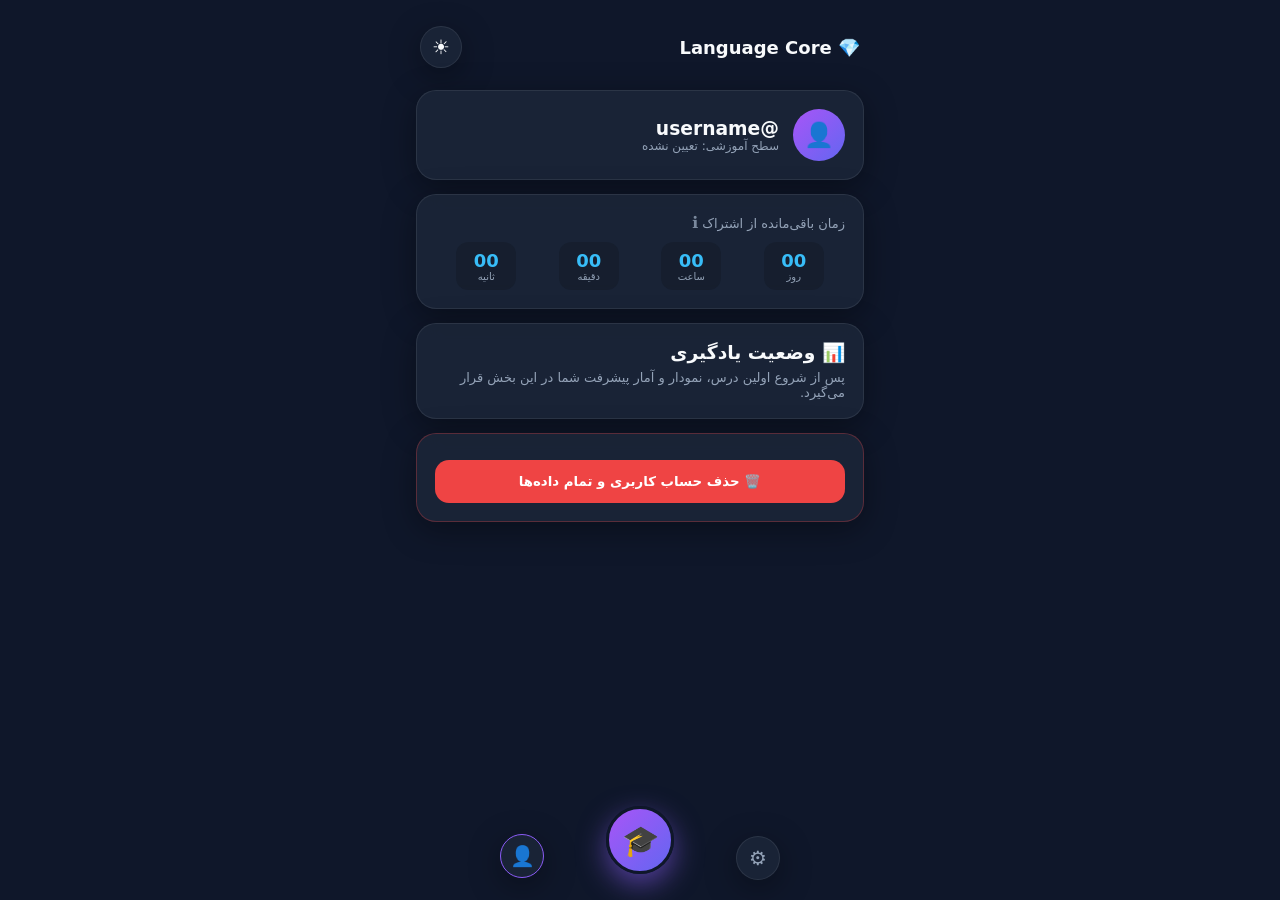
<file: index backup 3.html>
<!DOCTYPE html>
<html lang="fa" dir="rtl">
<head>
  <meta charset="UTF-8">
  <meta name="viewport" content="width=device-width, initial-scale=1.0, user-scalable=no">
  <title>Language Learning MiniApp</title>
  <script src="https://telegram.org/js/telegram-web-app.js"></script>

  <style>
    /* ========================================================= */
    /* ۱. تعریف متغیرهای تم و رنگ‌بندی (تاریک / روشن)           */
    /* ========================================================= */
    :root {
      --bg-main: #0f172a;
      --card-bg: rgba(30, 41, 59, 0.75);
      --card-border: rgba(255, 255, 255, 0.08);
      --text-main: #f8fafc;
      --text-sub: #94a3b8;
      --primary: #8b5cf6;
      --primary-gradient: linear-gradient(135deg, #a855f7 0%, #6366f1 100%);
      --accent: #38bdf8;
      --danger: #ef4444;
      --shadow: 0 8px 32px 0 rgba(0, 0, 0, 0.36);
    }

    [data-theme="light"] {
      --bg-main: #f1f5f9;
      --card-bg: rgba(255, 255, 255, 0.9);
      --card-border: rgba(0, 0, 0, 0.06);
      --text-main: #0f172a;
      --text-sub: #64748b;
      --primary: #7c3aed;
      --primary-gradient: linear-gradient(135deg, #7c3aed 0%, #4f46e5 100%);
      --accent: #0284c7;
      --danger: #dc2626;
      --shadow: 0 8px 24px 0 rgba(149, 157, 165, 0.15);
    }

    /* ========================================================= */
    /* ۲. استایل‌های عمومی بدنه و ساختار کلی                     */
    /* ========================================================= */
    * { box-sizing: border-box; margin: 0; padding: 0; font-family: system-ui, -apple-system, sans-serif; transition: all 0.2s ease; }
    body { background: var(--bg-main); color: var(--text-main); padding-bottom: 110px; user-select: none; }
    .container { padding: 16px; max-width: 480px; margin: 0 auto; }

    /* هدر بالای برنامه */
    .top-header { display: flex; justify-content: space-between; align-items: center; padding: 10px 4px; margin-bottom: 12px; }
    .theme-toggle-btn { background: var(--card-bg); border: 1px solid var(--card-border); border-radius: 50%; width: 42px; height: 42px; display: flex; align-items: center; justify-content: center; font-size: 20px; cursor: pointer; box-shadow: var(--shadow); color: var(--text-main); }

    /* کارت‌های شیشه‌ای (Glassmorphism) */
    .card { background: var(--card-bg); backdrop-filter: blur(12px); border: 1px solid var(--card-border); border-radius: 20px; padding: 18px; margin-bottom: 14px; box-shadow: var(--shadow); }

    /* باکس معکوس‌شمار زمان اشتراک */
    .timer-header { display: flex; align-items: center; justify-content: space-between; margin-bottom: 8px; }
    .info-btn { cursor: pointer; font-size: 16px; opacity: 0.8; }
    .info-btn:hover { opacity: 1; }
    .timer-box { display: flex; justify-content: space-around; direction: ltr; margin-top: 10px; text-align: center; }
    .timer-unit { background: rgba(0,0,0,0.15); padding: 8px 12px; border-radius: 12px; min-width: 60px; }
    .timer-val { font-size: 18px; font-weight: bold; color: var(--accent); }
    .timer-lbl { font-size: 10px; color: var(--text-sub); }

    /* تب‌ها */
    .tab-content { display: none; }
    .tab-content.active { display: block; animation: fadeIn 0.25s ease-in-out; }
    @keyframes fadeIn { from { opacity: 0; transform: translateY(6px); } to { opacity: 1; transform: translateY(0); } }

    /* ========================================================= */
    /* ۳. منوی شناور پایینی (اصلاح اندازه و تراز دکمه‌ها)          */
    /* ========================================================= */
    .nav-bar { 
      position: fixed; 
      bottom: 16px; 
      left: 0; 
      right: 0; 
      max-width: 280px; 
      margin: 0 auto; 
      background: transparent; /* حذف کادر و پس‌زمینه منو */
      border: none;
      display: flex; 
      justify-content: space-between; 
      align-items: flex-end; /* تراز دکمه‌ها از پایین */
      height: 70px; 
      z-index: 100; 
      pointer-events: none; 
    }

    .nav-item { 
      pointer-events: auto; 
      border: 1px solid var(--card-border); 
      background: var(--card-bg); 
      color: var(--text-sub); 
      border-radius: 50%; 
      display: flex; 
      align-items: center; 
      justify-content: center; 
      cursor: pointer; 
      box-shadow: var(--shadow);
      backdrop-filter: blur(12px);
    }

    /* دکمه‌های کناری (تنظیمات و پروفایل) - کوچکتر و پایین‌تر */
    .nav-item.side-btn {
      width: 44px;
      height: 44px;
      font-size: 20px;
      margin-bottom: 4px;
    }

    .nav-item.side-btn.active { 
      color: var(--primary); 
      border-color: var(--primary);
      transform: translateY(-2px);
    }

    /* دکمه مرکزی (آموزش) - بزرگتر و بالاتر از تراز */
    .nav-item.learn-center { 
      width: 68px; 
      height: 68px; 
      background: var(--primary-gradient); 
      color: #fff; 
      font-size: 30px; 
      box-shadow: 0 10px 28px rgba(139, 92, 246, 0.55); 
      border: 3px solid var(--bg-main); 
      transform: translateY(-10px);
    }
    
    .nav-item.learn-center.active {
      transform: translateY(-14px) scale(1.06);
    }

    /* ========================================================= */
    /* ۴. لیست آیتم‌های تنظیمات (سبک تلگرام)                     */
    /* ========================================================= */
    .settings-list { display: flex; flex-direction: column; gap: 10px; }
    .setting-item-btn {
      display: flex;
      align-items: center;
      justify-content: space-between;
      padding: 14px 16px;
      background: var(--card-bg);
      border: 1px solid var(--card-border);
      border-radius: 16px;
      color: var(--text-main);
      cursor: pointer;
      backdrop-filter: blur(8px);
    }
    .setting-item-btn:active { transform: scale(0.98); }
    .setting-item-left { display: flex; align-items: center; gap: 12px; font-weight: 500; font-size: 14px; }
    .chevron { color: var(--text-sub); font-size: 14px; }

    /* دکمه‌ها و ورودی‌ها */
    .btn { width: 100%; padding: 14px; background: var(--primary-gradient); color: #fff; border: none; border-radius: 14px; font-weight: bold; cursor: pointer; margin-top: 8px; }
    .btn-secondary { background: var(--card-bg); border: 1px solid var(--card-border); color: var(--text-main); }
    .btn-danger { background: var(--danger); }
    .input-field { width: 100%; padding: 12px; border-radius: 12px; border: 1px solid var(--card-border); background: rgba(0,0,0,0.15); color: var(--text-main); margin-bottom: 10px; font-size: 13px; }
    textarea.input-field { min-height: 80px; resize: vertical; }

    /* ========================================================= */
    /* ۵. پاپ‌آپ‌ها (Modal Popups)                                */
    /* ========================================================= */
    .modal { display: none; position: fixed; top: 0; left: 0; right: 0; bottom: 0; background: rgba(0,0,0,0.75); backdrop-filter: blur(6px); z-index: 200; align-items: center; justify-content: center; padding: 16px; }
    .modal.active { display: flex; animation: fadeIn 0.2s ease-out; }
    .modal-content { background: var(--bg-main); border: 1px solid var(--card-border); border-radius: 24px; padding: 22px; max-width: 420px; width: 100%; max-height: 85vh; overflow-y: auto; box-shadow: var(--shadow); }
    .modal-header { display: flex; justify-content: space-between; align-items: center; margin-bottom: 16px; border-bottom: 1px solid var(--card-border); padding-bottom: 10px; }
    .modal-close { background: none; border: none; font-size: 20px; color: var(--text-sub); cursor: pointer; }
  </style>
</head>
<body data-theme="dark">

  <div class="container">
    <!-- هدر بالای برنامه -->
    <div class="top-header">
      <div style="font-size: 18px; font-weight: bold;">💎 Language Core</div>
      <button class="theme-toggle-btn" id="theme-btn" onclick="toggleTheme()" title="تغییر تم">☀️</button>
    </div>

    <!-- ========================================================= -->
    <!-- صفحه ۱: داشبورد و پروفایل کاربر                          -->
    <!-- ========================================================= -->
    <div id="tab-dashboard" class="tab-content active">
      <div class="card" style="display: flex; align-items: center; gap: 14px;">
        <div style="width: 52px; height: 52px; border-radius: 50%; background: var(--primary-gradient); display: flex; align-items: center; justify-content: center; font-size: 24px; color: white;">👤</div>
        <div>
          <!-- نمایش یوزرنیم تلگرامی کاربر -->
          <h3 id="user-name">@username</h3>
          <p id="user-level" style="font-size: 12px; color: var(--text-sub);">سطح آموزشی: تعیین نشده</p>
        </div>
      </div>

      <!-- کارت زمان باقی‌مانده از اشتراک -->
      <div class="card">
        <div class="timer-header">
          <span style="font-size: 13px; color: var(--text-sub);">
            زمان باقی‌مانده از اشتراک 
            <span class="info-btn" onclick="openModal('modal-sub-info')" title="راهنما">ℹ️</span>
          </span>
        </div>
        <div class="timer-box">
          <div class="timer-unit"><div class="timer-val" id="t-sec">00</div><div class="timer-lbl">ثانیه</div></div>
          <div class="timer-unit"><div class="timer-val" id="t-min">00</div><div class="timer-lbl">دقیقه</div></div>
          <div class="timer-unit"><div class="timer-val" id="t-hrs">00</div><div class="timer-lbl">ساعت</div></div>
          <div class="timer-unit"><div class="timer-val" id="t-day">00</div><div class="timer-lbl">روز</div></div>
        </div>
      </div>

      <!-- کارت وضعیت یادگیری -->
      <div class="card">
        <h3>📊 وضعیت یادگیری</h3>
        <p style="font-size: 13px; color: var(--text-sub); margin-top: 6px;">پس از شروع اولین درس، نمودار و آمار پیشرفت شما در این بخش قرار می‌گیرد.</p>
      </div>

      <!-- دکمه حذف حساب کاربری -->
      <div class="card" style="border-color: rgba(239, 68, 68, 0.3);">
        <button class="btn btn-danger" onclick="openModal('modal-delete-acc')">🗑️ حذف حساب کاربری و تمام داده‌ها</button>
      </div>
    </div>

    <!-- ========================================================= -->
    <!-- صفحه ۲: مرکز آموزش (دکمه وسط)                            -->
    <!-- ========================================================= -->
    <div id="tab-learn" class="tab-content">
      <div class="card" style="text-align: center; padding: 32px 16px;">
        <h2>🎓 مسیر اختصاصی آموزش</h2>
        <p style="color: var(--text-sub); margin: 12px 0; font-size: 13px;">آماده شروع تعیین سطح و دریافت برنامه هوش مصنوعی هستید؟</p>
        <button class="btn" onclick="alert('اتصال به موتور هوش مصنوعی در گام بعدی انجام خواهد شد.')">شروع مسیر آموزش</button>
      </div>
    </div>

    <!-- ========================================================= -->
    <!-- صفحه ۳: تنظیمات (لیست دکمه‌های پاپ‌آپ‌دار)                   -->
    <!-- ========================================================= -->
    <div id="tab-settings" class="tab-content">
      <div class="card">
        <h3 style="margin-bottom: 16px;">⚙️ تنظیمات برنامه</h3>
        
        <div class="settings-list">
          <!-- آیتم ۱: نمایش -->
          <div class="setting-item-btn" onclick="openModal('modal-setting-display')">
            <div class="setting-item-left"><span>🎨</span> <span>تنظیمات نمایش</span></div>
            <span class="chevron">❮</span>
          </div>

          <!-- آیتم ۲: صوت -->
          <div class="setting-item-btn" onclick="openModal('modal-setting-audio')">
            <div class="setting-item-left"><span>🔊</span> <span>تنظیمات صوت</span></div>
            <span class="chevron">❮</span>
          </div>

          <!-- آیتم ۳: یادآوری -->
          <div class="setting-item-btn" onclick="openModal('modal-setting-reminder')">
            <div class="setting-item-left"><span>🔔</span> <span>یادآوری روزانه</span></div>
            <span class="chevron">❮</span>
          </div>

          <!-- آیتم ۴: حریم خصوصی -->
          <div class="setting-item-btn" onclick="openModal('modal-setting-privacy')">
            <div class="setting-item-left"><span>🛡️</span> <span>حریم خصوصی</span></div>
            <span class="chevron">❮</span>
          </div>

          <!-- آیتم ۵: درباره ما و پشتیبانی -->
          <div class="setting-item-btn" onclick="openModal('modal-setting-about')">
            <div class="setting-item-left"><span>ℹ️</span> <span>درباره ما و تماس با پشتیبانی</span></div>
            <span class="chevron">❮</span>
          </div>
        </div>
      </div>
    </div>
  </div>

  <!-- ========================================================= -->
  <!-- منوی شناور پایینی (بدون کادر، دکمه وسط بزرگتر و بالاتر)     -->
  <!-- ========================================================= -->
  <nav class="nav-bar">
    <!-- دکمه تنظیمات (سمت چپ - کوچک) -->
    <button class="nav-item side-btn" onclick="switchTab('settings', this)" title="تنظیمات">⚙️</button>

    <!-- دکمه مرکزی آموزش (برجسته و بزرگ) -->
    <button class="nav-item learn-center" onclick="switchTab('learn', this)" title="آموزش">🎓</button>

    <!-- دکمه داشبورد/پروفایل با آیکون کاربر (سمت راست - کوچک) -->
    <button class="nav-item side-btn active" onclick="switchTab('dashboard', this)" title="داشبورد و پروفایل">👤</button>
  </nav>

  <!-- ========================================================= -->
  <!-- همه پاپ‌آپ‌ها (MODALS)                                       -->
  <!-- ========================================================= -->

  <!-- ۱. پاپ‌آپ راهنمای اشتراک -->
  <div class="modal" id="modal-sub-info">
    <div class="modal-content">
      <div class="modal-header">
        <h4>ℹ️ زمان باقی‌مانده از اشتراک</h4>
        <button class="modal-close" onclick="closeModal('modal-sub-info')">✕</button>
      </div>
      <p style="font-size: 13px; color: var(--text-sub); line-height: 1.6;">
        دوره تست رایگان به مدت <b>۷ روز کامل</b> از لحظه شروع اولین جلسه آموزش برای شما فعال می‌شود. در این مدت به تمامی امکانات هوش مصنوعی، فلش‌کارت‌ها و گوینده‌های صوتی دسترسی نامحدود خواهید داشت.
      </p>
      <button class="btn btn-secondary" onclick="closeModal('modal-sub-info')" style="margin-top: 16px;">متوجه شدم</button>
    </div>
  </div>

  <!-- ۲. پاپ‌آپ حذف حساب کاربری -->
  <div class="modal" id="modal-delete-acc">
    <div class="modal-content" style="text-align: center;">
      <h3 style="color: var(--danger); margin-bottom: 10px;">⚠️ حذف حساب کاربری</h3>
      <p style="font-size: 12px; color: var(--text-sub); margin-bottom: 16px; line-height: 1.5;">
        تمام داده‌ها، پیشرفت لایتنر و تاریخچه فعالیت شما به‌صورت دائمی از دیتابیس پاک خواهد شد و غیرقابل بازیابی است. آیا اطمینان دارید؟
      </p>
      <div style="display: flex; gap: 8px;">
        <button class="btn btn-danger" onclick="executeAccountDeletion()">تأیید حذف کامل</button>
        <button class="btn btn-secondary" onclick="closeModal('modal-delete-acc')">انصراف</button>
      </div>
    </div>
  </div>

  <!-- ۳. پاپ‌آپ تنظیمات نمایش -->
  <div class="modal" id="modal-setting-display">
    <div class="modal-content">
      <div class="modal-header">
        <h4>🎨 تنظیمات نمایش</h4>
        <button class="modal-close" onclick="closeModal('modal-setting-display')">✕</button>
      </div>
      <label style="font-size: 12px; color: var(--text-sub);">انتخاب فونت برنامه:</label>
      <select class="input-field"><option>وزیر متن (پیش‌فرض)</option><option>یکان پلاس</option></select>
      <label style="font-size: 12px; color: var(--text-sub);">اندازه قلم:</label>
      <select class="input-field"><option>متوسط (استاندارد)</option><option>بزرگ</option></select>
      <button class="btn" onclick="closeModal('modal-setting-display')">ذخیره تغییرات</button>
    </div>
  </div>

  <!-- ۴. پاپ‌آپ تنظیمات صوت -->
  <div class="modal" id="modal-setting-audio">
    <div class="modal-content">
      <div class="modal-header">
        <h4>🔊 تنظیمات صوت و گوینده</h4>
        <button class="modal-close" onclick="closeModal('modal-setting-audio')">✕</button>
      </div>
      <label style="font-size: 12px; color: var(--text-sub);">انتخاب شخصیت گوینده (۱۰ مدل AI):</label>
      <select class="input-field">
        <option>1. الکس (مرد - انگلیسی رسمی)</option>
        <option>2. سارا (زن - انگلیسی لهجه آمریکایی)</option>
        <option>3. دیوید (مرد - لهجه بریتانیایی)</option>
        <option>4. معلم صبور (آرام و کُند)</option>
      </select>
      <p style="font-size: 11px; color: var(--text-sub); margin-bottom: 10px;">امکان پخش نمونه صدای گوینده در فاز بعدی فعال خواهد شد.</p>
      <button class="btn" onclick="closeModal('modal-setting-audio')">تأیید</button>
    </div>
  </div>

  <!-- ۵. پاپ‌آپ تنظیمات یادآوری -->
  <div class="modal" id="modal-setting-reminder">
    <div class="modal-content">
      <div class="modal-header">
        <h4>🔔 یادآوری روزانه مطالعه</h4>
        <button class="modal-close" onclick="closeModal('modal-setting-reminder')">✕</button>
      </div>
      <label style="font-size: 12px; color: var(--text-sub);">زمان یادآوری روزانه:</label>
      <input type="time" class="input-field" value="20:00">
      <button class="btn" onclick="closeModal('modal-setting-reminder')">ثبت زمان یادآوری</button>
    </div>
  </div>

  <!-- ۶. پاپ‌آپ حریم خصوصی (متن کامل و حرفه‌ای) -->
  <div class="modal" id="modal-setting-privacy">
    <div class="modal-content">
      <div class="modal-header">
        <h4>🛡️ سیاست حریم خصوصی و امنیت داده‌ها</h4>
        <button class="modal-close" onclick="closeModal('modal-setting-privacy')">✕</button>
      </div>
      <div style="font-size: 12px; color: var(--text-sub); line-height: 1.7; display: flex; flex-direction: column; gap: 10px;">
        <p><b>۱. شفافیت کامل در ذخیره‌سازی:</b> ما فقط داده‌هایی را ذخیره می‌کنیم که مستقیماً برای الگوریتم لایتنر و شخصی‌سازی مسیر یادگیری شما ضروری است.</p>
        <p><b>۲. امنیت و رمزنگاری:</b> تمامی ارتباطات تحت گواهی TLS 1.3 و رمزنگاری چندلایه قرار دارند. شماره تلفن شما هرگز دریافت یا ذخیره نمی‌شود.</p>
        <p><b>۳. عدم واگذاری به ثالث:</b> داده‌های تمرینی شما کاملاً محرمانه بوده و به هیچ سازمان یا مجموعه ثالثی فروخته یا واگذار نخواهد شد.</p>
        <p><b>۴. حق حذف کامل (Right to be Forgotten):</b> شما در هر لحظه می‌توانید با یک کلیک در بخش داشبورد، تمامی اطلاعات و سوابق خود را به‌طور کامل و دائمی از دیتابیس پاک کنید.</p>
      </div>
      <button class="btn btn-secondary" onclick="closeModal('modal-setting-privacy')" style="margin-top: 14px;">بستن</button>
    </div>
  </div>

  <!-- ۷. پاپ‌آپ درباره ما + منطق هوش مصنوعی + فرم تماس با ما -->
  <div class="modal" id="modal-setting-about">
    <div class="modal-content">
      <div class="modal-header">
        <h4>ℹ️ درباره ما و نحوه عملکرد برنامه</h4>
        <button class="modal-close" onclick="closeModal('modal-setting-about')">✕</button>
      </div>
      
      <!-- توضیحات درباره منطق برنامه -->
      <div style="font-size: 12px; color: var(--text-sub); line-height: 1.6; margin-bottom: 16px;">
        <p style="margin-bottom: 8px;"><b>🤖 منطق آموزشی هوشمند (AI Core):</b></p>
        <p>این سیستم بر خلاف متدهای سنتی، با استفاده از مدل هوش مصنوعی تعاملی، وضعیت دقیق علمی و سرعت یادگیری شما را تحلیل کرده و یک <b>مسیر ۱۰۰٪ اختصاصی</b> طراحی می‌کند.</p>
        <p style="margin-top: 6px;">ترکیب تکنیک <b>جعبه لایتنر هوشمند</b>، تمرینات <b>شبکه‌سازی واژگان</b> و گوینده صوتی به شما کمک می‌کند تا زبان را به‌صورت طبیعی فرا بگیرید.</p>
      </div>

      <hr style="border: 0; border-top: 1px solid var(--card-border); margin: 14px 0;">

      <!-- بخش تماس با ما -->
      <h4 style="margin-bottom: 10px; font-size: 13px;">📞 تماس با پشتیبانی</h4>
      
      <div style="display: flex; flex-direction: column; gap: 8px; margin-bottom: 14px;">
        <a href="https://t.me/Support_Handle" target="_blank" style="text-decoration: none;">
          <div class="btn btn-secondary" style="font-size: 12px; text-align: center;">💬 ارتباط مستقیم در تلگرام (@Support_Handle)</div>
        </a>
        <div style="font-size: 11px; color: var(--text-sub); text-align: center;">✉️ ایمیل پشتیبانی: support@languageapp.com</div>
      </div>

      <!-- فرم ثبت پیام (UI) -->
      <div style="background: rgba(0,0,0,0.1); padding: 12px; border-radius: 14px; border: 1px solid var(--card-border);">
        <p style="font-size: 11px; color: var(--text-sub); margin-bottom: 8px;">ارسال پیام مستقیم به پشتیبانی:</p>
        <input type="text" id="ticket-subject" class="input-field" placeholder="موضوع پیام...">
        <textarea id="ticket-body" class="input-field" placeholder="متن پیام شما..."></textarea>
        <button class="btn" onclick="submitContactForm()">ارسال پیام</button>
      </div>
    </div>
  </div>

  <!-- ========================================================= -->
  <!-- کدهای JavaScript با خطوط راهنما جهت دیباگ سریع             -->
  <!-- ========================================================= -->
  <script>
    // اتصال اولیه به وب‌اپ تلگرام
    const tg = window.Telegram.WebApp;
    tg.expand();

    // آدرس‌های وب‌فوک n8n (در صورت فعال‌سازی بک‌اند متصل می‌شود)
    const N8N_AUTH_URL = "https://sahand212.app.n8n.cloud/webhook/auth"; 
    const N8N_DELETE_URL = "https://sahand212.app.n8n.cloud/webhook/delete-account";

    let currentUserTelegramId = null;

    // =========================================================
    // ۱. مدیریت پاپ‌آپ‌ها (Modals Engine)
    // =========================================================
    function openModal(modalId) {
      try {
        const m = document.getElementById(modalId);
        if (m) m.classList.add('active');
      } catch (err) {
        console.error("خطا در باز کردن پاپ‌آپ:", err);
      }
    }

    function closeModal(modalId) {
      try {
        const m = document.getElementById(modalId);
        if (m) m.classList.remove('active');
      } catch (err) {
        console.error("خطا در بستن پاپ‌آپ:", err);
      }
    }

    // =========================================================
    // ۲. سیستم تعویض تب‌ها (Navigation Engine)
    // =========================================================
    function switchTab(tabId, el) {
      try {
        document.querySelectorAll('.tab-content').forEach(tab => tab.classList.remove('active'));
        document.querySelectorAll('.nav-item').forEach(item => item.classList.remove('active'));

        const targetTab = document.getElementById('tab-' + tabId);
        if (targetTab) targetTab.classList.add('active');
        if (el) el.classList.add('active');
      } catch (err) {
        console.error("خطا در تعویض تب:", err);
      }
    }

    // =========================================================
    // ۳. تغییر تم (روز / شب)
    // =========================================================
    function toggleTheme() {
      try {
        const body = document.body;
        const themeBtn = document.getElementById('theme-btn');
        const isDark = body.getAttribute('data-theme') === 'dark';
        
        body.setAttribute('data-theme', isDark ? 'light' : 'dark');
        if (themeBtn) themeBtn.innerText = isDark ? '🌙' : '☀️';
      } catch (err) {
        console.error("خطا در تغییر تم:", err);
      }
    }

    // =========================================================
    // ۴. موتور تایمر معکوس اشتراک (با فال‌بک ۷ روزه برای فرانت‌اند)
    // =========================================================
    function startCountdown(targetDateMs) {
      setInterval(() => {
        const now = new Date().getTime();
        const diff = targetDateMs - now;

        if (diff <= 0) {
          document.getElementById('t-day').innerText = "00";
          document.getElementById('t-hrs').innerText = "00";
          document.getElementById('t-min').innerText = "00";
          document.getElementById('t-sec').innerText = "00";
          return;
        }

        const days = Math.floor(diff / (1000 * 60 * 60 * 24));
        const hours = Math.floor((diff % (1000 * 60 * 60 * 24)) / (1000 * 60 * 60));
        const minutes = Math.floor((diff % (1000 * 60 * 60)) / (1000 * 60));
        const seconds = Math.floor((diff % (1000 * 60)) / 1000);

        document.getElementById('t-day').innerText = String(days).padStart(2, '0');
        document.getElementById('t-hrs').innerText = String(hours).padStart(2, '0');
        document.getElementById('t-min').innerText = String(minutes).padStart(2, '0');
        document.getElementById('t-sec').innerText = String(seconds).padStart(2, '0');
      }, 1000);
    }

    // =========================================================
    // ۵. اجرای عملیات حذف حساب کاربری (تست محلی + اتصال n8n)
    // =========================================================
    async function executeAccountDeletion() {
      closeModal('modal-delete-acc');
      try {
        // تلاش برای فراخوانی API حذف در n8n
        await fetch(N8N_DELETE_URL, {
          method: "POST",
          headers: { "Content-Type": "application/json" },
          body: JSON.stringify({ telegram_id: currentUserTelegramId })
        });
      } catch (e) {
        console.warn("حالت آفلاین/تست: ارتباط با n8n برقرار نشد، اما فرانت‌اند پاک‌سازی گردید.");
      }
      
      alert('حساب کاربری و تمامی داده‌های شما با موفقیت پاک شد.');
      if (tg && tg.close) tg.close();
    }

    // =========================================================
    // ۶. فرم تماس با پشتیبانی (ثبت تیکت UI)
    // =========================================================
    function submitContactForm() {
      const subj = document.getElementById('ticket-subject').value;
      const body = document.getElementById('ticket-body').value;

      if (!subj || !body) {
        alert('لطفاً عنوان و متن پیام را وارد کنید.');
        return;
      }

      // در فاز بعدی این اطلاعات به API ثبت تیکت ارسال خواهد شد
      alert('پیام شما با موفقیت ثبت شد. به‌زودی از طریق تلگرام با شما تماس خواهیم گرفت.');
      document.getElementById('ticket-subject').value = '';
      document.getElementById('ticket-body').value = '';
      closeModal('modal-setting-about');
    }

    // =========================================================
    // ۷. راه اندازی اولیه برنامه و دریافت یوزرنیم تلگرام
    // =========================================================
    async function initApp() {
      const user = tg.initDataUnsafe?.user || { id: 123456789, username: "demo_user", first_name: "کاربر تست" };
      currentUserTelegramId = user.id;

      // نمایش یوزرنیم تلگرام کاربر
      const nameEl = document.getElementById('user-name');
      if (nameEl) {
        nameEl.innerText = user.username ? `@${user.username}` : (user.first_name || "کاربر ناشناس");
      }

      // تایمر فال‌بک ۷ روزه در صورت عدم دریافت از بک‌اند
      let defaultTrialEnd = new Date().getTime() + (7 * 24 * 60 * 60 * 1000);

      try {
        const response = await fetch(N8N_AUTH_URL, {
          method: "POST",
          headers: { "Content-Type": "application/json" },
          body: JSON.stringify({ telegram_id: user.id, username: user.username, first_name: user.first_name })
        });
        
        const data = await response.json();
        const userData = Array.isArray(data) ? data[0] : data;

        if (userData && userData.trial_ends_at) {
          defaultTrialEnd = new Date(userData.trial_ends_at).getTime();
        }
      } catch (err) {
        console.warn("استفاده از تایمر پیش‌فرض ۷ روزه آزمایشی.");
      }

      startCountdown(defaultTrialEnd);
    }

    // اجرای برنامه
    initApp();
  </script>
</body>
</html>
</file>
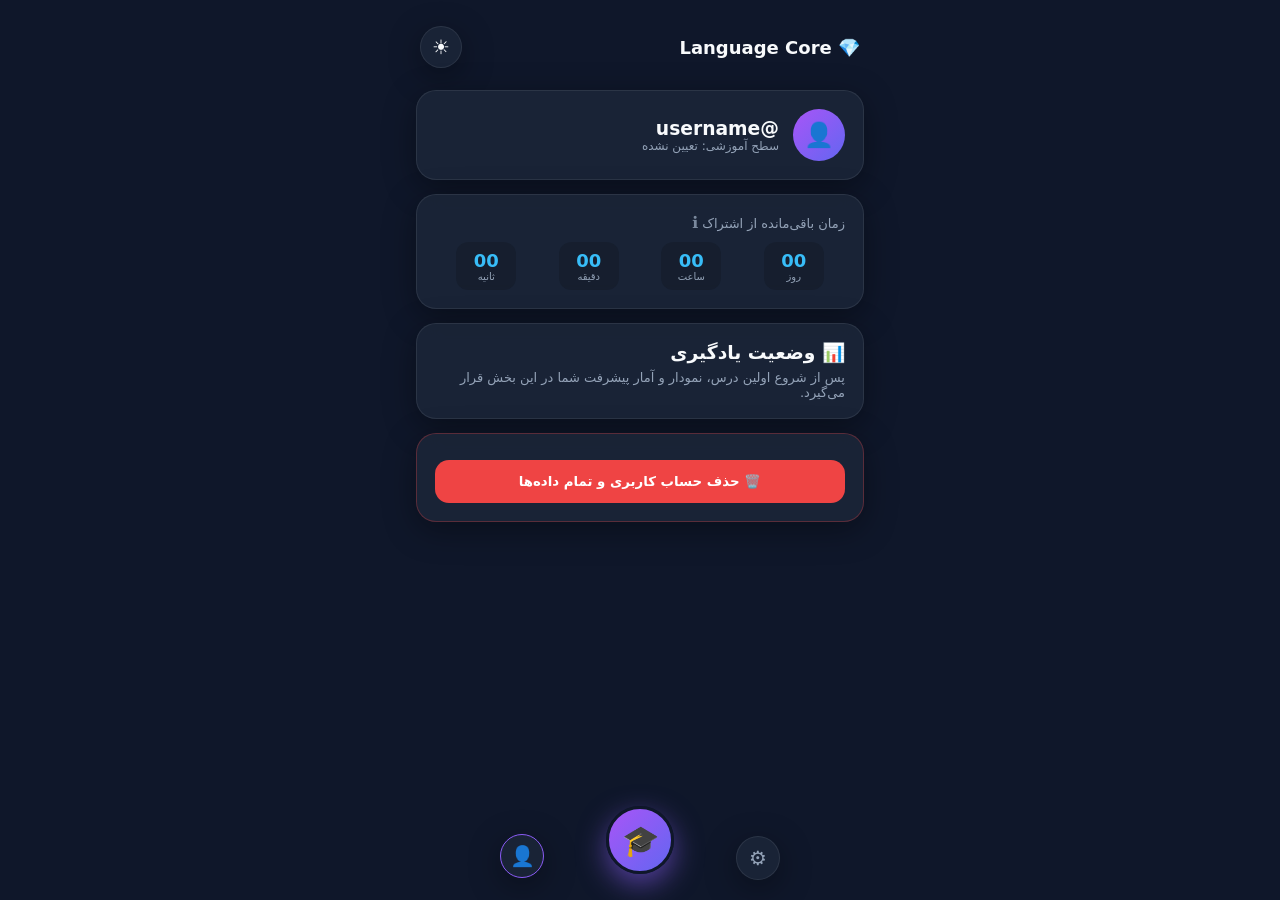
<file: index backup 4.html>
<!DOCTYPE html>
<html lang="fa" dir="rtl">
<head>
  <meta charset="UTF-8">
  <meta name="viewport" content="width=device-width, initial-scale=1.0, user-scalable=no">
  <title>Language Learning MiniApp</title>
  <script src="https://telegram.org/js/telegram-web-app.js"></script>

  <style>
    /* ========================================================= */
    /* ۱. تعریف متغیرهای تم و رنگ‌بندی (تاریک / روشن)           */
    /* ========================================================= */
    :root {
      --bg-main: #0f172a;
      --card-bg: rgba(30, 41, 59, 0.75);
      --card-border: rgba(255, 255, 255, 0.08);
      --text-main: #f8fafc;
      --text-sub: #94a3b8;
      --primary: #8b5cf6;
      --primary-gradient: linear-gradient(135deg, #a855f7 0%, #6366f1 100%);
      --accent: #38bdf8;
      --danger: #ef4444;
      --shadow: 0 8px 32px 0 rgba(0, 0, 0, 0.36);
    }

    [data-theme="light"] {
      --bg-main: #f1f5f9;
      --card-bg: rgba(255, 255, 255, 0.9);
      --card-border: rgba(0, 0, 0, 0.06);
      --text-main: #0f172a;
      --text-sub: #64748b;
      --primary: #7c3aed;
      --primary-gradient: linear-gradient(135deg, #7c3aed 0%, #4f46e5 100%);
      --accent: #0284c7;
      --danger: #dc2626;
      --shadow: 0 8px 24px 0 rgba(149, 157, 165, 0.15);
    }

    /* ========================================================= */
    /* ۲. استایل‌های عمومی بدنه و ساختار کلی                     */
    /* ========================================================= */
    * { box-sizing: border-box; margin: 0; padding: 0; font-family: system-ui, -apple-system, sans-serif; transition: all 0.2s ease; }
    body { background: var(--bg-main); color: var(--text-main); padding-bottom: 110px; user-select: none; }
    .container { padding: 16px; max-width: 480px; margin: 0 auto; }

    /* هدر بالای برنامه */
    .top-header { display: flex; justify-content: space-between; align-items: center; padding: 10px 4px; margin-bottom: 12px; }
    .theme-toggle-btn { background: var(--card-bg); border: 1px solid var(--card-border); border-radius: 50%; width: 42px; height: 42px; display: flex; align-items: center; justify-content: center; font-size: 20px; cursor: pointer; box-shadow: var(--shadow); color: var(--text-main); }

    /* کارت‌های شیشه‌ای (Glassmorphism) */
    .card { background: var(--card-bg); backdrop-filter: blur(12px); border: 1px solid var(--card-border); border-radius: 20px; padding: 18px; margin-bottom: 14px; box-shadow: var(--shadow); }

    /* باکس معکوس‌شمار زمان اشتراک */
    .timer-header { display: flex; align-items: center; justify-content: space-between; margin-bottom: 8px; }
    .info-btn { cursor: pointer; font-size: 16px; opacity: 0.8; }
    .info-btn:hover { opacity: 1; }
    .timer-box { display: flex; justify-content: space-around; direction: ltr; margin-top: 10px; text-align: center; }
    .timer-unit { background: rgba(0,0,0,0.15); padding: 8px 12px; border-radius: 12px; min-width: 60px; }
    .timer-val { font-size: 18px; font-weight: bold; color: var(--accent); }
    .timer-lbl { font-size: 10px; color: var(--text-sub); }

    /* تب‌ها */
    .tab-content { display: none; }
    .tab-content.active { display: block; animation: fadeIn 0.25s ease-in-out; }
    @keyframes fadeIn { from { opacity: 0; transform: translateY(6px); } to { opacity: 1; transform: translateY(0); } }

    /* ========================================================= */
    /* ۳. منوی شناور پایینی (اصلاح اندازه و تراز دکمه‌ها)          */
    /* ========================================================= */
    .nav-bar { 
      position: fixed; 
      bottom: 16px; 
      left: 0; 
      right: 0; 
      max-width: 280px; 
      margin: 0 auto; 
      background: transparent; 
      border: none;
      display: flex; 
      justify-content: space-between; 
      align-items: flex-end; 
      height: 70px; 
      z-index: 100; 
      pointer-events: none; 
    }

    .nav-item { 
      pointer-events: auto; 
      border: 1px solid var(--card-border); 
      background: var(--card-bg); 
      color: var(--text-sub); 
      border-radius: 50%; 
      display: flex; 
      align-items: center; 
      justify-content: center; 
      cursor: pointer; 
      box-shadow: var(--shadow);
      backdrop-filter: blur(12px);
    }

    .nav-item.side-btn {
      width: 44px;
      height: 44px;
      font-size: 20px;
      margin-bottom: 4px;
    }

    .nav-item.side-btn.active { 
      color: var(--primary); 
      border-color: var(--primary);
      transform: translateY(-2px);
    }

    .nav-item.learn-center { 
      width: 68px; 
      height: 68px; 
      background: var(--primary-gradient); 
      color: #fff; 
      font-size: 30px; 
      box-shadow: 0 10px 28px rgba(139, 92, 246, 0.55); 
      border: 3px solid var(--bg-main); 
      transform: translateY(-10px);
    }
    
    .nav-item.learn-center.active {
      transform: translateY(-14px) scale(1.06);
    }

    /* ========================================================= */
    /* ۴. لیست آیتم‌های تنظیمات (سبک تلگرام)                     */
    /* ========================================================= */
    .settings-list { display: flex; flex-direction: column; gap: 10px; }
    .setting-item-btn {
      display: flex;
      align-items: center;
      justify-content: space-between;
      padding: 14px 16px;
      background: var(--card-bg);
      border: 1px solid var(--card-border);
      border-radius: 16px;
      color: var(--text-main);
      cursor: pointer;
      backdrop-filter: blur(8px);
    }
    .setting-item-btn:active { transform: scale(0.98); }
    .setting-item-left { display: flex; align-items: center; gap: 12px; font-weight: 500; font-size: 14px; }
    .chevron { color: var(--text-sub); font-size: 14px; }

    /* دکمه‌ها و ورودی‌ها */
    .btn { width: 100%; padding: 14px; background: var(--primary-gradient); color: #fff; border: none; border-radius: 14px; font-weight: bold; cursor: pointer; margin-top: 8px; }
    .btn-secondary { background: var(--card-bg); border: 1px solid var(--card-border); color: var(--text-main); }
    .btn-danger { background: var(--danger); }
    .input-field { width: 100%; padding: 12px; border-radius: 12px; border: 1px solid var(--card-border); background: rgba(0,0,0,0.15); color: var(--text-main); margin-bottom: 10px; font-size: 13px; }
    textarea.input-field { min-height: 80px; resize: vertical; }

    /* ========================================================= */
    /* ۵. پاپ‌آپ‌ها (Modal Popups)                                */
    /* ========================================================= */
    .modal { display: none; position: fixed; top: 0; left: 0; right: 0; bottom: 0; background: rgba(0,0,0,0.75); backdrop-filter: blur(6px); z-index: 200; align-items: center; justify-content: center; padding: 16px; }
    .modal.active { display: flex; animation: fadeIn 0.2s ease-out; }
    .modal-content { background: var(--bg-main); border: 1px solid var(--card-border); border-radius: 24px; padding: 22px; max-width: 420px; width: 100%; max-height: 85vh; overflow-y: auto; box-shadow: var(--shadow); }
    .modal-header { display: flex; justify-content: space-between; align-items: center; margin-bottom: 16px; border-bottom: 1px solid var(--card-border); padding-bottom: 10px; }
    .modal-close { background: none; border: none; font-size: 20px; color: var(--text-sub); cursor: pointer; }
  </style>
</head>
<body data-theme="dark">

  <div class="container">
    <!-- هدر بالای برنامه -->
    <div class="top-header">
      <div style="font-size: 18px; font-weight: bold;">💎 Language Core</div>
      <button class="theme-toggle-btn" id="theme-btn" onclick="toggleTheme()" title="تغییر تم">☀️</button>
    </div>

    <!-- ========================================================= -->
    <!-- صفحه ۱: داشبورد و پروفایل کاربر                          -->
    <!-- ========================================================= -->
    <div id="tab-dashboard" class="tab-content active">
      <div class="card" style="display: flex; align-items: center; gap: 14px;">
        <div style="width: 52px; height: 52px; border-radius: 50%; background: var(--primary-gradient); display: flex; align-items: center; justify-content: center; font-size: 24px; color: white;">👤</div>
        <div>
          <h3 id="user-name">@username</h3>
          <p id="user-level" style="font-size: 12px; color: var(--text-sub);">سطح آموزشی: تعیین نشده</p>
        </div>
      </div>

      <!-- کارت زمان باقی‌مانده از اشتراک -->
      <div class="card">
        <div class="timer-header">
          <span style="font-size: 13px; color: var(--text-sub);">
            زمان باقی‌مانده از اشتراک 
            <span class="info-btn" onclick="openModal('modal-sub-info')" title="راهنما">ℹ️</span>
          </span>
        </div>
        <div class="timer-box">
          <div class="timer-unit"><div class="timer-val" id="t-sec">00</div><div class="timer-lbl">ثانیه</div></div>
          <div class="timer-unit"><div class="timer-val" id="t-min">00</div><div class="timer-lbl">دقیقه</div></div>
          <div class="timer-unit"><div class="timer-val" id="t-hrs">00</div><div class="timer-lbl">ساعت</div></div>
          <div class="timer-unit"><div class="timer-val" id="t-day">00</div><div class="timer-lbl">روز</div></div>
        </div>
      </div>

      <!-- کارت وضعیت یادگیری -->
      <div class="card">
        <h3>📊 وضعیت یادگیری</h3>
        <p style="font-size: 13px; color: var(--text-sub); margin-top: 6px;">پس از شروع اولین درس، نمودار و آمار پیشرفت شما در این بخش قرار می‌گیرد.</p>
      </div>

      <!-- دکمه حذف حساب کاربری -->
      <div class="card" style="border-color: rgba(239, 68, 68, 0.3);">
        <button class="btn btn-danger" onclick="openModal('modal-delete-acc')">🗑️ حذف حساب کاربری و تمام داده‌ها</button>
      </div>
    </div>

    <!-- ========================================================= -->
    <!-- صفحه ۲: مرکز آموزش (دکمه وسط)                            -->
    <!-- ========================================================= -->
    <div id="tab-learn" class="tab-content">
      <div class="card" style="text-align: center; padding: 32px 16px;">
        <h2>🎓 مسیر اختصاصی آموزش</h2>
        <p style="color: var(--text-sub); margin: 12px 0; font-size: 13px;">آماده شروع تعیین سطح و دریافت برنامه هوش مصنوعی هستید؟</p>
        <button class="btn" onclick="alert('اتصال به موتور هوش مصنوعی در گام بعدی انجام خواهد شد.')">شروع مسیر آموزش</button>
      </div>
    </div>

    <!-- ========================================================= -->
    <!-- صفحه ۳: تنظیمات (لیست دکمه‌های پاپ‌آپ‌دار)                   -->
    <!-- ========================================================= -->
    <div id="tab-settings" class="tab-content">
      <div class="card">
        <h3 style="margin-bottom: 16px;">⚙️ تنظیمات برنامه</h3>
        
        <div class="settings-list">
          <div class="setting-item-btn" onclick="openModal('modal-setting-display')">
            <div class="setting-item-left"><span>🎨</span> <span>تنظیمات نمایش</span></div>
            <span class="chevron">❮</span>
          </div>

          <div class="setting-item-btn" onclick="openModal('modal-setting-audio')">
            <div class="setting-item-left"><span>🔊</span> <span>تنظیمات صوت</span></div>
            <span class="chevron">❮</span>
          </div>

          <div class="setting-item-btn" onclick="openModal('modal-setting-reminder')">
            <div class="setting-item-left"><span>🔔</span> <span>یادآوری روزانه</span></div>
            <span class="chevron">❮</span>
          </div>

          <div class="setting-item-btn" onclick="openModal('modal-setting-privacy')">
            <div class="setting-item-left"><span>🛡️</span> <span>حریم خصوصی</span></div>
            <span class="chevron">❮</span>
          </div>

          <div class="setting-item-btn" onclick="openModal('modal-setting-about')">
            <div class="setting-item-left"><span>ℹ️</span> <span>درباره ما و تماس با پشتیبانی</span></div>
            <span class="chevron">❮</span>
          </div>
        </div>
      </div>
    </div>
  </div>

  <!-- ========================================================= -->
  <!-- منوی شناور پایینی                                         -->
  <!-- ========================================================= -->
  <nav class="nav-bar">
    <button class="nav-item side-btn" onclick="switchTab('settings', this)" title="تنظیمات">⚙️</button>
    <button class="nav-item learn-center" onclick="switchTab('learn', this)" title="آموزش">🎓</button>
    <button class="nav-item side-btn active" onclick="switchTab('dashboard', this)" title="داشبورد و پروفایل">👤</button>
  </nav>

  <!-- ========================================================= -->
  <!-- پاپ‌آپ‌ها (MODALS)                                       -->
  <!-- ========================================================= -->

  <div class="modal" id="modal-sub-info">
    <div class="modal-content">
      <div class="modal-header">
        <h4>ℹ️ زمان باقی‌مانده از اشتراک</h4>
        <button class="modal-close" onclick="closeModal('modal-sub-info')">✕</button>
      </div>
      <p style="font-size: 13px; color: var(--text-sub); line-height: 1.6;">
        دوره تست رایگان به مدت <b>۷ روز کامل</b> از لحظه شروع اولین جلسه آموزش برای شما فعال می‌شود. در این مدت به تمامی امکانات هوش مصنوعی، فلش‌کارت‌ها و گوینده‌های صوتی دسترسی نامحدود خواهید داشت.
      </p>
      <button class="btn btn-secondary" onclick="closeModal('modal-sub-info')" style="margin-top: 16px;">متوجه شدم</button>
    </div>
  </div>

  <div class="modal" id="modal-delete-acc">
    <div class="modal-content" style="text-align: center;">
      <h3 style="color: var(--danger); margin-bottom: 10px;">⚠️ حذف حساب کاربری</h3>
      <p style="font-size: 12px; color: var(--text-sub); margin-bottom: 16px; line-height: 1.5;">
        تمام داده‌ها، پیشرفت لایتنر و تاریخچه فعالیت شما به‌صورت دائمی از دیتابیس پاک خواهد شد و غیرقابل بازیابی است. آیا اطمینان دارید؟
      </p>
      <div style="display: flex; gap: 8px;">
        <button class="btn btn-danger" onclick="executeAccountDeletion()">تأیید حذف کامل</button>
        <button class="btn btn-secondary" onclick="closeModal('modal-delete-acc')">انصراف</button>
      </div>
    </div>
  </div>

  <div class="modal" id="modal-setting-display">
    <div class="modal-content">
      <div class="modal-header">
        <h4>🎨 تنظیمات نمایش</h4>
        <button class="modal-close" onclick="closeModal('modal-setting-display')">✕</button>
      </div>
      <label style="font-size: 12px; color: var(--text-sub);">انتخاب فونت برنامه:</label>
      <select class="input-field"><option>وزیر متن (پیش‌فرض)</option><option>یکان پلاس</option></select>
      <label style="font-size: 12px; color: var(--text-sub);">اندازه قلم:</label>
      <select class="input-field"><option>متوسط (استاندارد)</option><option>بزرگ</option></select>
      <button class="btn" onclick="closeModal('modal-setting-display')">ذخیره تغییرات</button>
    </div>
  </div>

  <div class="modal" id="modal-setting-audio">
    <div class="modal-content">
      <div class="modal-header">
        <h4>🔊 تنظیمات صوت و گوینده</h4>
        <button class="modal-close" onclick="closeModal('modal-setting-audio')">✕</button>
      </div>
      <label style="font-size: 12px; color: var(--text-sub);">انتخاب شخصیت گوینده (۱۰ مدل AI):</label>
      <select class="input-field">
        <option>1. الکس (مرد - انگلیسی رسمی)</option>
        <option>2. سارا (زن - انگلیسی لهجه آمریکایی)</option>
        <option>3. دیوید (مرد - لهجه بریتانیایی)</option>
        <option>4. معلم صبور (آرام و کُند)</option>
      </select>
      <p style="font-size: 11px; color: var(--text-sub); margin-bottom: 10px;">امکان پخش نمونه صدای گوینده در فاز بعدی فعال خواهد شد.</p>
      <button class="btn" onclick="closeModal('modal-setting-audio')">تأیید</button>
    </div>
  </div>

  <div class="modal" id="modal-setting-reminder">
    <div class="modal-content">
      <div class="modal-header">
        <h4>🔔 یادآوری روزانه مطالعه</h4>
        <button class="modal-close" onclick="closeModal('modal-setting-reminder')">✕</button>
      </div>
      <label style="font-size: 12px; color: var(--text-sub);">زمان یادآوری روزانه:</label>
      <input type="time" class="input-field" value="20:00">
      <button class="btn" onclick="closeModal('modal-setting-reminder')">ثبت زمان یادآوری</button>
    </div>
  </div>

  <div class="modal" id="modal-setting-privacy">
    <div class="modal-content">
      <div class="modal-header">
        <h4>🛡️ سیاست حریم خصوصی و امنیت داده‌ها</h4>
        <button class="modal-close" onclick="closeModal('modal-setting-privacy')">✕</button>
      </div>
      <div style="font-size: 12px; color: var(--text-sub); line-height: 1.7; display: flex; flex-direction: column; gap: 10px;">
        <p><b>۱. شفافیت کامل در ذخیره‌سازی:</b> ما فقط داده‌هایی را ذخیره می‌کنیم که مستقیماً برای الگوریتم لایتنر و شخصی‌سازی مسیر یادگیری شما ضروری است.</p>
        <p><b>۲. امنیت و رمزنگاری:</b> تمامی ارتباطات تحت گواهی TLS 1.3 و رمزنگاری چندلایه قرار دارند. شماره تلفن شما هرگز دریافت یا ذخیره نمی‌شود.</p>
        <p><b>۳. عدم واگذاری به ثالث:</b> داده‌های تمرینی شما کاملاً محرمانه بوده و به هیچ سازمان یا مجموعه ثالثی فروخته یا واگذار نخواهد شد.</p>
        <p><b>۴. حق حذف کامل (Right to be Forgotten):</b> شما در هر لحظه می‌توانید با یک کلیک در بخش داشبورد، تمامی اطلاعات و سوابق خود را به‌طور کامل و دائمی از دیتابیس پاک کنید.</p>
      </div>
      <button class="btn btn-secondary" onclick="closeModal('modal-setting-privacy')" style="margin-top: 14px;">بستن</button>
    </div>
  </div>

  <div class="modal" id="modal-setting-about">
    <div class="modal-content">
      <div class="modal-header">
        <h4>ℹ️ درباره ما و نحوه عملکرد برنامه</h4>
        <button class="modal-close" onclick="closeModal('modal-setting-about')">✕</button>
      </div>
      
      <div style="font-size: 12px; color: var(--text-sub); line-height: 1.6; margin-bottom: 16px;">
        <p style="margin-bottom: 8px;"><b>🤖 منطق آموزشی هوشمند (AI Core):</b></p>
        <p>این سیستم بر خلاف متدهای سنتی، با استفاده از مدل هوش مصنوعی تعاملی، وضعیت دقیق علمی و سرعت یادگیری شما را تحلیل کرده و یک <b>مسیر ۱۰۰٪ اختصاصی</b> طراحی می‌کند.</p>
        <p style="margin-top: 6px;">ترکیب تکنیک <b>جعبه لایتنر هوشمند</b>، تمرینات <b>شبکه‌سازی واژگان</b> و گوینده صوتی به شما کمک می‌کند تا زبان را به‌صورت طبیعی فرا بگیرید.</p>
      </div>

      <hr style="border: 0; border-top: 1px solid var(--card-border); margin: 14px 0;">

      <h4 style="margin-bottom: 10px; font-size: 13px;">📞 تماس با پشتیبانی</h4>
      
      <div style="display: flex; flex-direction: column; gap: 8px; margin-bottom: 14px;">
        <a href="https://t.me/Support_Handle" target="_blank" style="text-decoration: none;">
          <div class="btn btn-secondary" style="font-size: 12px; text-align: center;">💬 ارتباط مستقیم در تلگرام (@Support_Handle)</div>
        </a>
        <div style="font-size: 11px; color: var(--text-sub); text-align: center;">✉️ ایمیل پشتیبانی: support@languageapp.com</div>
      </div>

      <div style="background: rgba(0,0,0,0.1); padding: 12px; border-radius: 14px; border: 1px solid var(--card-border);">
        <p style="font-size: 11px; color: var(--text-sub); margin-bottom: 8px;">ارسال پیام مستقیم به پشتیبانی:</p>
        <input type="text" id="ticket-subject" class="input-field" placeholder="موضوع پیام...">
        <textarea id="ticket-body" class="input-field" placeholder="متن پیام شما..."></textarea>
        <button class="btn" onclick="submitContactForm()">ارسال پیام</button>
      </div>
    </div>
  </div>

  <!-- ========================================================= -->
  <!-- کدهای JavaScript با وب‌فوک‌های واقعی n8n                    -->
  <!-- ========================================================= -->
  <script>
    const tg = window.Telegram.WebApp;
    tg.expand();

    // آدرس‌های واقعی n8n جایگزین شدند
    const N8N_AUTH_URL = "https://sahand212.app.n8n.cloud/webhook/auth"; 
    const N8N_DELETE_URL = "https://sahand212.app.n8n.cloud/webhook/delete-account";

    let currentUserTelegramId = null;

    function openModal(modalId) {
      try {
        const m = document.getElementById(modalId);
        if (m) m.classList.add('active');
      } catch (err) {
        console.error("خطا در باز کردن پاپ‌آپ:", err);
      }
    }

    function closeModal(modalId) {
      try {
        const m = document.getElementById(modalId);
        if (m) m.classList.remove('active');
      } catch (err) {
        console.error("خطا در بستن پاپ‌آپ:", err);
      }
    }

    function switchTab(tabId, el) {
      try {
        document.querySelectorAll('.tab-content').forEach(tab => tab.classList.remove('active'));
        document.querySelectorAll('.nav-item').forEach(item => item.classList.remove('active'));

        const targetTab = document.getElementById('tab-' + tabId);
        if (targetTab) targetTab.classList.add('active');
        if (el) el.classList.add('active');
      } catch (err) {
        console.error("خطا در تعویض تب:", err);
      }
    }

    function toggleTheme() {
      try {
        const body = document.body;
        const themeBtn = document.getElementById('theme-btn');
        const isDark = body.getAttribute('data-theme') === 'dark';
        
        body.setAttribute('data-theme', isDark ? 'light' : 'dark');
        if (themeBtn) themeBtn.innerText = isDark ? '🌙' : '☀️';
      } catch (err) {
        console.error("خطا در تغییر تم:", err);
      }
    }

    function startCountdown(targetDateMs) {
      setInterval(() => {
        const now = new Date().getTime();
        const diff = targetDateMs - now;

        if (diff <= 0) {
          document.getElementById('t-day').innerText = "00";
          document.getElementById('t-hrs').innerText = "00";
          document.getElementById('t-min').innerText = "00";
          document.getElementById('t-sec').innerText = "00";
          return;
        }

        const days = Math.floor(diff / (1000 * 60 * 60 * 24));
        const hours = Math.floor((diff % (1000 * 60 * 60 * 24)) / (1000 * 60 * 60));
        const minutes = Math.floor((diff % (1000 * 60 * 60)) / (1000 * 60));
        const seconds = Math.floor((diff % (1000 * 60)) / 1000);

        document.getElementById('t-day').innerText = String(days).padStart(2, '0');
        document.getElementById('t-hrs').innerText = String(hours).padStart(2, '0');
        document.getElementById('t-min').innerText = String(minutes).padStart(2, '0');
        document.getElementById('t-sec').innerText = String(seconds).padStart(2, '0');
      }, 1000);
    }

    async function executeAccountDeletion() {
      closeModal('modal-delete-acc');
      try {
        await fetch(N8N_DELETE_URL, {
          method: "POST",
          headers: { "Content-Type": "application/json" },
          body: JSON.stringify({ telegram_id: currentUserTelegramId })
        });
      } catch (e) {
        console.warn("ارتباط مستقیم با n8n برقرار نشد، عملیات محلی اجرا شد.");
      }
      
      alert('حساب کاربری و تمامی داده‌های شما با موفقیت پاک شد.');
      if (tg && tg.close) tg.close();
    }

    function submitContactForm() {
      const subj = document.getElementById('ticket-subject').value;
      const body = document.getElementById('ticket-body').value;

      if (!subj || !body) {
        alert('لطفاً عنوان و متن پیام را وارد کنید.');
        return;
      }

      alert('پیام شما با موفقیت ثبت شد. به‌زودی از طریق تلگرام با شما تماس خواهیم گرفت.');
      document.getElementById('ticket-subject').value = '';
      document.getElementById('ticket-body').value = '';
      closeModal('modal-setting-about');
    }

    async function initApp() {
      const user = tg.initDataUnsafe?.user || { id: 123456789, username: "demo_user", first_name: "کاربر تست" };
      currentUserTelegramId = user.id;

      const nameEl = document.getElementById('user-name');
      if (nameEl) {
        nameEl.innerText = user.username ? `@${user.username}` : (user.first_name || "کاربر ناشناس");
      }

      let defaultTrialEnd = new Date().getTime() + (7 * 24 * 60 * 60 * 1000);

      try {
        const response = await fetch(N8N_AUTH_URL, {
          method: "POST",
          headers: { "Content-Type": "application/json" },
          body: JSON.stringify({ telegram_id: user.id, username: user.username, first_name: user.first_name })
        });
        
        const data = await response.json();
        const userData = Array.isArray(data) ? data[0] : data;

        if (userData && userData.trial_ends_at) {
          defaultTrialEnd = new Date(userData.trial_ends_at).getTime();
        }
      } catch (err) {
        console.warn("استفاده از تایمر پیش‌فرض ۷ روزه آزمایشی.");
      }

      startCountdown(defaultTrialEnd);
    }

    initApp();
  </script>
</body>
</html>
</file>
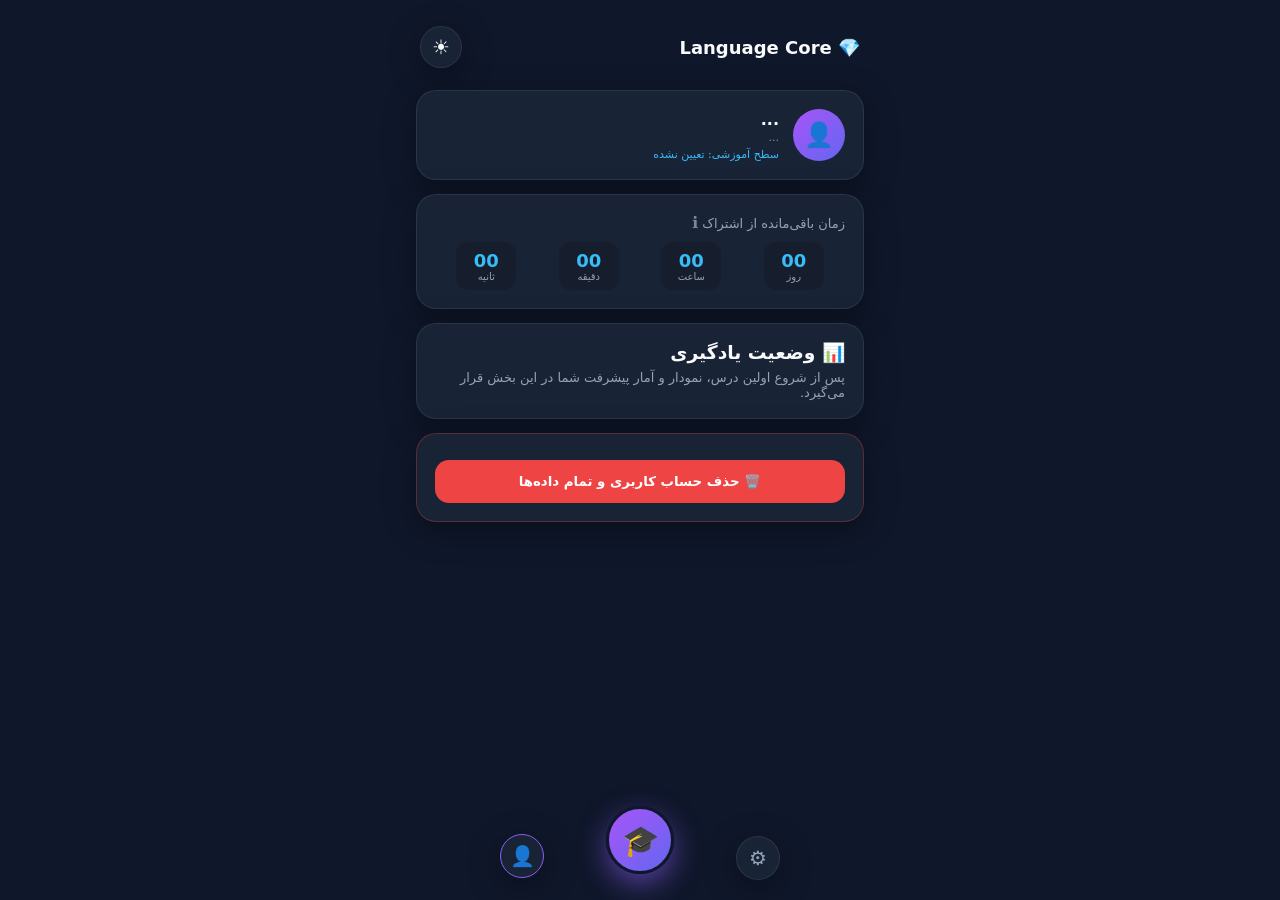
<file: index backup 5.html>
<!DOCTYPE html>
<html lang="fa" dir="rtl">
<head>
  <meta charset="UTF-8">
  <meta name="viewport" content="width=device-width, initial-scale=1.0, user-scalable=no">
  <title>Language Learning MiniApp</title>
  <script src="https://telegram.org/js/telegram-web-app.js"></script>

  <style>
    /* ========================================================= */
    /* ۱. تعریف متغیرهای تم و رنگ‌بندی (تاریک / روشن)           */
    /* ========================================================= */
    :root {
      --bg-main: #0f172a;
      --card-bg: rgba(30, 41, 59, 0.75);
      --card-border: rgba(255, 255, 255, 0.08);
      --text-main: #f8fafc;
      --text-sub: #94a3b8;
      --primary: #8b5cf6;
      --primary-gradient: linear-gradient(135deg, #a855f7 0%, #6366f1 100%);
      --accent: #38bdf8;
      --danger: #ef4444;
      --shadow: 0 8px 32px 0 rgba(0, 0, 0, 0.36);
    }

    [data-theme="light"] {
      --bg-main: #f1f5f9;
      --card-bg: rgba(255, 255, 255, 0.9);
      --card-border: rgba(0, 0, 0, 0.06);
      --text-main: #0f172a;
      --text-sub: #64748b;
      --primary: #7c3aed;
      --primary-gradient: linear-gradient(135deg, #7c3aed 0%, #4f46e5 100%);
      --accent: #0284c7;
      --danger: #dc2626;
      --shadow: 0 8px 24px 0 rgba(149, 157, 165, 0.15);
    }

    /* ========================================================= */
    /* ۲. استایل‌های عمومی بدنه و ساختار کلی                     */
    /* ========================================================= */
    * { box-sizing: border-box; margin: 0; padding: 0; font-family: system-ui, -apple-system, sans-serif; transition: all 0.2s ease; }
    body { background: var(--bg-main); color: var(--text-main); padding-bottom: 110px; user-select: none; }
    .container { padding: 16px; max-width: 480px; margin: 0 auto; }

    /* هدر بالای برنامه */
    .top-header { display: flex; justify-content: space-between; align-items: center; padding: 10px 4px; margin-bottom: 12px; }
    .theme-toggle-btn { background: var(--card-bg); border: 1px solid var(--card-border); border-radius: 50%; width: 42px; height: 42px; display: flex; align-items: center; justify-content: center; font-size: 20px; cursor: pointer; box-shadow: var(--shadow); color: var(--text-main); }

    /* کارت‌های شیشه‌ای (Glassmorphism) */
    .card { background: var(--card-bg); backdrop-filter: blur(12px); border: 1px solid var(--card-border); border-radius: 20px; padding: 18px; margin-bottom: 14px; box-shadow: var(--shadow); }

    /* استایل اختصاصی نمایش پروفایل کاربر */
    .user-profile-info { display: flex; flex-direction: column; justify-content: center; }
    .user-fullname { font-size: 16px; font-weight: 700; color: var(--text-main); margin-bottom: 2px; }
    .user-subtext { font-size: 11px; color: var(--text-sub); opacity: 0.85; margin-bottom: 4px; direction: ltr; text-align: right; }
    .user-level-badge { font-size: 11px; color: var(--accent); }

    /* باکس معکوس‌شمار زمان اشتراک */
    .timer-header { display: flex; align-items: center; justify-content: space-between; margin-bottom: 8px; }
    .info-btn { cursor: pointer; font-size: 16px; opacity: 0.8; }
    .info-btn:hover { opacity: 1; }
    .timer-box { display: flex; justify-content: space-around; direction: ltr; margin-top: 10px; text-align: center; }
    .timer-unit { background: rgba(0,0,0,0.15); padding: 8px 12px; border-radius: 12px; min-width: 60px; }
    .timer-val { font-size: 18px; font-weight: bold; color: var(--accent); }
    .timer-lbl { font-size: 10px; color: var(--text-sub); }

    /* تب‌ها */
    .tab-content { display: none; }
    .tab-content.active { display: block; animation: fadeIn 0.25s ease-in-out; }
    @keyframes fadeIn { from { opacity: 0; transform: translateY(6px); } to { opacity: 1; transform: translateY(0); } }

    /* ========================================================= */
    /* ۳. منوی شناور پایینی                                      */
    /* ========================================================= */
    .nav-bar { 
      position: fixed; 
      bottom: 16px; 
      left: 0; 
      right: 0; 
      max-width: 280px; 
      margin: 0 auto; 
      background: transparent; 
      border: none;
      display: flex; 
      justify-content: space-between; 
      align-items: flex-end; 
      height: 70px; 
      z-index: 100; 
      pointer-events: none; 
    }

    .nav-item { 
      pointer-events: auto; 
      border: 1px solid var(--card-border); 
      background: var(--card-bg); 
      color: var(--text-sub); 
      border-radius: 50%; 
      display: flex; 
      align-items: center; 
      justify-content: center; 
      cursor: pointer; 
      box-shadow: var(--shadow);
      backdrop-filter: blur(12px);
    }

    .nav-item.side-btn { width: 44px; height: 44px; font-size: 20px; margin-bottom: 4px; }
    .nav-item.side-btn.active { color: var(--primary); border-color: var(--primary); transform: translateY(-2px); }

    .nav-item.learn-center { 
      width: 68px; 
      height: 68px; 
      background: var(--primary-gradient); 
      color: #fff; 
      font-size: 30px; 
      box-shadow: 0 10px 28px rgba(139, 92, 246, 0.55); 
      border: 3px solid var(--bg-main); 
      transform: translateY(-10px);
    }
    
    .nav-item.learn-center.active { transform: translateY(-14px) scale(1.06); }

    /* ========================================================= */
    /* ۴. لیست آیتم‌های تنظیمات                                 */
    /* ========================================================= */
    .settings-list { display: flex; flex-direction: column; gap: 10px; }
    .setting-item-btn {
      display: flex;
      align-items: center;
      justify-content: space-between;
      padding: 14px 16px;
      background: var(--card-bg);
      border: 1px solid var(--card-border);
      border-radius: 16px;
      color: var(--text-main);
      cursor: pointer;
      backdrop-filter: blur(8px);
    }
    .setting-item-btn:active { transform: scale(0.98); }
    .setting-item-left { display: flex; align-items: center; gap: 12px; font-weight: 500; font-size: 14px; }
    .chevron { color: var(--text-sub); font-size: 14px; }

    /* دکمه‌ها و ورودی‌ها */
    .btn { width: 100%; padding: 14px; background: var(--primary-gradient); color: #fff; border: none; border-radius: 14px; font-weight: bold; cursor: pointer; margin-top: 8px; }
    .btn-secondary { background: var(--card-bg); border: 1px solid var(--card-border); color: var(--text-main); }
    .btn-danger { background: var(--danger); }
    .input-field { width: 100%; padding: 12px; border-radius: 12px; border: 1px solid var(--card-border); background: rgba(0,0,0,0.15); color: var(--text-main); margin-bottom: 10px; font-size: 13px; }
    textarea.input-field { min-height: 80px; resize: vertical; }

    /* ========================================================= */
    /* ۵. پاپ‌آپ‌ها (Modal Popups)                                */
    /* ========================================================= */
    .modal { display: none; position: fixed; top: 0; left: 0; right: 0; bottom: 0; background: rgba(0,0,0,0.75); backdrop-filter: blur(6px); z-index: 200; align-items: center; justify-content: center; padding: 16px; }
    .modal.active { display: flex; animation: fadeIn 0.2s ease-out; }
    .modal-content { background: var(--bg-main); border: 1px solid var(--card-border); border-radius: 24px; padding: 22px; max-width: 420px; width: 100%; max-height: 85vh; overflow-y: auto; box-shadow: var(--shadow); }
    .modal-header { display: flex; justify-content: space-between; align-items: center; margin-bottom: 16px; border-bottom: 1px solid var(--card-border); padding-bottom: 10px; }
    .modal-close { background: none; border: none; font-size: 20px; color: var(--text-sub); cursor: pointer; }
  </style>
</head>
<body data-theme="dark">

  <div class="container">
    <!-- هدر بالای برنامه -->
    <div class="top-header">
      <div style="font-size: 18px; font-weight: bold;">💎 Language Core</div>
      <button class="theme-toggle-btn" id="theme-btn" onclick="toggleTheme()" title="تغییر تم">☀️</button>
    </div>

    <!-- ========================================================= -->
    <!-- صفحه ۱: داشبورد و پروفایل کاربر                          -->
    <!-- ========================================================= -->
    <div id="tab-dashboard" class="tab-content active">
      
      <!-- کارت مشخصات کاربر (آپدیت‌شده) -->
      <div class="card" style="display: flex; align-items: center; gap: 14px;">
        <div style="width: 52px; height: 52px; border-radius: 50%; background: var(--primary-gradient); display: flex; align-items: center; justify-content: center; font-size: 24px; color: white; flex-shrink: 0;">👤</div>
        <div class="user-profile-info">
          <div class="user-fullname" id="user-fullname">...</div>
          <div class="user-subtext" id="user-subtext">...</div>
          <div class="user-level-badge" id="user-level">سطح آموزشی: تعیین نشده</div>
        </div>
      </div>

      <!-- کارت زمان باقی‌مانده از اشتراک -->
      <div class="card">
        <div class="timer-header">
          <span style="font-size: 13px; color: var(--text-sub);">
            زمان باقی‌مانده از اشتراک 
            <span class="info-btn" onclick="openModal('modal-sub-info')" title="راهنما">ℹ️</span>
          </span>
        </div>
        <div class="timer-box">
          <div class="timer-unit"><div class="timer-val" id="t-sec">00</div><div class="timer-lbl">ثانیه</div></div>
          <div class="timer-unit"><div class="timer-val" id="t-min">00</div><div class="timer-lbl">دقیقه</div></div>
          <div class="timer-unit"><div class="timer-val" id="t-hrs">00</div><div class="timer-lbl">ساعت</div></div>
          <div class="timer-unit"><div class="timer-val" id="t-day">00</div><div class="timer-lbl">روز</div></div>
        </div>
      </div>

      <!-- کارت وضعیت یادگیری -->
      <div class="card">
        <h3>📊 وضعیت یادگیری</h3>
        <p style="font-size: 13px; color: var(--text-sub); margin-top: 6px;">پس از شروع اولین درس، نمودار و آمار پیشرفت شما در این بخش قرار می‌گیرد.</p>
      </div>

      <!-- دکمه حذف حساب کاربری -->
      <div class="card" style="border-color: rgba(239, 68, 68, 0.3);">
        <button class="btn btn-danger" onclick="openModal('modal-delete-acc')">🗑️ حذف حساب کاربری و تمام داده‌ها</button>
      </div>
    </div>

    <!-- ========================================================= -->
    <!-- صفحه ۲: مرکز آموزش (دکمه وسط)                            -->
    <!-- ========================================================= -->
    <div id="tab-learn" class="tab-content">
      <div class="card" style="text-align: center; padding: 32px 16px;">
        <h2>🎓 مسیر اختصاصی آموزش</h2>
        <p style="color: var(--text-sub); margin: 12px 0; font-size: 13px;">آماده شروع تعیین سطح و دریافت برنامه هوش مصنوعی هستید؟</p>
        <button class="btn" onclick="alert('اتصال به موتور هوش مصنوعی در گام بعدی انجام خواهد شد.')">شروع مسیر آموزش</button>
      </div>
    </div>

    <!-- ========================================================= -->
    <!-- صفحه ۳: تنظیمات                                          -->
    <!-- ========================================================= -->
    <div id="tab-settings" class="tab-content">
      <div class="card">
        <h3 style="margin-bottom: 16px;">⚙️ تنظیمات برنامه</h3>
        
        <div class="settings-list">
          <div class="setting-item-btn" onclick="openModal('modal-setting-display')">
            <div class="setting-item-left"><span>🎨</span> <span>تنظیمات نمایش</span></div>
            <span class="chevron">❮</span>
          </div>

          <div class="setting-item-btn" onclick="openModal('modal-setting-audio')">
            <div class="setting-item-left"><span>🔊</span> <span>تنظیمات صوت</span></div>
            <span class="chevron">❮</span>
          </div>

          <div class="setting-item-btn" onclick="openModal('modal-setting-reminder')">
            <div class="setting-item-left"><span>🔔</span> <span>یادآوری روزانه</span></div>
            <span class="chevron">❮</span>
          </div>

          <div class="setting-item-btn" onclick="openModal('modal-setting-privacy')">
            <div class="setting-item-left"><span>🛡️</span> <span>حریم خصوصی</span></div>
            <span class="chevron">❮</span>
          </div>

          <div class="setting-item-btn" onclick="openModal('modal-setting-about')">
            <div class="setting-item-left"><span>ℹ️</span> <span>درباره ما و تماس با پشتیبانی</span></div>
            <span class="chevron">❮</span>
          </div>
        </div>
      </div>
    </div>
  </div>

  <!-- ========================================================= -->
  <!-- منوی شناور پایینی                                         -->
  <!-- ========================================================= -->
  <nav class="nav-bar">
    <button class="nav-item side-btn" onclick="switchTab('settings', this)" title="تنظیمات">⚙️</button>
    <button class="nav-item learn-center" onclick="switchTab('learn', this)" title="آموزش">🎓</button>
    <button class="nav-item side-btn active" onclick="switchTab('dashboard', this)" title="داشبورد و پروفایل">👤</button>
  </nav>

  <!-- ========================================================= -->
  <!-- پاپ‌آپ‌ها (MODALS)                                       -->
  <!-- ========================================================= -->

  <div class="modal" id="modal-sub-info">
    <div class="modal-content">
      <div class="modal-header">
        <h4>ℹ️ زمان باقی‌مانده از اشتراک</h4>
        <button class="modal-close" onclick="closeModal('modal-sub-info')">✕</button>
      </div>
      <p style="font-size: 13px; color: var(--text-sub); line-height: 1.6;">
        دوره تست رایگان به مدت <b>۷ روز کامل</b> از لحظه شروع اولین جلسه آموزش برای شما فعال می‌شود. در این مدت به تمامی امکانات هوش مصنوعی، فلش‌کارت‌ها و گوینده‌های صوتی دسترسی نامحدود خواهید داشت.
      </p>
      <button class="btn btn-secondary" onclick="closeModal('modal-sub-info')" style="margin-top: 16px;">متوجه شدم</button>
    </div>
  </div>

  <div class="modal" id="modal-delete-acc">
    <div class="modal-content" style="text-align: center;">
      <h3 style="color: var(--danger); margin-bottom: 10px;">⚠️ حذف حساب کاربری</h3>
      <p style="font-size: 12px; color: var(--text-sub); margin-bottom: 16px; line-height: 1.5;">
        تمام داده‌ها، پیشرفت لایتنر و تاریخچه فعالیت شما به‌صورت دائمی از دیتابیس پاک خواهد شد و غیرقابل بازیابی است. آیا اطمینان دارید؟
      </p>
      <div style="display: flex; gap: 8px;">
        <button class="btn btn-danger" onclick="executeAccountDeletion()">تأیید حذف کامل</button>
        <button class="btn btn-secondary" onclick="closeModal('modal-delete-acc')">انصراف</button>
      </div>
    </div>
  </div>

  <div class="modal" id="modal-setting-display">
    <div class="modal-content">
      <div class="modal-header">
        <h4>🎨 تنظیمات نمایش</h4>
        <button class="modal-close" onclick="closeModal('modal-setting-display')">✕</button>
      </div>
      <label style="font-size: 12px; color: var(--text-sub);">انتخاب فونت برنامه:</label>
      <select class="input-field"><option>وزیر متن (پیش‌فرض)</option><option>یکان پلاس</option></select>
      <label style="font-size: 12px; color: var(--text-sub);">اندازه قلم:</label>
      <select class="input-field"><option>متوسط (استاندارد)</option><option>بزرگ</option></select>
      <button class="btn" onclick="closeModal('modal-setting-display')">ذخیره تغییرات</button>
    </div>
  </div>

  <div class="modal" id="modal-setting-audio">
    <div class="modal-content">
      <div class="modal-header">
        <h4>🔊 تنظیمات صوت و گوینده</h4>
        <button class="modal-close" onclick="closeModal('modal-setting-audio')">✕</button>
      </div>
      <label style="font-size: 12px; color: var(--text-sub);">انتخاب شخصیت گوینده (۱۰ مدل AI):</label>
      <select class="input-field">
        <option>1. الکس (مرد - انگلیسی رسمی)</option>
        <option>2. سارا (زن - انگلیسی لهجه آمریکایی)</option>
        <option>3. دیوید (مرد - لهجه بریتانیایی)</option>
        <option>4. معلم صبور (آرام و کُند)</option>
      </select>
      <p style="font-size: 11px; color: var(--text-sub); margin-bottom: 10px;">امکان پخش نمونه صدای گوینده در فاز بعدی فعال خواهد شد.</p>
      <button class="btn" onclick="closeModal('modal-setting-audio')">تأیید</button>
    </div>
  </div>

  <div class="modal" id="modal-setting-reminder">
    <div class="modal-content">
      <div class="modal-header">
        <h4>🔔 یادآوری روزانه مطالعه</h4>
        <button class="modal-close" onclick="closeModal('modal-setting-reminder')">✕</button>
      </div>
      <label style="font-size: 12px; color: var(--text-sub);">زمان یادآوری روزانه:</label>
      <input type="time" class="input-field" value="20:00">
      <button class="btn" onclick="closeModal('modal-setting-reminder')">ثبت زمان یادآوری</button>
    </div>
  </div>

  <div class="modal" id="modal-setting-privacy">
    <div class="modal-content">
      <div class="modal-header">
        <h4>🛡️ سیاست حریم خصوصی و امنیت داده‌ها</h4>
        <button class="modal-close" onclick="closeModal('modal-setting-privacy')">✕</button>
      </div>
      <div style="font-size: 12px; color: var(--text-sub); line-height: 1.7; display: flex; flex-direction: column; gap: 10px;">
        <p><b>۱. شفافیت کامل در ذخیره‌سازی:</b> ما فقط داده‌هایی را ذخیره می‌کنیم که مستقیماً برای الگوریتم لایتنر و شخصی‌سازی مسیر یادگیری شما ضروری است.</p>
        <p><b>۲. امنیت و رمزنگاری:</b> تمامی ارتباطات تحت گواهی TLS 1.3 و رمزنگاری چندلایه قرار دارند. شماره تلفن شما هرگز دریافت یا ذخیره نمی‌شود.</p>
        <p><b>۳. عدم واگذاری به ثالث:</b> داده‌های تمرینی شما کاملاً محرمانه بوده و به هیچ سازمان یا مجموعه ثالثی فروخته یا واگذار نخواهد شد.</p>
        <p><b>۴. حق حذف کامل (Right to be Forgotten):</b> شما در هر لحظه می‌توانید با یک کلیک در بخش داشبورد، تمامی اطلاعات و سوابق خود را به‌طور کامل و دائمی از دیتابیس پاک کنید.</p>
      </div>
      <button class="btn btn-secondary" onclick="closeModal('modal-setting-privacy')" style="margin-top: 14px;">بستن</button>
    </div>
  </div>

  <div class="modal" id="modal-setting-about">
    <div class="modal-content">
      <div class="modal-header">
        <h4>ℹ️ درباره ما و نحوه عملکرد برنامه</h4>
        <button class="modal-close" onclick="closeModal('modal-setting-about')">✕</button>
      </div>
      
      <div style="font-size: 12px; color: var(--text-sub); line-height: 1.6; margin-bottom: 16px;">
        <p style="margin-bottom: 8px;"><b>🤖 منطق آموزشی هوشمند (AI Core):</b></p>
        <p>این سیستم بر خلاف متدهای سنتی، با استفاده از مدل هوش مصنوعی تعاملی، وضعیت دقیق علمی و سرعت یادگیری شما را تحلیل کرده و یک <b>مسیر ۱۰۰٪ اختصاصی</b> طراحی می‌کند.</p>
        <p style="margin-top: 6px;">ترکیب تکنیک <b>جعبه لایتنر هوشمند</b>، تمرینات <b>شبکه‌سازی واژگان</b> و گوینده صوتی به شما کمک می‌کند تا زبان را به‌صورت طبیعی فرا بگیرید.</p>
      </div>

      <hr style="border: 0; border-top: 1px solid var(--card-border); margin: 14px 0;">

      <h4 style="margin-bottom: 10px; font-size: 13px;">📞 تماس با پشتیبانی</h4>
      
      <div style="display: flex; flex-direction: column; gap: 8px; margin-bottom: 14px;">
        <a href="https://t.me/Support_Handle" target="_blank" style="text-decoration: none;">
          <div class="btn btn-secondary" style="font-size: 12px; text-align: center;">💬 ارتباط مستقیم در تلگرام (@Support_Handle)</div>
        </a>
        <div style="font-size: 11px; color: var(--text-sub); text-align: center;">✉️ ایمیل پشتیبانی: support@languageapp.com</div>
      </div>

      <div style="background: rgba(0,0,0,0.1); padding: 12px; border-radius: 14px; border: 1px solid var(--card-border);">
        <p style="font-size: 11px; color: var(--text-sub); margin-bottom: 8px;">ارسال پیام مستقیم به پشتیبانی:</p>
        <input type="text" id="ticket-subject" class="input-field" placeholder="موضوع پیام...">
        <textarea id="ticket-body" class="input-field" placeholder="متن پیام شما..."></textarea>
        <button class="btn" onclick="submitContactForm()">ارسال پیام</button>
      </div>
    </div>
  </div>

  <!-- ========================================================= -->
  <!-- کدهای JavaScript                                           -->
  <!-- ========================================================= -->
  <script>
    const tg = window.Telegram.WebApp;
    tg.expand();

    const N8N_AUTH_URL = "https://sahand212.app.n8n.cloud/webhook/auth"; 
    const N8N_DELETE_URL = "https://sahand212.app.n8n.cloud/webhook/delete-account";

    let currentUserTelegramId = null;

    function openModal(modalId) {
      try {
        const m = document.getElementById(modalId);
        if (m) m.classList.add('active');
      } catch (err) {
        console.error("خطا در باز کردن پاپ‌آپ:", err);
      }
    }

    function closeModal(modalId) {
      try {
        const m = document.getElementById(modalId);
        if (m) m.classList.remove('active');
      } catch (err) {
        console.error("خطا در بستن پاپ‌آپ:", err);
      }
    }

    function switchTab(tabId, el) {
      try {
        document.querySelectorAll('.tab-content').forEach(tab => tab.classList.remove('active'));
        document.querySelectorAll('.nav-item').forEach(item => item.classList.remove('active'));

        const targetTab = document.getElementById('tab-' + tabId);
        if (targetTab) targetTab.classList.add('active');
        if (el) el.classList.add('active');
      } catch (err) {
        console.error("خطا در تعویض تب:", err);
      }
    }

    function toggleTheme() {
      try {
        const body = document.body;
        const themeBtn = document.getElementById('theme-btn');
        const isDark = body.getAttribute('data-theme') === 'dark';
        
        body.setAttribute('data-theme', isDark ? 'light' : 'dark');
        if (themeBtn) themeBtn.innerText = isDark ? '🌙' : '☀️';
      } catch (err) {
        console.error("خطا در تغییر تم:", err);
      }
    }

    function startCountdown(targetDateMs) {
      setInterval(() => {
        const now = new Date().getTime();
        const diff = targetDateMs - now;

        if (diff <= 0) {
          document.getElementById('t-day').innerText = "00";
          document.getElementById('t-hrs').innerText = "00";
          document.getElementById('t-min').innerText = "00";
          document.getElementById('t-sec').innerText = "00";
          return;
        }

        const days = Math.floor(diff / (1000 * 60 * 60 * 24));
        const hours = Math.floor((diff % (1000 * 60 * 60 * 24)) / (1000 * 60 * 60));
        const minutes = Math.floor((diff % (1000 * 60 * 60)) / (1000 * 60));
        const seconds = Math.floor((diff % (1000 * 60)) / 1000);

        document.getElementById('t-day').innerText = String(days).padStart(2, '0');
        document.getElementById('t-hrs').innerText = String(hours).padStart(2, '0');
        document.getElementById('t-min').innerText = String(minutes).padStart(2, '0');
        document.getElementById('t-sec').innerText = String(seconds).padStart(2, '0');
      }, 1000);
    }

    async function executeAccountDeletion() {
      closeModal('modal-delete-acc');
      try {
        await fetch(N8N_DELETE_URL, {
          method: "POST",
          headers: { "Content-Type": "application/json" },
          body: JSON.stringify({ telegram_id: currentUserTelegramId })
        });
      } catch (e) {
        console.warn("ارتباط مستقیم با n8n برقرار نشد، عملیات محلی اجرا شد.");
      }
      
      alert('حساب کاربری و تمامی داده‌های شما با موفقیت پاک شد.');
      if (tg && tg.close) tg.close();
    }

    function submitContactForm() {
      const subj = document.getElementById('ticket-subject').value;
      const body = document.getElementById('ticket-body').value;

      if (!subj || !body) {
        alert('لطفاً عنوان و متن پیام را وارد کنید.');
        return;
      }

      alert('پیام شما با موفقیت ثبت شد. به‌زودی از طریق تلگرام با شما تماس خواهیم گرفت.');
      document.getElementById('ticket-subject').value = '';
      document.getElementById('ticket-body').value = '';
      closeModal('modal-setting-about');
    }

    /* ========================================================= */
    /* ۶. تابع اصلی مقداردهی اولیه‌ و پردازش مشخصات کاربر          */
    /* ========================================================= */
    async function initApp() {
      // دریافت اطلاعات کاربر از Telegram WebApp یا داده‌های تست
      const user = tg.initDataUnsafe?.user || { 
        id: 12345654321, 
        username: "alimohamadi", 
        first_name: "علی", 
        last_name: "محمدی" 
      };
      currentUserTelegramId = user.id;

      // پردازش نام کوچک و نام خانوادگی
      const firstName = user.first_name ? user.first_name.trim() : "";
      const lastName = user.last_name ? user.last_name.trim() : "";
      const fullName = (firstName + " " + lastName).trim() || "کاربر ناشناس";

      // پردازش یوزرنیم (حذف علامت @) و آی‌دی عددی
      const cleanUsername = user.username ? user.username.replace(/^@/, '').trim() : "";
      const userId = user.id ? String(user.id) : "";

      // ساخت متن زیرین (یوزرنیم - آی‌دی عددی)
      let subtext = "";
      if (cleanUsername && userId) {
        subtext = `${cleanUsername} - ${userId}`;
      } else if (cleanUsername) {
        subtext = cleanUsername;
      } else if (userId) {
        subtext = userId;
      }

      // درج داده‌ها در المان‌های DOM
      const fullNameEl = document.getElementById('user-fullname');
      const subtextEl = document.getElementById('user-subtext');

      if (fullNameEl) fullNameEl.innerText = fullName;
      if (subtextEl) {
        subtextEl.innerText = subtext;
        // اگر متن زیرین خالی بود، جایگاه خالی جهت حفظ استایل در نظر گرفته می‌شود
        if (!subtext) subtextEl.style.display = 'none';
      }

      // تنظیم زمان پیش‌فرض ۷ روز آزمایشی
      let defaultTrialEnd = new Date().getTime() + (7 * 24 * 60 * 60 * 1000);

      // احراز هویت در دیتابیس از طریق وب‌فوک n8n
      try {
        const response = await fetch(N8N_AUTH_URL, {
          method: "POST",
          headers: { "Content-Type": "application/json" },
          body: JSON.stringify({ telegram_id: user.id, username: user.username, first_name: user.first_name, last_name: user.last_name })
        });
        
        const data = await response.json();
        const userData = Array.isArray(data) ? data[0] : data;

        if (userData && userData.trial_ends_at) {
          defaultTrialEnd = new Date(userData.trial_ends_at).getTime();
        }
      } catch (err) {
        console.warn("استفاده از تایمر پیش‌فرض ۷ روزه آزمایشی.");
      }

      startCountdown(defaultTrialEnd);
    }

    // اجرای برنامه
    initApp();
  </script>
</body>
</html>
</file>
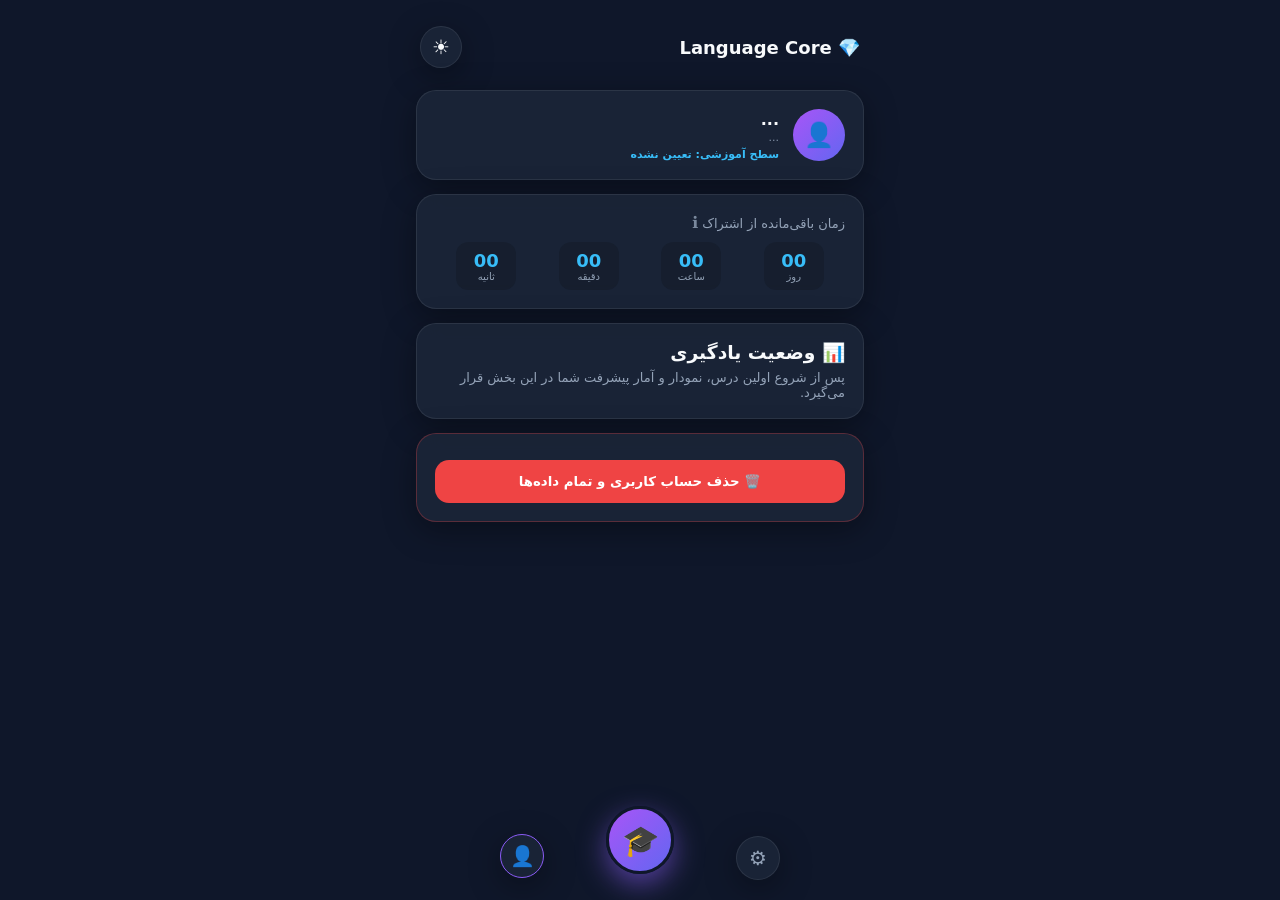
<file: index backup 6.html>
<!DOCTYPE html>
<html lang="fa" dir="rtl">
<head>
  <meta charset="UTF-8">
  <meta name="viewport" content="width=device-width, initial-scale=1.0, user-scalable=no">
  <title>Language Learning MiniApp</title>
  <script src="https://telegram.org/js/telegram-web-app.js"></script>

  <style>
    /* ========================================================= */
    /* ۱. تعریف متغیرهای تم و رنگ‌بندی (تاریک / روشن)           */
    /* ========================================================= */
    :root {
      --bg-main: #0f172a;
      --card-bg: rgba(30, 41, 59, 0.75);
      --card-border: rgba(255, 255, 255, 0.08);
      --text-main: #f8fafc;
      --text-sub: #94a3b8;
      --primary: #8b5cf6;
      --primary-gradient: linear-gradient(135deg, #a855f7 0%, #6366f1 100%);
      --accent: #38bdf8;
      --danger: #ef4444;
      --success: #10b981;
      --shadow: 0 8px 32px 0 rgba(0, 0, 0, 0.36);
    }

    [data-theme="light"] {
      --bg-main: #f1f5f9;
      --card-bg: rgba(255, 255, 255, 0.9);
      --card-border: rgba(0, 0, 0, 0.06);
      --text-main: #0f172a;
      --text-sub: #64748b;
      --primary: #7c3aed;
      --primary-gradient: linear-gradient(135deg, #7c3aed 0%, #4f46e5 100%);
      --accent: #0284c7;
      --danger: #dc2626;
      --success: #059669;
      --shadow: 0 8px 24px 0 rgba(149, 157, 165, 0.15);
    }

    /* ========================================================= */
    /* ۲. استایل‌های عمومی بدنه و ساختار کلی                     */
    /* ========================================================= */
    * { box-sizing: border-box; margin: 0; padding: 0; font-family: system-ui, -apple-system, sans-serif; transition: all 0.2s ease; }
    body { background: var(--bg-main); color: var(--text-main); padding-bottom: 110px; user-select: none; }
    .container { padding: 16px; max-width: 480px; margin: 0 auto; }

    /* هدر بالای برنامه */
    .top-header { display: flex; justify-content: space-between; align-items: center; padding: 10px 4px; margin-bottom: 12px; }
    .theme-toggle-btn { background: var(--card-bg); border: 1px solid var(--card-border); border-radius: 50%; width: 42px; height: 42px; display: flex; align-items: center; justify-content: center; font-size: 20px; cursor: pointer; box-shadow: var(--shadow); color: var(--text-main); }

    /* کارت‌های شیشه‌ای (Glassmorphism) */
    .card { background: var(--card-bg); backdrop-filter: blur(12px); border: 1px solid var(--card-border); border-radius: 20px; padding: 18px; margin-bottom: 14px; box-shadow: var(--shadow); }

    /* استایل اختصاصی نمایش پروفایل کاربر */
    .user-profile-info { display: flex; flex-direction: column; justify-content: center; }
    .user-fullname { font-size: 16px; font-weight: 700; color: var(--text-main); margin-bottom: 2px; }
    .user-subtext { font-size: 11px; color: var(--text-sub); opacity: 0.85; margin-bottom: 4px; direction: ltr; text-align: right; }
    .user-level-badge { font-size: 11px; color: var(--accent); font-weight: 600; }

    /* باکس معکوس‌شمار زمان اشتراک */
    .timer-header { display: flex; align-items: center; justify-content: space-between; margin-bottom: 8px; }
    .info-btn { cursor: pointer; font-size: 16px; opacity: 0.8; }
    .info-btn:hover { opacity: 1; }
    .timer-box { display: flex; justify-content: space-around; direction: ltr; margin-top: 10px; text-align: center; }
    .timer-unit { background: rgba(0,0,0,0.15); padding: 8px 12px; border-radius: 12px; min-width: 60px; }
    .timer-val { font-size: 18px; font-weight: bold; color: var(--accent); }
    .timer-lbl { font-size: 10px; color: var(--text-sub); }

    /* تب‌ها */
    .tab-content { display: none; }
    .tab-content.active { display: block; animation: fadeIn 0.25s ease-in-out; }
    @keyframes fadeIn { from { opacity: 0; transform: translateY(6px); } to { opacity: 1; transform: translateY(0); } }

    /* ========================================================= */
    /* ۳. استایل‌های اختصاصی ویزارد تعیین سطح (فاز ۳)            */
    /* ========================================================= */
    .quiz-progress-bar { width: 100%; height: 6px; background: rgba(255,255,255,0.1); border-radius: 10px; overflow: hidden; margin: 12px 0 18px 0; }
    .quiz-progress-fill { height: 100%; background: var(--primary-gradient); width: 0%; transition: width 0.3s ease; }
    
    .quiz-options { display: flex; flex-direction: column; gap: 10px; margin-top: 14px; }
    .quiz-option-btn { 
      padding: 14px 16px; 
      background: rgba(255,255,255,0.04); 
      border: 1px solid var(--card-border); 
      border-radius: 14px; 
      color: var(--text-main); 
      text-align: right; 
      cursor: pointer; 
      font-size: 13px;
      display: flex;
      align-items: center;
      justify-content: space-between;
    }
    .quiz-option-btn:hover, .quiz-option-btn.selected { 
      border-color: var(--primary); 
      background: rgba(139, 92, 246, 0.15); 
    }

    /* انیمیشن لودینگ هوش مصنوعی */
    .ai-loading-box { text-align: center; padding: 30px 10px; }
    .ai-spinner { width: 48px; height: 48px; border: 4px solid rgba(255,255,255,0.1); border-top-color: var(--primary); border-radius: 50%; animation: spin 1s linear infinite; margin: 0 auto 16px auto; }
    @keyframes spin { to { transform: rotate(360deg); } }

    /* ========================================================= */
    /* ۴. منوی شناور پایینی                                      */
    /* ========================================================= */
    .nav-bar { 
      position: fixed; 
      bottom: 16px; 
      left: 0; 
      right: 0; 
      max-width: 280px; 
      margin: 0 auto; 
      background: transparent; 
      border: none;
      display: flex; 
      justify-content: space-between; 
      align-items: flex-end; 
      height: 70px; 
      z-index: 100; 
      pointer-events: none; 
    }

    .nav-item { 
      pointer-events: auto; 
      border: 1px solid var(--card-border); 
      background: var(--card-bg); 
      color: var(--text-sub); 
      border-radius: 50%; 
      display: flex; 
      align-items: center; 
      justify-content: center; 
      cursor: pointer; 
      box-shadow: var(--shadow);
      backdrop-filter: blur(12px);
    }

    .nav-item.side-btn { width: 44px; height: 44px; font-size: 20px; margin-bottom: 4px; }
    .nav-item.side-btn.active { color: var(--primary); border-color: var(--primary); transform: translateY(-2px); }

    .nav-item.learn-center { 
      width: 68px; 
      height: 68px; 
      background: var(--primary-gradient); 
      color: #fff; 
      font-size: 30px; 
      box-shadow: 0 10px 28px rgba(139, 92, 246, 0.55); 
      border: 3px solid var(--bg-main); 
      transform: translateY(-10px);
    }
    
    .nav-item.learn-center.active { transform: translateY(-14px) scale(1.06); }

    /* ========================================================= */
    /* ۵. لیست آیتم‌های تنظیمات                                 */
    /* ========================================================= */
    .settings-list { display: flex; flex-direction: column; gap: 10px; }
    .setting-item-btn {
      display: flex;
      align-items: center;
      justify-content: space-between;
      padding: 14px 16px;
      background: var(--card-bg);
      border: 1px solid var(--card-border);
      border-radius: 16px;
      color: var(--text-main);
      cursor: pointer;
      backdrop-filter: blur(8px);
    }
    .setting-item-btn:active { transform: scale(0.98); }
    .setting-item-left { display: flex; align-items: center; gap: 12px; font-weight: 500; font-size: 14px; }
    .chevron { color: var(--text-sub); font-size: 14px; }

    /* دکمه‌ها و ورودی‌ها */
    .btn { width: 100%; padding: 14px; background: var(--primary-gradient); color: #fff; border: none; border-radius: 14px; font-weight: bold; cursor: pointer; margin-top: 8px; }
    .btn:disabled { opacity: 0.5; cursor: not-allowed; }
    .btn-secondary { background: var(--card-bg); border: 1px solid var(--card-border); color: var(--text-main); }
    .btn-danger { background: var(--danger); }
    .input-field { width: 100%; padding: 12px; border-radius: 12px; border: 1px solid var(--card-border); background: rgba(0,0,0,0.15); color: var(--text-main); margin-bottom: 10px; font-size: 13px; }
    textarea.input-field { min-height: 80px; resize: vertical; }

    /* ========================================================= */
    /* ۶. پاپ‌آپ‌ها (Modal Popups)                                */
    /* ========================================================= */
    .modal { display: none; position: fixed; top: 0; left: 0; right: 0; bottom: 0; background: rgba(0,0,0,0.75); backdrop-filter: blur(6px); z-index: 200; align-items: center; justify-content: center; padding: 16px; }
    .modal.active { display: flex; animation: fadeIn 0.2s ease-out; }
    .modal-content { background: var(--bg-main); border: 1px solid var(--card-border); border-radius: 24px; padding: 22px; max-width: 420px; width: 100%; max-height: 85vh; overflow-y: auto; box-shadow: var(--shadow); }
    .modal-header { display: flex; justify-content: space-between; align-items: center; margin-bottom: 16px; border-bottom: 1px solid var(--card-border); padding-bottom: 10px; }
    .modal-close { background: none; border: none; font-size: 20px; color: var(--text-sub); cursor: pointer; }
  </style>
</head>
<body data-theme="dark">

  <div class="container">
    <!-- هدر بالای برنامه -->
    <div class="top-header">
      <div style="font-size: 18px; font-weight: bold;">💎 Language Core</div>
      <button class="theme-toggle-btn" id="theme-btn" onclick="toggleTheme()" title="تغییر تم">☀️</button>
    </div>

    <!-- ========================================================= -->
    <!-- صفحه ۱: داشبورد و پروفایل کاربر                          -->
    <!-- ========================================================= -->
    <div id="tab-dashboard" class="tab-content active">
      
      <!-- کارت مشخصات کاربر -->
      <div class="card" style="display: flex; align-items: center; gap: 14px;">
        <div style="width: 52px; height: 52px; border-radius: 50%; background: var(--primary-gradient); display: flex; align-items: center; justify-content: center; font-size: 24px; color: white; flex-shrink: 0;">👤</div>
        <div class="user-profile-info">
          <div class="user-fullname" id="user-fullname">...</div>
          <div class="user-subtext" id="user-subtext">...</div>
          <div class="user-level-badge" id="user-level">سطح آموزشی: تعیین نشده</div>
        </div>
      </div>

      <!-- کارت زمان باقی‌مانده از اشتراک -->
      <div class="card">
        <div class="timer-header">
          <span style="font-size: 13px; color: var(--text-sub);">
            زمان باقی‌مانده از اشتراک 
            <span class="info-btn" onclick="openModal('modal-sub-info')" title="راهنما">ℹ️</span>
          </span>
        </div>
        <div class="timer-box">
          <div class="timer-unit"><div class="timer-val" id="t-sec">00</div><div class="timer-lbl">ثانیه</div></div>
          <div class="timer-unit"><div class="timer-val" id="t-min">00</div><div class="timer-lbl">دقیقه</div></div>
          <div class="timer-unit"><div class="timer-val" id="t-hrs">00</div><div class="timer-lbl">ساعت</div></div>
          <div class="timer-unit"><div class="timer-val" id="t-day">00</div><div class="timer-lbl">روز</div></div>
        </div>
      </div>

      <!-- کارت وضعیت یادگیری -->
      <div class="card">
        <h3>📊 وضعیت یادگیری</h3>
        <p style="font-size: 13px; color: var(--text-sub); margin-top: 6px;">پس از شروع اولین درس، نمودار و آمار پیشرفت شما در این بخش قرار می‌گیرد.</p>
      </div>

      <!-- دکمه حذف حساب کاربری -->
      <div class="card" style="border-color: rgba(239, 68, 68, 0.3);">
        <button class="btn btn-danger" onclick="openModal('modal-delete-acc')">🗑️ حذف حساب کاربری و تمام داده‌ها</button>
      </div>
    </div>

    <!-- ========================================================= -->
    <!-- صفحه ۲: مرکز آموزش و ویزارد تعیین سطح (فاز ۳)            -->
    <!-- ========================================================= -->
    <div id="tab-learn" class="tab-content">
      
      <!-- ۱. کارت شروع اولیه آزمون -->
      <div id="quiz-start-card" class="card" style="text-align: center; padding: 28px 16px;">
        <div style="font-size: 40px; margin-bottom: 12px;">🎓</div>
        <h2>مسیر اختصاصی آموزش شما</h2>
        <p style="color: var(--text-sub); margin: 12px 0 20px 0; font-size: 13px; line-height: 1.6;">
          هوش مصنوعی Gemini پس از ۵ سوال کوتاه، سطح دقیق علمی شما (A1 تا C2) را تحلیل کرده و برنامه درسی ۱۰۰٪ اختصاصی شما را طراحی می‌کند.
        </p>
        <button class="btn" onclick="startPlacementQuiz()">شروع آزمون تعیین سطح (۵ دوازده)</button>
      </div>

      <!-- ۲. باکس سوالات تعاملی آزمون -->
      <div id="quiz-step-card" class="card" style="display: none;">
        <div style="display: flex; justify-content: space-between; align-items: center;">
          <span style="font-size: 12px; color: var(--text-sub);" id="quiz-step-indicator">سوال ۱ از ۵</span>
          <span style="font-size: 12px; color: var(--accent); font-weight: bold;">آزمون تعیین سطح AI</span>
        </div>
        
        <!-- نوار پیشرفت -->
        <div class="quiz-progress-bar">
          <div class="quiz-progress-fill" id="quiz-progress"></div>
        </div>

        <h3 id="quiz-question-title" style="margin-bottom: 14px; font-size: 15px; line-height: 1.5;">عنوان سوال...</h3>

        <!-- گزینه خروجی سوالات چندگزینه‌ای -->
        <div class="quiz-options" id="quiz-options-container"></div>

        <!-- ورودی متنی برای سوال تشریحی/نگارش (سوال ۵) -->
        <div id="quiz-text-container" style="display: none; margin-top: 14px;">
          <textarea id="quiz-text-answer" class="input-field" placeholder="جمله خود را به انگلیسی بنویسید... (مثال: I want to learn English for my job.)"></textarea>
        </div>

        <button class="btn" id="quiz-next-btn" onclick="handleNextQuizStep()" style="margin-top: 18px;" disabled>تأیید و سوال بعدی ❯</button>
      </div>

      <!-- ۳. کارت لودینگ تحلیل هوش مصنوعی -->
      <div id="quiz-loading-card" class="card ai-loading-box" style="display: none;">
        <div class="ai-spinner"></div>
        <h3>هوش مصنوعی Gemini در حال تحلیل پاسخ‌های شماست...</h3>
        <p style="font-size: 12px; color: var(--text-sub); margin-top: 10px; line-height: 1.6;">
          ارزیابی دامنه واژگان، ساختار گرامری و تدوین نقشه راه اختصاصی...
        </p>
      </div>

      <!-- ۴. کارت نتیجه تعیین سطح و نقشه راه اختصاصی -->
      <div id="quiz-result-card" class="card" style="display: none; text-align: center; padding: 24px 16px;">
        <div style="font-size: 44px; margin-bottom: 8px;">🎉</div>
        <h2>کارنامه و مسیر اختصاصی شما</h2>
        <div id="res-level-badge" style="display: inline-block; padding: 6px 16px; background: var(--primary-gradient); border-radius: 20px; font-weight: bold; margin: 12px 0; font-size: 14px;">سطح: B1 (متوسط)</div>
        
        <div style="background: rgba(0,0,0,0.15); border: 1px solid var(--card-border); border-radius: 14px; padding: 14px; text-align: right; margin: 12px 0; font-size: 12px; color: var(--text-sub); line-height: 1.7;" id="res-analysis-text">
          تحلیل هوش مصنوعی قرار می‌گیرد...
        </div>

        <button class="btn" onclick="alert('ورود به اولین جلسه آموزشی در فاز ۴ فعال خواهد شد.')">🚀 ورود به اولین جلسه درس</button>
      </div>

    </div>

    <!-- ========================================================= -->
    <!-- صفحه ۳: تنظیمات                                          -->
    <!-- ========================================================= -->
    <div id="tab-settings" class="tab-content">
      <div class="card">
        <h3 style="margin-bottom: 16px;">⚙️ تنظیمات برنامه</h3>
        
        <div class="settings-list">
          <div class="setting-item-btn" onclick="openModal('modal-setting-display')">
            <div class="setting-item-left"><span>🎨</span> <span>تنظیمات نمایش</span></div>
            <span class="chevron">❮</span>
          </div>

          <div class="setting-item-btn" onclick="openModal('modal-setting-audio')">
            <div class="setting-item-left"><span>🔊</span> <span>تنظیمات صوت</span></div>
            <span class="chevron">❮</span>
          </div>

          <div class="setting-item-btn" onclick="openModal('modal-setting-reminder')">
            <div class="setting-item-left"><span>🔔</span> <span>یادآوری روزانه</span></div>
            <span class="chevron">❮</span>
          </div>

          <div class="setting-item-btn" onclick="openModal('modal-setting-privacy')">
            <div class="setting-item-left"><span>🛡️</span> <span>حریم خصوصی</span></div>
            <span class="chevron">❮</span>
          </div>

          <div class="setting-item-btn" onclick="openModal('modal-setting-about')">
            <div class="setting-item-left"><span>ℹ️</span> <span>درباره ما و تماس با پشتیبانی</span></div>
            <span class="chevron">❮</span>
          </div>
        </div>
      </div>
    </div>
  </div>

  <!-- ========================================================= -->
  <!-- منوی شناور پایینی                                         -->
  <!-- ========================================================= -->
  <nav class="nav-bar">
    <button class="nav-item side-btn" onclick="switchTab('settings', this)" title="تنظیمات">⚙️</button>
    <button class="nav-item learn-center" onclick="switchTab('learn', this)" title="آموزش">🎓</button>
    <button class="nav-item side-btn active" onclick="switchTab('dashboard', this)" title="داشبورد و پروفایل">👤</button>
  </nav>

  <!-- ========================================================= -->
  <!-- پاپ‌آپ‌ها (MODALS)                                       -->
  <!-- ========================================================= -->

  <div class="modal" id="modal-sub-info">
    <div class="modal-content">
      <div class="modal-header">
        <h4>ℹ️ زمان باقی‌مانده از اشتراک</h4>
        <button class="modal-close" onclick="closeModal('modal-sub-info')">✕</button>
      </div>
      <p style="font-size: 13px; color: var(--text-sub); line-height: 1.6;">
        دوره تست رایگان به مدت <b>۷ روز کامل</b> از لحظه شروع اولین جلسه آموزش برای شما فعال می‌شود. در این مدت به تمامی امکانات هوش مصنوعی، فلش‌کارت‌ها و گوینده‌های صوتی دسترسی نامحدود خواهید داشت.
      </p>
      <button class="btn btn-secondary" onclick="closeModal('modal-sub-info')" style="margin-top: 16px;">متوجه شدم</button>
    </div>
  </div>

  <div class="modal" id="modal-delete-acc">
    <div class="modal-content" style="text-align: center;">
      <h3 style="color: var(--danger); margin-bottom: 10px;">⚠️ حذف حساب کاربری</h3>
      <p style="font-size: 12px; color: var(--text-sub); margin-bottom: 16px; line-height: 1.5;">
        تمام داده‌ها، پیشرفت لایتنر و تاریخچه فعالیت شما به‌صورت دائمی از دیتابیس پاک خواهد شد و غیرقابل بازیابی است. آیا اطمینان دارید؟
      </p>
      <div style="display: flex; gap: 8px;">
        <button class="btn btn-danger" onclick="executeAccountDeletion()">تأیید حذف کامل</button>
        <button class="btn btn-secondary" onclick="closeModal('modal-delete-acc')">انصراف</button>
      </div>
    </div>
  </div>

  <div class="modal" id="modal-setting-display">
    <div class="modal-content">
      <div class="modal-header">
        <h4>🎨 تنظیمات نمایش</h4>
        <button class="modal-close" onclick="closeModal('modal-setting-display')">✕</button>
      </div>
      <label style="font-size: 12px; color: var(--text-sub);">انتخاب فونت برنامه:</label>
      <select class="input-field"><option>وزیر متن (پیش‌فرض)</option><option>یکان پلاس</option></select>
      <label style="font-size: 12px; color: var(--text-sub);">اندازه قلم:</label>
      <select class="input-field"><option>متوسط (استاندارد)</option><option>بزرگ</option></select>
      <button class="btn" onclick="closeModal('modal-setting-display')">ذخیره تغییرات</button>
    </div>
  </div>

  <div class="modal" id="modal-setting-audio">
    <div class="modal-content">
      <div class="modal-header">
        <h4>🔊 تنظیمات صوت و گوینده</h4>
        <button class="modal-close" onclick="closeModal('modal-setting-audio')">✕</button>
      </div>
      <label style="font-size: 12px; color: var(--text-sub);">انتخاب شخصیت گوینده (۱۰ مدل AI):</label>
      <select class="input-field">
        <option>1. الکس (مرد - انگلیسی رسمی)</option>
        <option>2. سارا (زن - انگلیسی لهجه آمریکایی)</option>
        <option>3. دیوید (مرد - لهجه بریتانیایی)</option>
        <option>4. معلم صبور (آرام و کُند)</option>
      </select>
      <p style="font-size: 11px; color: var(--text-sub); margin-bottom: 10px;">امکان پخش نمونه صدای گوینده در فاز بعدی فعال خواهد شد.</p>
      <button class="btn" onclick="closeModal('modal-setting-audio')">تأیید</button>
    </div>
  </div>

  <div class="modal" id="modal-setting-reminder">
    <div class="modal-content">
      <div class="modal-header">
        <h4>🔔 یادآوری روزانه مطالعه</h4>
        <button class="modal-close" onclick="closeModal('modal-setting-reminder')">✕</button>
      </div>
      <label style="font-size: 12px; color: var(--text-sub);">زمان یادآوری روزانه:</label>
      <input type="time" class="input-field" value="20:00">
      <button class="btn" onclick="closeModal('modal-setting-reminder')">ثبت زمان یادآوری</button>
    </div>
  </div>

  <div class="modal" id="modal-setting-privacy">
    <div class="modal-content">
      <div class="modal-header">
        <h4>🛡️ سیاست حریم خصوصی و امنیت داده‌ها</h4>
        <button class="modal-close" onclick="closeModal('modal-setting-privacy')">✕</button>
      </div>
      <div style="font-size: 12px; color: var(--text-sub); line-height: 1.7; display: flex; flex-direction: column; gap: 10px;">
        <p><b>۱. شفافیت کامل در ذخیره‌سازی:</b> ما فقط داده‌هایی را ذخیره می‌کنیم که مستقیماً برای الگوریتم لایتنر و شخصی‌سازی مسیر یادگیری شما ضروری است.</p>
        <p><b>۲. امنیت و رمزنگاری:</b> تمامی ارتباطات تحت گواهی TLS 1.3 و رمزنگاری چندلایه قرار دارند. شماره تلفن شما هرگز دریافت یا ذخیره نمی‌شود.</p>
        <p><b>۳. عدم واگذاری به ثالث:</b> داده‌های تمرینی شما کاملاً محرمانه بوده و به هیچ سازمان یا مجموعه ثالثی فروخته یا واگذار نخواهد شد.</p>
        <p><b>۴. حق حذف کامل (Right to be Forgotten):</b> شما در هر لحظه می‌توانید با یک کلیک در بخش داشبورد، تمامی اطلاعات و سوابق خود را به‌طور کامل و دائمی از دیتابیس پاک کنید.</p>
      </div>
      <button class="btn btn-secondary" onclick="closeModal('modal-setting-privacy')" style="margin-top: 14px;">بستن</button>
    </div>
  </div>

  <div class="modal" id="modal-setting-about">
    <div class="modal-content">
      <div class="modal-header">
        <h4>ℹ️ درباره ما و نحوه عملکرد برنامه</h4>
        <button class="modal-close" onclick="closeModal('modal-setting-about')">✕</button>
      </div>
      
      <div style="font-size: 12px; color: var(--text-sub); line-height: 1.6; margin-bottom: 16px;">
        <p style="margin-bottom: 8px;"><b>🤖 منطق آموزشی هوشمند (AI Core):</b></p>
        <p>این سیستم بر خلاف متدهای سنتی، با استفاده از مدل هوش مصنوعی تعاملی، وضعیت دقیق علمی و سرعت یادگیری شما را تحلیل کرده و یک <b>مسیر ۱۰۰٪ اختصاصی</b> طراحی می‌کند.</p>
        <p style="margin-top: 6px;">ترکیب تکنیک <b>جعبه لایتنر هوشمند</b>، تمرینات <b>شبکه‌سازی واژگان</b> و گوینده صوتی به شما کمک می‌کند تا زبان را به‌صورت طبیعی فرا بگیرید.</p>
      </div>

      <hr style="border: 0; border-top: 1px solid var(--card-border); margin: 14px 0;">

      <h4 style="margin-bottom: 10px; font-size: 13px;">📞 تماس با پشتیبانی</h4>
      
      <div style="display: flex; flex-direction: column; gap: 8px; margin-bottom: 14px;">
        <a href="https://t.me/Support_Handle" target="_blank" style="text-decoration: none;">
          <div class="btn btn-secondary" style="font-size: 12px; text-align: center;">💬 ارتباط مستقیم در تلگرام (@Support_Handle)</div>
        </a>
        <div style="font-size: 11px; color: var(--text-sub); text-align: center;">✉️ ایمیل پشتیبانی: support@languageapp.com</div>
      </div>

      <div style="background: rgba(0,0,0,0.1); padding: 12px; border-radius: 14px; border: 1px solid var(--card-border);">
        <p style="font-size: 11px; color: var(--text-sub); margin-bottom: 8px;">ارسال پیام مستقیم به پشتیبانی:</p>
        <input type="text" id="ticket-subject" class="input-field" placeholder="موضوع پیام...">
        <textarea id="ticket-body" class="input-field" placeholder="متن پیام شما..."></textarea>
        <button class="btn" onclick="submitContactForm()">ارسال پیام</button>
      </div>
    </div>
  </div>

  <!-- ========================================================= -->
  <!-- کدهای JavaScript                                           -->
  <!-- ========================================================= -->
  <script>
    const tg = window.Telegram.WebApp;
    tg.expand();

    // آدرس‌های وب‌فوک n8n
    const N8N_AUTH_URL = "https://sahand212.app.n8n.cloud/webhook/auth"; 
    const N8N_DELETE_URL = "https://sahand212.app.n8n.cloud/webhook/delete-account";
    const N8N_PLACEMENT_URL = "https://sahand212.app.n8n.cloud/webhook/placement-test"; // وب‌فوک فاز ۳

    let currentUserTelegramId = null;

    /* ========================================================= */
    /* داده‌های سوالات ویزارد تعیین سطح (فاز ۳)                   */
    /* ========================================================= */
    const quizQuestions = [
      {
        id: 1,
        title: "1. She ________ to work by bus every morning.",
        type: "mcq",
        options: ["go", "goes", "going", "gone"]
      },
      {
        id: 2,
        title: "2. If I ________ more free time, I would learn French.",
        type: "mcq",
        options: ["have", "had", "will have", "would have"]
      },
      {
        id: 3,
        title: "3. The conference was postponed due to ________ circumstances.",
        type: "mcq",
        options: ["unforeseen", "unlooked", "unthought", "unexpectedly"]
      },
      {
        id: 4,
        title: "4. هدف اصلی شما از یادگیری زبان انگلیسی چیست؟",
        type: "mcq",
        options: ["مهاجرت و زندگی در خارج", "مکالمه روزمره و سفر", "پیشرفت کاری و شغلی", "شرکت در آزمون (آیلتس / تافل)"]
      },
      {
        id: 5,
        title: "5. یک جمله کوتاه به انگلیسی درباره هدف یا برنامه روزانه خود بنویسید (جهت ارزیابی نگارش توسط AI):",
        type: "text",
        placeholder: "مثال: I want to improve my speaking for my job."
      }
    ];

    let currentQuizStep = 0;
    let userAnswers = {};
    let selectedOptionValue = null;

    /* ========================================================= */
    /* مدیریت توابع عمومی UI و پاپ‌آپ‌ها                          */
    /* ========================================================= */
    function openModal(modalId) {
      try {
        const m = document.getElementById(modalId);
        if (m) m.classList.add('active');
      } catch (err) { console.error("خطا در باز کردن پاپ‌آپ:", err); }
    }

    function closeModal(modalId) {
      try {
        const m = document.getElementById(modalId);
        if (m) m.classList.remove('active');
      } catch (err) { console.error("خطا در بستن پاپ‌آپ:", err); }
    }

    function switchTab(tabId, el) {
      try {
        document.querySelectorAll('.tab-content').forEach(tab => tab.classList.remove('active'));
        document.querySelectorAll('.nav-item').forEach(item => item.classList.remove('active'));

        const targetTab = document.getElementById('tab-' + tabId);
        if (targetTab) targetTab.classList.add('active');
        if (el) el.classList.add('active');
      } catch (err) { console.error("خطا در تعویض تب:", err); }
    }

    function toggleTheme() {
      try {
        const body = document.body;
        const themeBtn = document.getElementById('theme-btn');
        const isDark = body.getAttribute('data-theme') === 'dark';
        
        body.setAttribute('data-theme', isDark ? 'light' : 'dark');
        if (themeBtn) themeBtn.innerText = isDark ? '🌙' : '☀️';
      } catch (err) { console.error("خطا در تغییر تم:", err); }
    }

    function startCountdown(targetDateMs) {
      setInterval(() => {
        const now = new Date().getTime();
        const diff = targetDateMs - now;

        if (diff <= 0) {
          document.getElementById('t-day').innerText = "00";
          document.getElementById('t-hrs').innerText = "00";
          document.getElementById('t-min').innerText = "00";
          document.getElementById('t-sec').innerText = "00";
          return;
        }

        const days = Math.floor(diff / (1000 * 60 * 60 * 24));
        const hours = Math.floor((diff % (1000 * 60 * 60 * 24)) / (1000 * 60 * 60));
        const minutes = Math.floor((diff % (1000 * 60 * 60)) / (1000 * 60));
        const seconds = Math.floor((diff % (1000 * 60)) / 1000);

        document.getElementById('t-day').innerText = String(days).padStart(2, '0');
        document.getElementById('t-hrs').innerText = String(hours).padStart(2, '0');
        document.getElementById('t-min').innerText = String(minutes).padStart(2, '0');
        document.getElementById('t-sec').innerText = String(seconds).padStart(2, '0');
      }, 1000);
    }

    async function executeAccountDeletion() {
      closeModal('modal-delete-acc');
      try {
        await fetch(N8N_DELETE_URL, {
          method: "POST",
          headers: { "Content-Type": "application/json" },
          body: JSON.stringify({ telegram_id: currentUserTelegramId })
        });
      } catch (e) {
        console.warn("ارتباط مستقیم با n8n برقرار نشد، عملیات محلی اجرا شد.");
      }
      
      alert('حساب کاربری و تمامی داده‌های شما با موفقیت پاک شد.');
      if (tg && tg.close) tg.close();
    }

    function submitContactForm() {
      const subj = document.getElementById('ticket-subject').value;
      const body = document.getElementById('ticket-body').value;

      if (!subj || !body) {
        alert('لطفاً عنوان و متن پیام را وارد کنید.');
        return;
      }

      alert('پیام شما با موفقیت ثبت شد. به‌زودی از طریق تلگرام با شما تماس خواهیم گرفت.');
      document.getElementById('ticket-subject').value = '';
      document.getElementById('ticket-body').value = '';
      closeModal('modal-setting-about');
    }

    /* ========================================================= */
    /* منطق اجرایی ویزارد تعیین سطح (فاز ۳)                        */
    /* ========================================================= */
    function startPlacementQuiz() {
      currentQuizStep = 0;
      userAnswers = {};
      document.getElementById('quiz-start-card').style.display = 'none';
      document.getElementById('quiz-step-card').style.display = 'block';
      renderQuizStep();
    }

    function renderQuizStep() {
      const q = quizQuestions[currentQuizStep];
      selectedOptionValue = null;

      // به‌روزرسانی نوار پیشرفت و شاخص
      const progressPercent = ((currentQuizStep + 1) / quizQuestions.length) * 100;
      document.getElementById('quiz-progress').style.width = `${progressPercent}%`;
      document.getElementById('quiz-step-indicator').innerText = `سوال ${currentQuizStep + 1} از ${quizQuestions.length}`;
      document.getElementById('quiz-question-title').innerText = q.title;

      const optionsContainer = document.getElementById('quiz-options-container');
      const textContainer = document.getElementById('quiz-text-container');
      const nextBtn = document.getElementById('quiz-next-btn');

      optionsContainer.innerHTML = '';
      nextBtn.disabled = true;

      if (q.type === 'mcq') {
        optionsContainer.style.display = 'flex';
        textContainer.style.display = 'none';

        q.options.forEach((opt, idx) => {
          const btn = document.createElement('div');
          btn.className = 'quiz-option-btn';
          btn.innerHTML = `<span>${opt}</span><span style="opacity: 0.5; font-size: 11px;">گزینه ${idx + 1}</span>`;
          btn.onclick = () => {
            document.querySelectorAll('.quiz-option-btn').forEach(b => b.classList.remove('selected'));
            btn.classList.add('selected');
            selectedOptionValue = opt;
            nextBtn.disabled = false;
          };
          optionsContainer.appendChild(btn);
        });
      } else if (q.type === 'text') {
        optionsContainer.style.display = 'none';
        textContainer.style.display = 'block';

        const textInput = document.getElementById('quiz-text-answer');
        textInput.value = '';
        textInput.oninput = (e) => {
          selectedOptionValue = e.target.value.trim();
          nextBtn.disabled = selectedOptionValue.length < 3;
        };
      }

      nextBtn.innerText = (currentQuizStep === quizQuestions.length - 1) ? 'تحلیل نهایی و ساخت مسیر 🤖' : 'تأیید و سوال بعدی ❯';
    }

    async function handleNextQuizStep() {
      // ذخیره پاسخ این مرحله
      userAnswers[`q${currentQuizStep + 1}`] = selectedOptionValue;

      if (currentQuizStep < quizQuestions.length - 1) {
        currentQuizStep++;
        renderQuizStep();
      } else {
        // اتمام آزمون و ارسال به n8n
        document.getElementById('quiz-step-card').style.display = 'none';
        document.getElementById('quiz-loading-card').style.display = 'block';

        try {
          const response = await fetch(N8N_PLACEMENT_URL, {
            method: "POST",
            headers: { "Content-Type": "application/json" },
            body: JSON.stringify({
              telegram_id: currentUserTelegramId,
              answers: userAnswers
            })
          });

          const data = await response.json();
          displayQuizResults(data);
        } catch (err) {
          console.warn("خطا در اتصال به وب‌فوک تعیین سطح n8n، نمایش پاسخ شبیه‌سازی‌شده.");
          // پاسخ fallback در صورت عدم فعال بودن فعلی WF2
          displayQuizResults({
            determined_level: "B1",
            summary: "بر اساس پاسخ‌های شما، تسلط خوبی روی گرامر پایه دارید. نقطه تمرکز مسیر درسی شما روی واژگان سطح متوسط و تمرینات Substitution Drill برای افزایش تسلط در مکالمه خواهد بود."
          });
        }
      }
    }

    function displayQuizResults(result) {
      document.getElementById('quiz-loading-card').style.display = 'none';
      document.getElementById('quiz-result-card').style.display = 'block';

      const level = result.determined_level || "B1";
      const summary = result.summary || "مسیر اختصاصی شما بر اساس هوش مصنوعی طراحی شد.";

      document.getElementById('res-level-badge').innerText = `سطح تعیین‌شده: ${level}`;
      document.getElementById('res-analysis-text').innerText = summary;

      // به‌روزرسانی کارت پروفایل کاربر در داشبورد
      const userLevelEl = document.getElementById('user-level');
      if (userLevelEl) {
        userLevelEl.innerText = `سطح آموزشی: ${level}`;
      }
    }

    /* ========================================================= */
    /* تابع اصلی مقداردهی اولیه                                 */
    /* ========================================================= */
    async function initApp() {
      const user = tg.initDataUnsafe?.user || { 
        id: 12345654321, 
        username: "alimohamadi", 
        first_name: "علی", 
        last_name: "محمدی" 
      };
      currentUserTelegramId = user.id;

      // پردازش نام کامل
      const firstName = user.first_name ? user.first_name.trim() : "";
      const lastName = user.last_name ? user.last_name.trim() : "";
      const fullName = (firstName + " " + lastName).trim() || "کاربر ناشناس";

      // پردازش یوزرنیم (حذف @) و آی‌دی
      const cleanUsername = user.username ? user.username.replace(/^@/, '').trim() : "";
      const userId = user.id ? String(user.id) : "";

      let subtext = "";
      if (cleanUsername && userId) {
        subtext = `${cleanUsername} - ${userId}`;
      } else if (cleanUsername) {
        subtext = cleanUsername;
      } else if (userId) {
        subtext = userId;
      }

      const fullNameEl = document.getElementById('user-fullname');
      const subtextEl = document.getElementById('user-subtext');

      if (fullNameEl) fullNameEl.innerText = fullName;
      if (subtextEl) {
        subtextEl.innerText = subtext;
        if (!subtext) subtextEl.style.display = 'none';
      }

      let defaultTrialEnd = new Date().getTime() + (7 * 24 * 60 * 60 * 1000);

      try {
        const response = await fetch(N8N_AUTH_URL, {
          method: "POST",
          headers: { "Content-Type": "application/json" },
          body: JSON.stringify({ 
            telegram_id: user.id, 
            username: user.username, 
            first_name: user.first_name, 
            last_name: user.last_name,
            init_data: tg.initData // ارسال initData تلگرام جهت امنیت HMAC
          })
        });
        
        const data = await response.json();
        const userData = Array.isArray(data) ? data[0] : data;

        if (userData && userData.trial_ends_at) {
          defaultTrialEnd = new Date(userData.trial_ends_at).getTime();
        }
      } catch (err) {
        console.warn("استفاده از تایمر پیش‌فرض ۷ روزه آزمایشی.");
      }

      startCountdown(defaultTrialEnd);
    }

    initApp();
  </script>
</body>
</html>
</file>
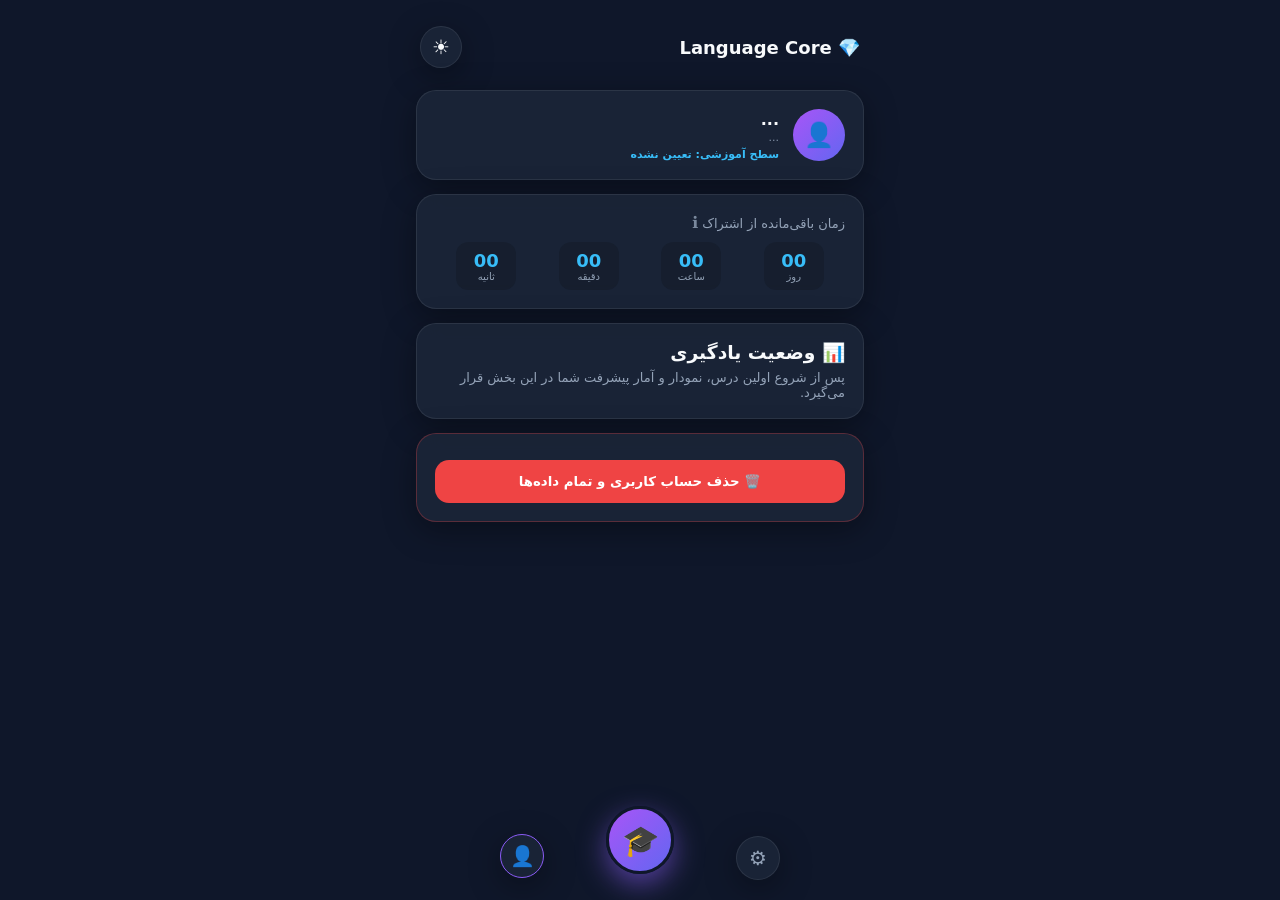
<file: index backup 7.html>
<!DOCTYPE html>
<html lang="fa" dir="rtl">
<head>
  <meta charset="UTF-8">
  <meta name="viewport" content="width=device-width, initial-scale=1.0, user-scalable=no">
  <title>Language Learning MiniApp</title>
  <script src="https://telegram.org/js/telegram-web-app.js"></script>

  <style>
    /* ========================================================= */
    /* ۱. تعریف متغیرهای تم و رنگ‌بندی (تاریک / روشن)           */
    /* ========================================================= */
    :root {
      --bg-main: #0f172a;
      --card-bg: rgba(30, 41, 59, 0.75);
      --card-border: rgba(255, 255, 255, 0.08);
      --text-main: #f8fafc;
      --text-sub: #94a3b8;
      --primary: #8b5cf6;
      --primary-gradient: linear-gradient(135deg, #a855f7 0%, #6366f1 100%);
      --accent: #38bdf8;
      --danger: #ef4444;
      --success: #10b981;
      --shadow: 0 8px 32px 0 rgba(0, 0, 0, 0.36);
    }

    [data-theme="light"] {
      --bg-main: #f1f5f9;
      --card-bg: rgba(255, 255, 255, 0.9);
      --card-border: rgba(0, 0, 0, 0.06);
      --text-main: #0f172a;
      --text-sub: #64748b;
      --primary: #7c3aed;
      --primary-gradient: linear-gradient(135deg, #7c3aed 0%, #4f46e5 100%);
      --accent: #0284c7;
      --danger: #dc2626;
      --success: #059669;
      --shadow: 0 8px 24px 0 rgba(149, 157, 165, 0.15);
    }

    /* ========================================================= */
    /* ۲. استایل‌های عمومی بدنه و ساختار کلی                     */
    /* ========================================================= */
    * { box-sizing: border-box; margin: 0; padding: 0; font-family: system-ui, -apple-system, sans-serif; transition: all 0.2s ease; }
    body { background: var(--bg-main); color: var(--text-main); padding-bottom: 110px; user-select: none; }
    .container { padding: 16px; max-width: 480px; margin: 0 auto; }

    /* هدر بالای برنامه */
    .top-header { display: flex; justify-content: space-between; align-items: center; padding: 10px 4px; margin-bottom: 12px; }
    .theme-toggle-btn { background: var(--card-bg); border: 1px solid var(--card-border); border-radius: 50%; width: 42px; height: 42px; display: flex; align-items: center; justify-content: center; font-size: 20px; cursor: pointer; box-shadow: var(--shadow); color: var(--text-main); }

    /* کارت‌های شیشه‌ای (Glassmorphism) */
    .card { background: var(--card-bg); backdrop-filter: blur(12px); border: 1px solid var(--card-border); border-radius: 20px; padding: 18px; margin-bottom: 14px; box-shadow: var(--shadow); }

    /* استایل اختصاصی نمایش پروفایل کاربر */
    .user-profile-info { display: flex; flex-direction: column; justify-content: center; }
    .user-fullname { font-size: 16px; font-weight: 700; color: var(--text-main); margin-bottom: 2px; }
    .user-subtext { font-size: 11px; color: var(--text-sub); opacity: 0.85; margin-bottom: 4px; direction: ltr; text-align: right; }
    .user-level-badge { font-size: 11px; color: var(--accent); font-weight: 600; }

    /* باکس معکوس‌شمار زمان اشتراک */
    .timer-header { display: flex; align-items: center; justify-content: space-between; margin-bottom: 8px; }
    .info-btn { cursor: pointer; font-size: 16px; opacity: 0.8; }
    .info-btn:hover { opacity: 1; }
    .timer-box { display: flex; justify-content: space-around; direction: ltr; margin-top: 10px; text-align: center; }
    .timer-unit { background: rgba(0,0,0,0.15); padding: 8px 12px; border-radius: 12px; min-width: 60px; }
    .timer-val { font-size: 18px; font-weight: bold; color: var(--accent); }
    .timer-lbl { font-size: 10px; color: var(--text-sub); }

    /* تب‌ها */
    .tab-content { display: none; }
    .tab-content.active { display: block; animation: fadeIn 0.25s ease-in-out; }
    @keyframes fadeIn { from { opacity: 0; transform: translateY(6px); } to { opacity: 1; transform: translateY(0); } }

    /* ========================================================= */
    /* ۳. استایل‌های اختصاصی ویزارد تعیین سطح (فاز ۳)            */
    /* ========================================================= */
    .quiz-progress-bar { width: 100%; height: 6px; background: rgba(255,255,255,0.1); border-radius: 10px; overflow: hidden; margin: 12px 0 18px 0; }
    .quiz-progress-fill { height: 100%; background: var(--primary-gradient); width: 0%; transition: width 0.3s ease; }
    
    .quiz-options { display: flex; flex-direction: column; gap: 10px; margin-top: 14px; }
    .quiz-option-btn { 
      padding: 14px 16px; 
      background: rgba(255,255,255,0.04); 
      border: 1px solid var(--card-border); 
      border-radius: 14px; 
      color: var(--text-main); 
      text-align: right; 
      cursor: pointer; 
      font-size: 13px;
      display: flex;
      align-items: center;
      justify-content: space-between;
    }
    .quiz-option-btn:hover, .quiz-option-btn.selected { 
      border-color: var(--primary); 
      background: rgba(139, 92, 246, 0.15); 
    }

    /* انیمیشن لودینگ هوش مصنوعی */
    .ai-loading-box { text-align: center; padding: 30px 10px; }
    .ai-spinner { width: 48px; height: 48px; border: 4px solid rgba(255,255,255,0.1); border-top-color: var(--primary); border-radius: 50%; animation: spin 1s linear infinite; margin: 0 auto 16px auto; }
    @keyframes spin { to { transform: rotate(360deg); } }

    /* ========================================================= */
    /* ۴. منوی شناور پایینی                                      */
    /* ========================================================= */
    .nav-bar { 
      position: fixed; 
      bottom: 16px; 
      left: 0; 
      right: 0; 
      max-width: 280px; 
      margin: 0 auto; 
      background: transparent; 
      border: none;
      display: flex; 
      justify-content: space-between; 
      align-items: flex-end; 
      height: 70px; 
      z-index: 100; 
      pointer-events: none; 
    }

    .nav-item { 
      pointer-events: auto; 
      border: 1px solid var(--card-border); 
      background: var(--card-bg); 
      color: var(--text-sub); 
      border-radius: 50%; 
      display: flex; 
      align-items: center; 
      justify-content: center; 
      cursor: pointer; 
      box-shadow: var(--shadow);
      backdrop-filter: blur(12px);
    }

    .nav-item.side-btn { width: 44px; height: 44px; font-size: 20px; margin-bottom: 4px; }
    .nav-item.side-btn.active { color: var(--primary); border-color: var(--primary); transform: translateY(-2px); }

    .nav-item.learn-center { 
      width: 68px; 
      height: 68px; 
      background: var(--primary-gradient); 
      color: #fff; 
      font-size: 30px; 
      box-shadow: 0 10px 28px rgba(139, 92, 246, 0.55); 
      border: 3px solid var(--bg-main); 
      transform: translateY(-10px);
    }
    
    .nav-item.learn-center.active { transform: translateY(-14px) scale(1.06); }

    /* ========================================================= */
    /* ۵. لیست آیتم‌های تنظیمات                                 */
    /* ========================================================= */
    .settings-list { display: flex; flex-direction: column; gap: 10px; }
    .setting-item-btn {
      display: flex;
      align-items: center;
      justify-content: space-between;
      padding: 14px 16px;
      background: var(--card-bg);
      border: 1px solid var(--card-border);
      border-radius: 16px;
      color: var(--text-main);
      cursor: pointer;
      backdrop-filter: blur(8px);
    }
    .setting-item-btn:active { transform: scale(0.98); }
    .setting-item-left { display: flex; align-items: center; gap: 12px; font-weight: 500; font-size: 14px; }
    .chevron { color: var(--text-sub); font-size: 14px; }

    /* دکمه‌ها و ورودی‌ها */
    .btn { width: 100%; padding: 14px; background: var(--primary-gradient); color: #fff; border: none; border-radius: 14px; font-weight: bold; cursor: pointer; margin-top: 8px; }
    .btn:disabled { opacity: 0.5; cursor: not-allowed; }
    .btn-secondary { background: var(--card-bg); border: 1px solid var(--card-border); color: var(--text-main); }
    .btn-danger { background: var(--danger); }
    .input-field { width: 100%; padding: 12px; border-radius: 12px; border: 1px solid var(--card-border); background: rgba(0,0,0,0.15); color: var(--text-main); margin-bottom: 10px; font-size: 13px; }
    textarea.input-field { min-height: 80px; resize: vertical; }

    /* ========================================================= */
    /* ۶. پاپ‌آپ‌ها (Modal Popups)                                */
    /* ========================================================= */
    .modal { display: none; position: fixed; top: 0; left: 0; right: 0; bottom: 0; background: rgba(0,0,0,0.75); backdrop-filter: blur(6px); z-index: 200; align-items: center; justify-content: center; padding: 16px; }
    .modal.active { display: flex; animation: fadeIn 0.2s ease-out; }
    .modal-content { background: var(--bg-main); border: 1px solid var(--card-border); border-radius: 24px; padding: 22px; max-width: 420px; width: 100%; max-height: 85vh; overflow-y: auto; box-shadow: var(--shadow); }
    .modal-header { display: flex; justify-content: space-between; align-items: center; margin-bottom: 16px; border-bottom: 1px solid var(--card-border); padding-bottom: 10px; }
    .modal-close { background: none; border: none; font-size: 20px; color: var(--text-sub); cursor: pointer; }
  </style>
</head>
<body data-theme="dark">

  <div class="container">
    <!-- هدر بالای برنامه -->
    <div class="top-header">
      <div style="font-size: 18px; font-weight: bold;">💎 Language Core</div>
      <button class="theme-toggle-btn" id="theme-btn" onclick="toggleTheme()" title="تغییر تم">☀️</button>
    </div>

    <!-- ========================================================= -->
    <!-- صفحه ۱: داشبورد و پروفایل کاربر                          -->
    <!-- ========================================================= -->
    <div id="tab-dashboard" class="tab-content active">
      
      <!-- کارت مشخصات کاربر -->
      <div class="card" style="display: flex; align-items: center; gap: 14px;">
        <div style="width: 52px; height: 52px; border-radius: 50%; background: var(--primary-gradient); display: flex; align-items: center; justify-content: center; font-size: 24px; color: white; flex-shrink: 0;">👤</div>
        <div class="user-profile-info">
          <div class="user-fullname" id="user-fullname">...</div>
          <div class="user-subtext" id="user-subtext">...</div>
          <div class="user-level-badge" id="user-level">سطح آموزشی: تعیین نشده</div>
        </div>
      </div>

      <!-- کارت زمان باقی‌مانده از اشتراک -->
      <div class="card">
        <div class="timer-header">
          <span style="font-size: 13px; color: var(--text-sub);">
            زمان باقی‌مانده از اشتراک 
            <span class="info-btn" onclick="openModal('modal-sub-info')" title="راهنما">ℹ️</span>
          </span>
        </div>
        <div class="timer-box">
          <div class="timer-unit"><div class="timer-val" id="t-sec">00</div><div class="timer-lbl">ثانیه</div></div>
          <div class="timer-unit"><div class="timer-val" id="t-min">00</div><div class="timer-lbl">دقیقه</div></div>
          <div class="timer-unit"><div class="timer-val" id="t-hrs">00</div><div class="timer-lbl">ساعت</div></div>
          <div class="timer-unit"><div class="timer-val" id="t-day">00</div><div class="timer-lbl">روز</div></div>
        </div>
      </div>

      <!-- کارت وضعیت یادگیری -->
      <div class="card">
        <h3>📊 وضعیت یادگیری</h3>
        <p style="font-size: 13px; color: var(--text-sub); margin-top: 6px;">پس از شروع اولین درس، نمودار و آمار پیشرفت شما در این بخش قرار می‌گیرد.</p>
      </div>

      <!-- دکمه حذف حساب کاربری -->
      <div class="card" style="border-color: rgba(239, 68, 68, 0.3);">
        <button class="btn btn-danger" onclick="openModal('modal-delete-acc')">🗑️ حذف حساب کاربری و تمام داده‌ها</button>
      </div>
    </div>

    <!-- ========================================================= -->
    <!-- صفحه ۲: مرکز آموزش و ویزارد تعیین سطح (فاز ۳)            -->
    <!-- ========================================================= -->
    <div id="tab-learn" class="tab-content">
      
      <!-- ۱. کارت شروع اولیه آزمون -->
      <div id="quiz-start-card" class="card" style="text-align: center; padding: 28px 16px;">
        <div style="font-size: 40px; margin-bottom: 12px;">🎓</div>
        <h2>مسیر اختصاصی آموزش شما</h2>
        <p style="color: var(--text-sub); margin: 12px 0 20px 0; font-size: 13px; line-height: 1.6;">
          هوش مصنوعی Gemini پس از ۵ سوال کوتاه، سطح دقیق علمی شما (A1 تا C2) را تحلیل کرده و برنامه درسی ۱۰۰٪ اختصاصی شما را طراحی می‌کند.
        </p>
        <button class="btn" onclick="startPlacementQuiz()">شروع آزمون تعیین سطح (۵ دوازده)</button>
      </div>

      <!-- ۲. باکس سوالات تعاملی آزمون -->
      <div id="quiz-step-card" class="card" style="display: none;">
        <div style="display: flex; justify-content: space-between; align-items: center;">
          <span style="font-size: 12px; color: var(--text-sub);" id="quiz-step-indicator">سوال ۱ از ۵</span>
          <span style="font-size: 12px; color: var(--accent); font-weight: bold;">آزمون تعیین سطح AI</span>
        </div>
        
        <!-- نوار پیشرفت -->
        <div class="quiz-progress-bar">
          <div class="quiz-progress-fill" id="quiz-progress"></div>
        </div>

        <h3 id="quiz-question-title" style="margin-bottom: 14px; font-size: 15px; line-height: 1.5;">عنوان سوال...</h3>

        <!-- گزینه خروجی سوالات چندگزینه‌ای -->
        <div class="quiz-options" id="quiz-options-container"></div>

        <!-- ورودی متنی برای سوال تشریحی/نگارش (سوال ۵) -->
        <div id="quiz-text-container" style="display: none; margin-top: 14px;">
          <textarea id="quiz-text-answer" class="input-field" placeholder="جمله خود را به انگلیسی بنویسید... (مثال: I want to learn English for my job.)"></textarea>
        </div>

        <button class="btn" id="quiz-next-btn" onclick="handleNextQuizStep()" style="margin-top: 18px;" disabled>تأیید و سوال بعدی ❯</button>
      </div>

      <!-- ۳. کارت لودینگ تحلیل هوش مصنوعی -->
      <div id="quiz-loading-card" class="card ai-loading-box" style="display: none;">
        <div class="ai-spinner"></div>
        <h3>هوش مصنوعی Gemini در حال تحلیل پاسخ‌های شماست...</h3>
        <p style="font-size: 12px; color: var(--text-sub); margin-top: 10px; line-height: 1.6;">
          ارزیابی دامنه واژگان، ساختار گرامری و تدوین نقشه راه اختصاصی...
        </p>
      </div>

      <!-- ۴. کارت نتیجه تعیین سطح و نقشه راه اختصاصی -->
      <div id="quiz-result-card" class="card" style="display: none; text-align: center; padding: 24px 16px;">
        <div style="font-size: 44px; margin-bottom: 8px;">🎉</div>
        <h2>کارنامه و مسیر اختصاصی شما</h2>
        <div id="res-level-badge" style="display: inline-block; padding: 6px 16px; background: var(--primary-gradient); border-radius: 20px; font-weight: bold; margin: 12px 0; font-size: 14px;">سطح: B1 (متوسط)</div>
        
        <div style="background: rgba(0,0,0,0.15); border: 1px solid var(--card-border); border-radius: 14px; padding: 14px; text-align: right; margin: 12px 0; font-size: 12px; color: var(--text-sub); line-height: 1.7;" id="res-analysis-text">
          تحلیل هوش مصنوعی قرار می‌گیرد...
        </div>

        <button class="btn" onclick="alert('ورود به اولین جلسه آموزشی در فاز ۴ فعال خواهد شد.')">🚀 ورود به اولین جلسه درس</button>
      </div>

    </div>

    <!-- ========================================================= -->
    <!-- صفحه ۳: تنظیمات                                          -->
    <!-- ========================================================= -->
    <div id="tab-settings" class="tab-content">
      <div class="card">
        <h3 style="margin-bottom: 16px;">⚙️ تنظیمات برنامه</h3>
        
        <div class="settings-list">
          <div class="setting-item-btn" onclick="openModal('modal-setting-display')">
            <div class="setting-item-left"><span>🎨</span> <span>تنظیمات نمایش</span></div>
            <span class="chevron">❮</span>
          </div>

          <div class="setting-item-btn" onclick="openModal('modal-setting-audio')">
            <div class="setting-item-left"><span>🔊</span> <span>تنظیمات صوت</span></div>
            <span class="chevron">❮</span>
          </div>

          <div class="setting-item-btn" onclick="openModal('modal-setting-reminder')">
            <div class="setting-item-left"><span>🔔</span> <span>یادآوری روزانه</span></div>
            <span class="chevron">❮</span>
          </div>

          <div class="setting-item-btn" onclick="openModal('modal-setting-privacy')">
            <div class="setting-item-left"><span>🛡️</span> <span>حریم خصوصی</span></div>
            <span class="chevron">❮</span>
          </div>

          <div class="setting-item-btn" onclick="openModal('modal-setting-about')">
            <div class="setting-item-left"><span>ℹ️</span> <span>درباره ما و تماس با پشتیبانی</span></div>
            <span class="chevron">❮</span>
          </div>
        </div>
      </div>
    </div>
  </div>

  <!-- ========================================================= -->
  <!-- منوی شناور پایینی                                         -->
  <!-- ========================================================= -->
  <nav class="nav-bar">
    <button class="nav-item side-btn" onclick="switchTab('settings', this)" title="تنظیمات">⚙️</button>
    <button class="nav-item learn-center" onclick="switchTab('learn', this)" title="آموزش">🎓</button>
    <button class="nav-item side-btn active" onclick="switchTab('dashboard', this)" title="داشبورد و پروفایل">👤</button>
  </nav>

  <!-- ========================================================= -->
  <!-- پاپ‌آپ‌ها (MODALS)                                       -->
  <!-- ========================================================= -->

  <div class="modal" id="modal-sub-info">
    <div class="modal-content">
      <div class="modal-header">
        <h4>ℹ️ زمان باقی‌مانده از اشتراک</h4>
        <button class="modal-close" onclick="closeModal('modal-sub-info')">✕</button>
      </div>
      <p style="font-size: 13px; color: var(--text-sub); line-height: 1.6;">
        دوره تست رایگان به مدت <b>۷ روز کامل</b> از لحظه شروع اولین جلسه آموزش برای شما فعال می‌شود. در این مدت به تمامی امکانات هوش مصنوعی، فلش‌کارت‌ها و گوینده‌های صوتی دسترسی نامحدود خواهید داشت.
      </p>
      <button class="btn btn-secondary" onclick="closeModal('modal-sub-info')" style="margin-top: 16px;">متوجه شدم</button>
    </div>
  </div>

  <div class="modal" id="modal-delete-acc">
    <div class="modal-content" style="text-align: center;">
      <h3 style="color: var(--danger); margin-bottom: 10px;">⚠️ حذف حساب کاربری</h3>
      <p style="font-size: 12px; color: var(--text-sub); margin-bottom: 16px; line-height: 1.5;">
        تمام داده‌ها، پیشرفت لایتنر و تاریخچه فعالیت شما به‌صورت دائمی از دیتابیس پاک خواهد شد و غیرقابل بازیابی است. آیا اطمینان دارید؟
      </p>
      <div style="display: flex; gap: 8px;">
        <button class="btn btn-danger" onclick="executeAccountDeletion()">تأیید حذف کامل</button>
        <button class="btn btn-secondary" onclick="closeModal('modal-delete-acc')">انصراف</button>
      </div>
    </div>
  </div>

  <div class="modal" id="modal-setting-display">
    <div class="modal-content">
      <div class="modal-header">
        <h4>🎨 تنظیمات نمایش</h4>
        <button class="modal-close" onclick="closeModal('modal-setting-display')">✕</button>
      </div>
      <label style="font-size: 12px; color: var(--text-sub);">انتخاب فونت برنامه:</label>
      <select class="input-field"><option>وزیر متن (پیش‌فرض)</option><option>یکان پلاس</option></select>
      <label style="font-size: 12px; color: var(--text-sub);">اندازه قلم:</label>
      <select class="input-field"><option>متوسط (استاندارد)</option><option>بزرگ</option></select>
      <button class="btn" onclick="closeModal('modal-setting-display')">ذخیره تغییرات</button>
    </div>
  </div>

  <div class="modal" id="modal-setting-audio">
    <div class="modal-content">
      <div class="modal-header">
        <h4>🔊 تنظیمات صوت و گوینده</h4>
        <button class="modal-close" onclick="closeModal('modal-setting-audio')">✕</button>
      </div>
      <label style="font-size: 12px; color: var(--text-sub);">انتخاب شخصیت گوینده (۱۰ مدل AI):</label>
      <select class="input-field">
        <option>1. الکس (مرد - انگلیسی رسمی)</option>
        <option>2. سارا (زن - انگلیسی لهجه آمریکایی)</option>
        <option>3. دیوید (مرد - لهجه بریتانیایی)</option>
        <option>4. معلم صبور (آرام و کُند)</option>
      </select>
      <p style="font-size: 11px; color: var(--text-sub); margin-bottom: 10px;">امکان پخش نمونه صدای گوینده در فاز بعدی فعال خواهد شد.</p>
      <button class="btn" onclick="closeModal('modal-setting-audio')">تأیید</button>
    </div>
  </div>

  <div class="modal" id="modal-setting-reminder">
    <div class="modal-content">
      <div class="modal-header">
        <h4>🔔 یادآوری روزانه مطالعه</h4>
        <button class="modal-close" onclick="closeModal('modal-setting-reminder')">✕</button>
      </div>
      <label style="font-size: 12px; color: var(--text-sub);">زمان یادآوری روزانه:</label>
      <input type="time" class="input-field" value="20:00">
      <button class="btn" onclick="closeModal('modal-setting-reminder')">ثبت زمان یادآوری</button>
    </div>
  </div>

  <div class="modal" id="modal-setting-privacy">
    <div class="modal-content">
      <div class="modal-header">
        <h4>🛡️ سیاست حریم خصوصی و امنیت داده‌ها</h4>
        <button class="modal-close" onclick="closeModal('modal-setting-privacy')">✕</button>
      </div>
      <div style="font-size: 12px; color: var(--text-sub); line-height: 1.7; display: flex; flex-direction: column; gap: 10px;">
        <p><b>۱. شفافیت کامل در ذخیره‌سازی:</b> ما فقط داده‌هایی را ذخیره می‌کنیم که مستقیماً برای الگوریتم لایتنر و شخصی‌سازی مسیر یادگیری شما ضروری است.</p>
        <p><b>۲. امنیت و رمزنگاری:</b> تمامی ارتباطات تحت گواهی TLS 1.3 و رمزنگاری چندلایه قرار دارند. شماره تلفن شما هرگز دریافت یا ذخیره نمی‌شود.</p>
        <p><b>۳. عدم واگذاری به ثالث:</b> داده‌های تمرینی شما کاملاً محرمانه بوده و به هیچ سازمان یا مجموعه ثالثی فروخته یا واگذار نخواهد شد.</p>
        <p><b>۴. حق حذف کامل (Right to be Forgotten):</b> شما در هر لحظه می‌توانید با یک کلیک در بخش داشبورد، تمامی اطلاعات و سوابق خود را به‌طور کامل و دائمی از دیتابیس پاک کنید.</p>
      </div>
      <button class="btn btn-secondary" onclick="closeModal('modal-setting-privacy')" style="margin-top: 14px;">بستن</button>
    </div>
  </div>

  <div class="modal" id="modal-setting-about">
    <div class="modal-content">
      <div class="modal-header">
        <h4>ℹ️ درباره ما و نحوه عملکرد برنامه</h4>
        <button class="modal-close" onclick="closeModal('modal-setting-about')">✕</button>
      </div>
      
      <div style="font-size: 12px; color: var(--text-sub); line-height: 1.6; margin-bottom: 16px;">
        <p style="margin-bottom: 8px;"><b>🤖 منطق آموزشی هوشمند (AI Core):</b></p>
        <p>این سیستم بر خلاف متدهای سنتی، با استفاده از مدل هوش مصنوعی تعاملی، وضعیت دقیق علمی و سرعت یادگیری شما را تحلیل کرده و یک <b>مسیر ۱۰۰٪ اختصاصی</b> طراحی می‌کند.</p>
        <p style="margin-top: 6px;">ترکیب تکنیک <b>جعبه لایتنر هوشمند</b>، تمرینات <b>شبکه‌سازی واژگان</b> و گوینده صوتی به شما کمک می‌کند تا زبان را به‌صورت طبیعی فرا بگیرید.</p>
      </div>

      <hr style="border: 0; border-top: 1px solid var(--card-border); margin: 14px 0;">

      <h4 style="margin-bottom: 10px; font-size: 13px;">📞 تماس با پشتیبانی</h4>
      
      <div style="display: flex; flex-direction: column; gap: 8px; margin-bottom: 14px;">
        <a href="https://t.me/Support_Handle" target="_blank" style="text-decoration: none;">
          <div class="btn btn-secondary" style="font-size: 12px; text-align: center;">💬 ارتباط مستقیم در تلگرام (@Support_Handle)</div>
        </a>
        <div style="font-size: 11px; color: var(--text-sub); text-align: center;">✉️ ایمیل پشتیبانی: support@languageapp.com</div>
      </div>

      <div style="background: rgba(0,0,0,0.1); padding: 12px; border-radius: 14px; border: 1px solid var(--card-border);">
        <p style="font-size: 11px; color: var(--text-sub); margin-bottom: 8px;">ارسال پیام مستقیم به پشتیبانی:</p>
        <input type="text" id="ticket-subject" class="input-field" placeholder="موضوع پیام...">
        <textarea id="ticket-body" class="input-field" placeholder="متن پیام شما..."></textarea>
        <button class="btn" onclick="submitContactForm()">ارسال پیام</button>
      </div>
    </div>
  </div>

  <!-- ========================================================= -->
  <!-- کدهای JavaScript                                           -->
  <!-- ========================================================= -->
  <script>
    const tg = window.Telegram.WebApp;
    tg.expand();

    // آدرس‌های وب‌فوک پروکسی‌شده از طریق Vercel (بدون نیاز به VPN)
    const N8N_AUTH_URL = "/api/n8n/auth"; 
    const N8N_DELETE_URL = "/api/n8n/delete-account";
    const N8N_PLACEMENT_URL = "/api/n8n/placement-test";  // وب‌فوک فاز ۳

    let currentUserTelegramId = null;

    /* ========================================================= */
    /* داده‌های سوالات ویزارد تعیین سطح (فاز ۳)                   */
    /* ========================================================= */
    const quizQuestions = [
      {
        id: 1,
        title: "1. She ________ to work by bus every morning.",
        type: "mcq",
        options: ["go", "goes", "going", "gone"]
      },
      {
        id: 2,
        title: "2. If I ________ more free time, I would learn French.",
        type: "mcq",
        options: ["have", "had", "will have", "would have"]
      },
      {
        id: 3,
        title: "3. The conference was postponed due to ________ circumstances.",
        type: "mcq",
        options: ["unforeseen", "unlooked", "unthought", "unexpectedly"]
      },
      {
        id: 4,
        title: "4. هدف اصلی شما از یادگیری زبان انگلیسی چیست؟",
        type: "mcq",
        options: ["مهاجرت و زندگی در خارج", "مکالمه روزمره و سفر", "پیشرفت کاری و شغلی", "شرکت در آزمون (آیلتس / تافل)"]
      },
      {
        id: 5,
        title: "5. یک جمله کوتاه به انگلیسی درباره هدف یا برنامه روزانه خود بنویسید (جهت ارزیابی نگارش توسط AI):",
        type: "text",
        placeholder: "مثال: I want to improve my speaking for my job."
      }
    ];

    let currentQuizStep = 0;
    let userAnswers = {};
    let selectedOptionValue = null;

    /* ========================================================= */
    /* مدیریت توابع عمومی UI و پاپ‌آپ‌ها                          */
    /* ========================================================= */
    function openModal(modalId) {
      try {
        const m = document.getElementById(modalId);
        if (m) m.classList.add('active');
      } catch (err) { console.error("خطا در باز کردن پاپ‌آپ:", err); }
    }

    function closeModal(modalId) {
      try {
        const m = document.getElementById(modalId);
        if (m) m.classList.remove('active');
      } catch (err) { console.error("خطا در بستن پاپ‌آپ:", err); }
    }

    function switchTab(tabId, el) {
      try {
        document.querySelectorAll('.tab-content').forEach(tab => tab.classList.remove('active'));
        document.querySelectorAll('.nav-item').forEach(item => item.classList.remove('active'));

        const targetTab = document.getElementById('tab-' + tabId);
        if (targetTab) targetTab.classList.add('active');
        if (el) el.classList.add('active');
      } catch (err) { console.error("خطا در تعویض تب:", err); }
    }

    function toggleTheme() {
      try {
        const body = document.body;
        const themeBtn = document.getElementById('theme-btn');
        const isDark = body.getAttribute('data-theme') === 'dark';
        
        body.setAttribute('data-theme', isDark ? 'light' : 'dark');
        if (themeBtn) themeBtn.innerText = isDark ? '🌙' : '☀️';
      } catch (err) { console.error("خطا در تغییر تم:", err); }
    }

    function startCountdown(targetDateMs) {
      setInterval(() => {
        const now = new Date().getTime();
        const diff = targetDateMs - now;

        if (diff <= 0) {
          document.getElementById('t-day').innerText = "00";
          document.getElementById('t-hrs').innerText = "00";
          document.getElementById('t-min').innerText = "00";
          document.getElementById('t-sec').innerText = "00";
          return;
        }

        const days = Math.floor(diff / (1000 * 60 * 60 * 24));
        const hours = Math.floor((diff % (1000 * 60 * 60 * 24)) / (1000 * 60 * 60));
        const minutes = Math.floor((diff % (1000 * 60 * 60)) / (1000 * 60));
        const seconds = Math.floor((diff % (1000 * 60)) / 1000);

        document.getElementById('t-day').innerText = String(days).padStart(2, '0');
        document.getElementById('t-hrs').innerText = String(hours).padStart(2, '0');
        document.getElementById('t-min').innerText = String(minutes).padStart(2, '0');
        document.getElementById('t-sec').innerText = String(seconds).padStart(2, '0');
      }, 1000);
    }

    async function executeAccountDeletion() {
      closeModal('modal-delete-acc');
      try {
        await fetch(N8N_DELETE_URL, {
          method: "POST",
          headers: { "Content-Type": "application/json" },
          body: JSON.stringify({ telegram_id: currentUserTelegramId })
        });
      } catch (e) {
        console.warn("ارتباط مستقیم با n8n برقرار نشد، عملیات محلی اجرا شد.");
      }
      
      alert('حساب کاربری و تمامی داده‌های شما با موفقیت پاک شد.');
      if (tg && tg.close) tg.close();
    }

    function submitContactForm() {
      const subj = document.getElementById('ticket-subject').value;
      const body = document.getElementById('ticket-body').value;

      if (!subj || !body) {
        alert('لطفاً عنوان و متن پیام را وارد کنید.');
        return;
      }

      alert('پیام شما با موفقیت ثبت شد. به‌زودی از طریق تلگرام با شما تماس خواهیم گرفت.');
      document.getElementById('ticket-subject').value = '';
      document.getElementById('ticket-body').value = '';
      closeModal('modal-setting-about');
    }

    /* ========================================================= */
    /* منطق اجرایی ویزارد تعیین سطح (فاز ۳)                        */
    /* ========================================================= */
    function startPlacementQuiz() {
      currentQuizStep = 0;
      userAnswers = {};
      document.getElementById('quiz-start-card').style.display = 'none';
      document.getElementById('quiz-step-card').style.display = 'block';
      renderQuizStep();
    }

    function renderQuizStep() {
      const q = quizQuestions[currentQuizStep];
      selectedOptionValue = null;

      // به‌روزرسانی نوار پیشرفت و شاخص
      const progressPercent = ((currentQuizStep + 1) / quizQuestions.length) * 100;
      document.getElementById('quiz-progress').style.width = `${progressPercent}%`;
      document.getElementById('quiz-step-indicator').innerText = `سوال ${currentQuizStep + 1} از ${quizQuestions.length}`;
      document.getElementById('quiz-question-title').innerText = q.title;

      const optionsContainer = document.getElementById('quiz-options-container');
      const textContainer = document.getElementById('quiz-text-container');
      const nextBtn = document.getElementById('quiz-next-btn');

      optionsContainer.innerHTML = '';
      nextBtn.disabled = true;

      if (q.type === 'mcq') {
        optionsContainer.style.display = 'flex';
        textContainer.style.display = 'none';

        q.options.forEach((opt, idx) => {
          const btn = document.createElement('div');
          btn.className = 'quiz-option-btn';
          btn.innerHTML = `<span>${opt}</span><span style="opacity: 0.5; font-size: 11px;">گزینه ${idx + 1}</span>`;
          btn.onclick = () => {
            document.querySelectorAll('.quiz-option-btn').forEach(b => b.classList.remove('selected'));
            btn.classList.add('selected');
            selectedOptionValue = opt;
            nextBtn.disabled = false;
          };
          optionsContainer.appendChild(btn);
        });
      } else if (q.type === 'text') {
        optionsContainer.style.display = 'none';
        textContainer.style.display = 'block';

        const textInput = document.getElementById('quiz-text-answer');
        textInput.value = '';
        textInput.oninput = (e) => {
          selectedOptionValue = e.target.value.trim();
          nextBtn.disabled = selectedOptionValue.length < 3;
        };
      }

      nextBtn.innerText = (currentQuizStep === quizQuestions.length - 1) ? 'تحلیل نهایی و ساخت مسیر 🤖' : 'تأیید و سوال بعدی ❯';
    }

    async function handleNextQuizStep() {
      // ذخیره پاسخ این مرحله
      userAnswers[`q${currentQuizStep + 1}`] = selectedOptionValue;

      if (currentQuizStep < quizQuestions.length - 1) {
        currentQuizStep++;
        renderQuizStep();
      } else {
        // اتمام آزمون و ارسال به n8n
        document.getElementById('quiz-step-card').style.display = 'none';
        document.getElementById('quiz-loading-card').style.display = 'block';

        try {
          const response = await fetch(N8N_PLACEMENT_URL, {
            method: "POST",
            headers: { "Content-Type": "application/json" },
            body: JSON.stringify({
              telegram_id: currentUserTelegramId,
              answers: userAnswers
            })
          });

          const data = await response.json();
          displayQuizResults(data);
        } catch (err) {
          console.warn("خطا در اتصال به وب‌فوک تعیین سطح n8n، نمایش پاسخ شبیه‌سازی‌شده.");
          // پاسخ fallback در صورت عدم فعال بودن فعلی WF2
          displayQuizResults({
            determined_level: "B1",
            summary: "بر اساس پاسخ‌های شما، تسلط خوبی روی گرامر پایه دارید. نقطه تمرکز مسیر درسی شما روی واژگان سطح متوسط و تمرینات Substitution Drill برای افزایش تسلط در مکالمه خواهد بود."
          });
        }
      }
    }

    function displayQuizResults(result) {
      document.getElementById('quiz-loading-card').style.display = 'none';
      document.getElementById('quiz-result-card').style.display = 'block';

      const level = result.determined_level || "B1";
      const summary = result.summary || "مسیر اختصاصی شما بر اساس هوش مصنوعی طراحی شد.";

      document.getElementById('res-level-badge').innerText = `سطح تعیین‌شده: ${level}`;
      document.getElementById('res-analysis-text').innerText = summary;

      // به‌روزرسانی کارت پروفایل کاربر در داشبورد
      const userLevelEl = document.getElementById('user-level');
      if (userLevelEl) {
        userLevelEl.innerText = `سطح آموزشی: ${level}`;
      }
    }

    /* ========================================================= */
    /* تابع اصلی مقداردهی اولیه                                 */
    /* ========================================================= */
    async function initApp() {
      const user = tg.initDataUnsafe?.user || { 
        id: 12345654321, 
        username: "alimohamadi", 
        first_name: "علی", 
        last_name: "محمدی" 
      };
      currentUserTelegramId = user.id;

      // پردازش نام کامل
      const firstName = user.first_name ? user.first_name.trim() : "";
      const lastName = user.last_name ? user.last_name.trim() : "";
      const fullName = (firstName + " " + lastName).trim() || "کاربر ناشناس";

      // پردازش یوزرنیم (حذف @) و آی‌دی
      const cleanUsername = user.username ? user.username.replace(/^@/, '').trim() : "";
      const userId = user.id ? String(user.id) : "";

      let subtext = "";
      if (cleanUsername && userId) {
        subtext = `${cleanUsername} - ${userId}`;
      } else if (cleanUsername) {
        subtext = cleanUsername;
      } else if (userId) {
        subtext = userId;
      }

      const fullNameEl = document.getElementById('user-fullname');
      const subtextEl = document.getElementById('user-subtext');

      if (fullNameEl) fullNameEl.innerText = fullName;
      if (subtextEl) {
        subtextEl.innerText = subtext;
        if (!subtext) subtextEl.style.display = 'none';
      }

      let defaultTrialEnd = new Date().getTime() + (7 * 24 * 60 * 60 * 1000);

      try {
        const response = await fetch(N8N_AUTH_URL, {
          method: "POST",
          headers: { "Content-Type": "application/json" },
          body: JSON.stringify({ 
            telegram_id: user.id, 
            username: user.username, 
            first_name: user.first_name, 
            last_name: user.last_name,
            init_data: tg.initData // ارسال initData تلگرام جهت امنیت HMAC
          })
        });
        
        const data = await response.json();
        const userData = Array.isArray(data) ? data[0] : data;

        if (userData && userData.trial_ends_at) {
          defaultTrialEnd = new Date(userData.trial_ends_at).getTime();
        }
      } catch (err) {
        console.warn("استفاده از تایمر پیش‌فرض ۷ روزه آزمایشی.");
      }

      startCountdown(defaultTrialEnd);
    }

    initApp();
  </script>
</body>
</html>
</file>
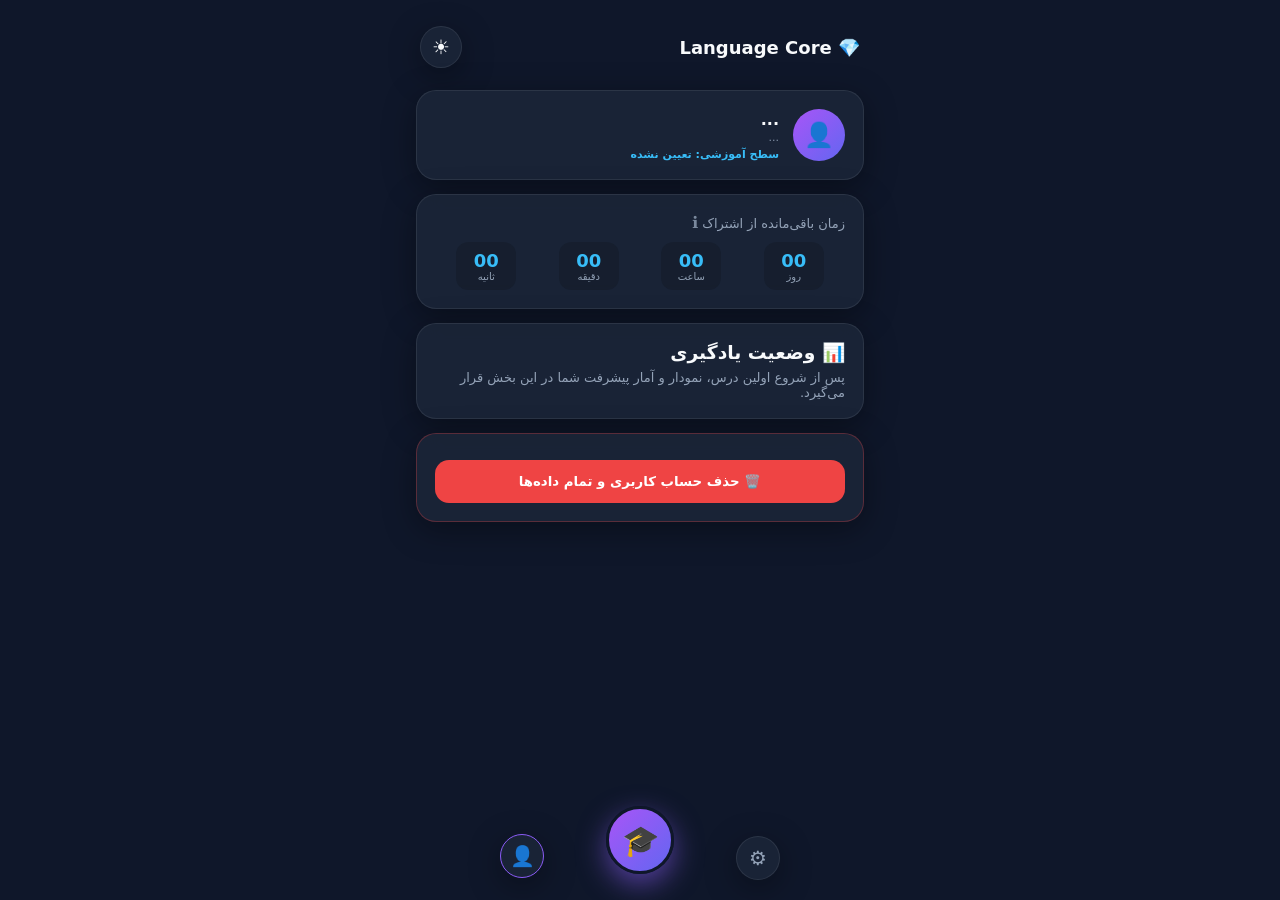
<file: index backup 8.html>
<!DOCTYPE html>
<html lang="fa" dir="rtl">
<head>
  <meta charset="UTF-8">
  <meta name="viewport" content="width=device-width, initial-scale=1.0, user-scalable=no">
  <title>Language Learning MiniApp</title>
  <script src="https://telegram.org/js/telegram-web-app.js"></script>

  <style>
    /* ========================================================= */
    /* ۱. تعریف متغیرهای تم و رنگ‌بندی (تاریک / روشن)           */
    /* ========================================================= */
    :root {
      --bg-main: #0f172a;
      --card-bg: rgba(30, 41, 59, 0.75);
      --card-border: rgba(255, 255, 255, 0.08);
      --text-main: #f8fafc;
      --text-sub: #94a3b8;
      --primary: #8b5cf6;
      --primary-gradient: linear-gradient(135deg, #a855f7 0%, #6366f1 100%);
      --accent: #38bdf8;
      --danger: #ef4444;
      --success: #10b981;
      --shadow: 0 8px 32px 0 rgba(0, 0, 0, 0.36);
    }

    [data-theme="light"] {
      --bg-main: #f1f5f9;
      --card-bg: rgba(255, 255, 255, 0.9);
      --card-border: rgba(0, 0, 0, 0.06);
      --text-main: #0f172a;
      --text-sub: #64748b;
      --primary: #7c3aed;
      --primary-gradient: linear-gradient(135deg, #7c3aed 0%, #4f46e5 100%);
      --accent: #0284c7;
      --danger: #dc2626;
      --success: #059669;
      --shadow: 0 8px 24px 0 rgba(149, 157, 165, 0.15);
    }

    /* ========================================================= */
    /* ۲. استایل‌های عمومی بدنه و ساختار کلی                     */
    /* ========================================================= */
    * { box-sizing: border-box; margin: 0; padding: 0; font-family: system-ui, -apple-system, sans-serif; transition: all 0.2s ease; }
    body { background: var(--bg-main); color: var(--text-main); padding-bottom: 110px; user-select: none; }
    .container { padding: 16px; max-width: 480px; margin: 0 auto; }

    /* هدر بالای برنامه */
    .top-header { display: flex; justify-content: space-between; align-items: center; padding: 10px 4px; margin-bottom: 12px; }
    .theme-toggle-btn { background: var(--card-bg); border: 1px solid var(--card-border); border-radius: 50%; width: 42px; height: 42px; display: flex; align-items: center; justify-content: center; font-size: 20px; cursor: pointer; box-shadow: var(--shadow); color: var(--text-main); }

    /* کارت‌های شیشه‌ای (Glassmorphism) */
    .card { background: var(--card-bg); backdrop-filter: blur(12px); border: 1px solid var(--card-border); border-radius: 20px; padding: 18px; margin-bottom: 14px; box-shadow: var(--shadow); }

    /* استایل اختصاصی نمایش پروفایل کاربر */
    .user-profile-info { display: flex; flex-direction: column; justify-content: center; }
    .user-fullname { font-size: 16px; font-weight: 700; color: var(--text-main); margin-bottom: 2px; }
    .user-subtext { font-size: 11px; color: var(--text-sub); opacity: 0.85; margin-bottom: 4px; direction: ltr; text-align: right; }
    .user-level-badge { font-size: 11px; color: var(--accent); font-weight: 600; }

    /* باکس معکوس‌شمار زمان اشتراک */
    .timer-header { display: flex; align-items: center; justify-content: space-between; margin-bottom: 8px; }
    .info-btn { cursor: pointer; font-size: 16px; opacity: 0.8; }
    .info-btn:hover { opacity: 1; }
    .timer-box { display: flex; justify-content: space-around; direction: ltr; margin-top: 10px; text-align: center; }
    .timer-unit { background: rgba(0,0,0,0.15); padding: 8px 12px; border-radius: 12px; min-width: 60px; }
    .timer-val { font-size: 18px; font-weight: bold; color: var(--accent); }
    .timer-lbl { font-size: 10px; color: var(--text-sub); }

    /* تب‌ها */
    .tab-content { display: none; }
    .tab-content.active { display: block; animation: fadeIn 0.25s ease-in-out; }
    @keyframes fadeIn { from { opacity: 0; transform: translateY(6px); } to { opacity: 1; transform: translateY(0); } }

    /* ========================================================= */
    /* ۳. استایل‌های اختصاصی ویزارد تعیین سطح (فاز ۳)            */
    /* ========================================================= */
    .quiz-progress-bar { width: 100%; height: 6px; background: rgba(255,255,255,0.1); border-radius: 10px; overflow: hidden; margin: 12px 0 18px 0; }
    .quiz-progress-fill { height: 100%; background: var(--primary-gradient); width: 0%; transition: width 0.3s ease; }
    
    .quiz-options { display: flex; flex-direction: column; gap: 10px; margin-top: 14px; }
    .quiz-option-btn { 
      padding: 14px 16px; 
      background: rgba(255,255,255,0.04); 
      border: 1px solid var(--card-border); 
      border-radius: 14px; 
      color: var(--text-main); 
      text-align: right; 
      cursor: pointer; 
      font-size: 13px;
      display: flex;
      align-items: center;
      justify-content: space-between;
    }
    .quiz-option-btn:hover, .quiz-option-btn.selected { 
      border-color: var(--primary); 
      background: rgba(139, 92, 246, 0.15); 
    }

    /* انیمیشن لودینگ هوش مصنوعی */
    .ai-loading-box { text-align: center; padding: 30px 10px; }
    .ai-spinner { width: 48px; height: 48px; border: 4px solid rgba(255,255,255,0.1); border-top-color: var(--primary); border-radius: 50%; animation: spin 1s linear infinite; margin: 0 auto 16px auto; }
    @keyframes spin { to { transform: rotate(360deg); } }

    /* ========================================================= */
    /* ۴. منوی شناور پایینی                                      */
    /* ========================================================= */
    .nav-bar { 
      position: fixed; 
      bottom: 16px; 
      left: 0; 
      right: 0; 
      max-width: 280px; 
      margin: 0 auto; 
      background: transparent; 
      border: none;
      display: flex; 
      justify-content: space-between; 
      align-items: flex-end; 
      height: 70px; 
      z-index: 100; 
      pointer-events: none; 
    }

    .nav-item { 
      pointer-events: auto; 
      border: 1px solid var(--card-border); 
      background: var(--card-bg); 
      color: var(--text-sub); 
      border-radius: 50%; 
      display: flex; 
      align-items: center; 
      justify-content: center; 
      cursor: pointer; 
      box-shadow: var(--shadow);
      backdrop-filter: blur(12px);
    }

    .nav-item.side-btn { width: 44px; height: 44px; font-size: 20px; margin-bottom: 4px; }
    .nav-item.side-btn.active { color: var(--primary); border-color: var(--primary); transform: translateY(-2px); }

    .nav-item.learn-center { 
      width: 68px; 
      height: 68px; 
      background: var(--primary-gradient); 
      color: #fff; 
      font-size: 30px; 
      box-shadow: 0 10px 28px rgba(139, 92, 246, 0.55); 
      border: 3px solid var(--bg-main); 
      transform: translateY(-10px);
    }
    
    .nav-item.learn-center.active { transform: translateY(-14px) scale(1.06); }

    /* ========================================================= */
    /* ۵. لیست آیتم‌های تنظیمات                                 */
    /* ========================================================= */
    .settings-list { display: flex; flex-direction: column; gap: 10px; }
    .setting-item-btn {
      display: flex;
      align-items: center;
      justify-content: space-between;
      padding: 14px 16px;
      background: var(--card-bg);
      border: 1px solid var(--card-border);
      border-radius: 16px;
      color: var(--text-main);
      cursor: pointer;
      backdrop-filter: blur(8px);
    }
    .setting-item-btn:active { transform: scale(0.98); }
    .setting-item-left { display: flex; align-items: center; gap: 12px; font-weight: 500; font-size: 14px; }
    .chevron { color: var(--text-sub); font-size: 14px; }

    /* دکمه‌ها و ورودی‌ها */
    .btn { width: 100%; padding: 14px; background: var(--primary-gradient); color: #fff; border: none; border-radius: 14px; font-weight: bold; cursor: pointer; margin-top: 8px; }
    .btn:disabled { opacity: 0.5; cursor: not-allowed; }
    .btn-secondary { background: var(--card-bg); border: 1px solid var(--card-border); color: var(--text-main); }
    .btn-danger { background: var(--danger); }
    .input-field { width: 100%; padding: 12px; border-radius: 12px; border: 1px solid var(--card-border); background: rgba(0,0,0,0.15); color: var(--text-main); margin-bottom: 10px; font-size: 13px; }
    textarea.input-field { min-height: 80px; resize: vertical; }

    /* ========================================================= */
    /* ۶. پاپ‌آپ‌ها (Modal Popups)                                */
    /* ========================================================= */
    .modal { display: none; position: fixed; top: 0; left: 0; right: 0; bottom: 0; background: rgba(0,0,0,0.75); backdrop-filter: blur(6px); z-index: 200; align-items: center; justify-content: center; padding: 16px; }
    .modal.active { display: flex; animation: fadeIn 0.2s ease-out; }
    .modal-content { background: var(--bg-main); border: 1px solid var(--card-border); border-radius: 24px; padding: 22px; max-width: 420px; width: 100%; max-height: 85vh; overflow-y: auto; box-shadow: var(--shadow); }
    .modal-header { display: flex; justify-content: space-between; align-items: center; margin-bottom: 16px; border-bottom: 1px solid var(--card-border); padding-bottom: 10px; }
    .modal-close { background: none; border: none; font-size: 20px; color: var(--text-sub); cursor: pointer; }
  </style>
</head>
<body data-theme="dark">

  <div class="container">
    <!-- هدر بالای برنامه -->
    <div class="top-header">
      <div style="font-size: 18px; font-weight: bold;">💎 Language Core</div>
      <button class="theme-toggle-btn" id="theme-btn" onclick="toggleTheme()" title="تغییر تم">☀️</button>
    </div>

    <!-- ========================================================= -->
    <!-- صفحه ۱: داشبورد و پروفایل کاربر                          -->
    <!-- ========================================================= -->
    <div id="tab-dashboard" class="tab-content active">
      
      <!-- کارت مشخصات کاربر -->
      <div class="card" style="display: flex; align-items: center; gap: 14px;">
        <div style="width: 52px; height: 52px; border-radius: 50%; background: var(--primary-gradient); display: flex; align-items: center; justify-content: center; font-size: 24px; color: white; flex-shrink: 0;">👤</div>
        <div class="user-profile-info">
          <div class="user-fullname" id="user-fullname">...</div>
          <div class="user-subtext" id="user-subtext">...</div>
          <div class="user-level-badge" id="user-level">سطح آموزشی: تعیین نشده</div>
        </div>
      </div>

      <!-- کارت زمان باقی‌مانده از اشتراک -->
      <div class="card">
        <div class="timer-header">
          <span style="font-size: 13px; color: var(--text-sub);">
            زمان باقی‌مانده از اشتراک 
            <span class="info-btn" onclick="openModal('modal-sub-info')" title="راهنما">ℹ️</span>
          </span>
        </div>
        <div class="timer-box">
          <div class="timer-unit"><div class="timer-val" id="t-sec">00</div><div class="timer-lbl">ثانیه</div></div>
          <div class="timer-unit"><div class="timer-val" id="t-min">00</div><div class="timer-lbl">دقیقه</div></div>
          <div class="timer-unit"><div class="timer-val" id="t-hrs">00</div><div class="timer-lbl">ساعت</div></div>
          <div class="timer-unit"><div class="timer-val" id="t-day">00</div><div class="timer-lbl">روز</div></div>
        </div>
      </div>

      <!-- کارت وضعیت یادگیری -->
      <div class="card">
        <h3>📊 وضعیت یادگیری</h3>
        <p style="font-size: 13px; color: var(--text-sub); margin-top: 6px;">پس از شروع اولین درس، نمودار و آمار پیشرفت شما در این بخش قرار می‌گیرد.</p>
      </div>

      <!-- دکمه حذف حساب کاربری -->
      <div class="card" style="border-color: rgba(239, 68, 68, 0.3);">
        <button class="btn btn-danger" onclick="openModal('modal-delete-acc')">🗑️ حذف حساب کاربری و تمام داده‌ها</button>
      </div>
    </div>

    <!-- ========================================================= -->
    <!-- صفحه ۲: مرکز آموزش و ویزارد تعیین سطح (فاز ۳)            -->
    <!-- ========================================================= -->
    <div id="tab-learn" class="tab-content">
      
      <!-- ۱. کارت شروع اولیه آزمون -->
      <div id="quiz-start-card" class="card" style="text-align: center; padding: 28px 16px;">
        <div style="font-size: 40px; margin-bottom: 12px;">🎓</div>
        <h2>مسیر اختصاصی آموزش شما</h2>
        <p style="color: var(--text-sub); margin: 12px 0 20px 0; font-size: 13px; line-height: 1.6;">
          هوش مصنوعی Gemini پس از ۵ سوال کوتاه، سطح دقیق علمی شما (A1 تا C2) را تحلیل کرده و برنامه درسی ۱۰۰٪ اختصاصی شما را طراحی می‌کند.
        </p>
        <button class="btn" onclick="startPlacementQuiz()">شروع آزمون تعیین سطح (۵ دوازده)</button>
      </div>

      <!-- ۲. باکس سوالات تعاملی آزمون -->
      <div id="quiz-step-card" class="card" style="display: none;">
        <div style="display: flex; justify-content: space-between; align-items: center;">
          <span style="font-size: 12px; color: var(--text-sub);" id="quiz-step-indicator">سوال ۱ از ۵</span>
          <span style="font-size: 12px; color: var(--accent); font-weight: bold;">آزمون تعیین سطح AI</span>
        </div>
        
        <!-- نوار پیشرفت -->
        <div class="quiz-progress-bar">
          <div class="quiz-progress-fill" id="quiz-progress"></div>
        </div>

        <h3 id="quiz-question-title" style="margin-bottom: 14px; font-size: 15px; line-height: 1.5;">عنوان سوال...</h3>

        <!-- گزینه خروجی سوالات چندگزینه‌ای -->
        <div class="quiz-options" id="quiz-options-container"></div>

        <!-- ورودی متنی برای سوال تشریحی/نگارش (سوال ۵) -->
        <div id="quiz-text-container" style="display: none; margin-top: 14px;">
          <textarea id="quiz-text-answer" class="input-field" placeholder="جمله خود را به انگلیسی بنویسید... (مثال: I want to learn English for my job.)"></textarea>
        </div>

        <button class="btn" id="quiz-next-btn" onclick="handleNextQuizStep()" style="margin-top: 18px;" disabled>تأیید و سوال بعدی ❯</button>
      </div>

      <!-- ۳. کارت لودینگ تحلیل هوش مصنوعی -->
      <div id="quiz-loading-card" class="card ai-loading-box" style="display: none;">
        <div class="ai-spinner"></div>
        <h3>هوش مصنوعی Gemini در حال تحلیل پاسخ‌های شماست...</h3>
        <p style="font-size: 12px; color: var(--text-sub); margin-top: 10px; line-height: 1.6;">
          ارزیابی دامنه واژگان، ساختار گرامری و تدوین نقشه راه اختصاصی...
        </p>
      </div>

      <!-- ۴. کارت نتیجه تعیین سطح و نقشه راه اختصاصی -->
      <div id="quiz-result-card" class="card" style="display: none; text-align: center; padding: 24px 16px;">
        <div style="font-size: 44px; margin-bottom: 8px;">🎉</div>
        <h2>کارنامه و مسیر اختصاصی شما</h2>
        <div id="res-level-badge" style="display: inline-block; padding: 6px 16px; background: var(--primary-gradient); border-radius: 20px; font-weight: bold; margin: 12px 0; font-size: 14px;">سطح: B1 (متوسط)</div>
        
        <div style="background: rgba(0,0,0,0.15); border: 1px solid var(--card-border); border-radius: 14px; padding: 14px; text-align: right; margin: 12px 0; font-size: 12px; color: var(--text-sub); line-height: 1.7;" id="res-analysis-text">
          تحلیل هوش مصنوعی قرار می‌گیرد...
        </div>

        <button class="btn" onclick="alert('ورود به اولین جلسه آموزشی در فاز ۴ فعال خواهد شد.')">🚀 ورود به اولین جلسه درس</button>
      </div>

    </div>

    <!-- ========================================================= -->
    <!-- صفحه ۳: تنظیمات                                          -->
    <!-- ========================================================= -->
    <div id="tab-settings" class="tab-content">
      <div class="card">
        <h3 style="margin-bottom: 16px;">⚙️ تنظیمات برنامه</h3>
        
        <div class="settings-list">
          <div class="setting-item-btn" onclick="openModal('modal-setting-display')">
            <div class="setting-item-left"><span>🎨</span> <span>تنظیمات نمایش</span></div>
            <span class="chevron">❮</span>
          </div>

          <div class="setting-item-btn" onclick="openModal('modal-setting-audio')">
            <div class="setting-item-left"><span>🔊</span> <span>تنظیمات صوت</span></div>
            <span class="chevron">❮</span>
          </div>

          <div class="setting-item-btn" onclick="openModal('modal-setting-reminder')">
            <div class="setting-item-left"><span>🔔</span> <span>یادآوری روزانه</span></div>
            <span class="chevron">❮</span>
          </div>

          <div class="setting-item-btn" onclick="openModal('modal-setting-privacy')">
            <div class="setting-item-left"><span>🛡️</span> <span>حریم خصوصی</span></div>
            <span class="chevron">❮</span>
          </div>

          <div class="setting-item-btn" onclick="openModal('modal-setting-about')">
            <div class="setting-item-left"><span>ℹ️</span> <span>درباره ما و تماس با پشتیبانی</span></div>
            <span class="chevron">❮</span>
          </div>
        </div>
      </div>
    </div>
  </div>

  <!-- ========================================================= -->
  <!-- منوی شناور پایینی                                         -->
  <!-- ========================================================= -->
  <nav class="nav-bar">
    <button class="nav-item side-btn" onclick="switchTab('settings', this)" title="تنظیمات">⚙️</button>
    <button class="nav-item learn-center" onclick="switchTab('learn', this)" title="آموزش">🎓</button>
    <button class="nav-item side-btn active" onclick="switchTab('dashboard', this)" title="داشبورد و پروفایل">👤</button>
  </nav>

  <!-- ========================================================= -->
  <!-- پاپ‌آپ‌ها (MODALS)                                       -->
  <!-- ========================================================= -->

  <div class="modal" id="modal-sub-info">
    <div class="modal-content">
      <div class="modal-header">
        <h4>ℹ️ زمان باقی‌مانده از اشتراک</h4>
        <button class="modal-close" onclick="closeModal('modal-sub-info')">✕</button>
      </div>
      <p style="font-size: 13px; color: var(--text-sub); line-height: 1.6;">
        دوره تست رایگان به مدت <b>۷ روز کامل</b> از لحظه شروع اولین جلسه آموزش برای شما فعال می‌شود. در این مدت به تمامی امکانات هوش مصنوعی، فلش‌کارت‌ها و گوینده‌های صوتی دسترسی نامحدود خواهید داشت.
      </p>
      <button class="btn btn-secondary" onclick="closeModal('modal-sub-info')" style="margin-top: 16px;">متوجه شدم</button>
    </div>
  </div>

  <div class="modal" id="modal-delete-acc">
    <div class="modal-content" style="text-align: center;">
      <h3 style="color: var(--danger); margin-bottom: 10px;">⚠️ حذف حساب کاربری</h3>
      <p style="font-size: 12px; color: var(--text-sub); margin-bottom: 16px; line-height: 1.5;">
        تمام داده‌ها، پیشرفت لایتنر و تاریخچه فعالیت شما به‌صورت دائمی از دیتابیس پاک خواهد شد و غیرقابل بازیابی است. آیا اطمینان دارید؟
      </p>
      <div style="display: flex; gap: 8px;">
        <button class="btn btn-danger" onclick="executeAccountDeletion()">تأیید حذف کامل</button>
        <button class="btn btn-secondary" onclick="closeModal('modal-delete-acc')">انصراف</button>
      </div>
    </div>
  </div>

  <div class="modal" id="modal-setting-display">
    <div class="modal-content">
      <div class="modal-header">
        <h4>🎨 تنظیمات نمایش</h4>
        <button class="modal-close" onclick="closeModal('modal-setting-display')">✕</button>
      </div>
      <label style="font-size: 12px; color: var(--text-sub);">انتخاب فونت برنامه:</label>
      <select class="input-field"><option>وزیر متن (پیش‌فرض)</option><option>یکان پلاس</option></select>
      <label style="font-size: 12px; color: var(--text-sub);">اندازه قلم:</label>
      <select class="input-field"><option>متوسط (استاندارد)</option><option>بزرگ</option></select>
      <button class="btn" onclick="closeModal('modal-setting-display')">ذخیره تغییرات</button>
    </div>
  </div>

  <div class="modal" id="modal-setting-audio">
    <div class="modal-content">
      <div class="modal-header">
        <h4>🔊 تنظیمات صوت و گوینده</h4>
        <button class="modal-close" onclick="closeModal('modal-setting-audio')">✕</button>
      </div>
      <label style="font-size: 12px; color: var(--text-sub);">انتخاب شخصیت گوینده (۱۰ مدل AI):</label>
      <select class="input-field">
        <option>1. الکس (مرد - انگلیسی رسمی)</option>
        <option>2. سارا (زن - انگلیسی لهجه آمریکایی)</option>
        <option>3. دیوید (مرد - لهجه بریتانیایی)</option>
        <option>4. معلم صبور (آرام و کُند)</option>
      </select>
      <p style="font-size: 11px; color: var(--text-sub); margin-bottom: 10px;">امکان پخش نمونه صدای گوینده در فاز بعدی فعال خواهد شد.</p>
      <button class="btn" onclick="closeModal('modal-setting-audio')">تأیید</button>
    </div>
  </div>

  <div class="modal" id="modal-setting-reminder">
    <div class="modal-content">
      <div class="modal-header">
        <h4>🔔 یادآوری روزانه مطالعه</h4>
        <button class="modal-close" onclick="closeModal('modal-setting-reminder')">✕</button>
      </div>
      <label style="font-size: 12px; color: var(--text-sub);">زمان یادآوری روزانه:</label>
      <input type="time" class="input-field" value="20:00">
      <button class="btn" onclick="closeModal('modal-setting-reminder')">ثبت زمان یادآوری</button>
    </div>
  </div>

  <div class="modal" id="modal-setting-privacy">
    <div class="modal-content">
      <div class="modal-header">
        <h4>🛡️ سیاست حریم خصوصی و امنیت داده‌ها</h4>
        <button class="modal-close" onclick="closeModal('modal-setting-privacy')">✕</button>
      </div>
      <div style="font-size: 12px; color: var(--text-sub); line-height: 1.7; display: flex; flex-direction: column; gap: 10px;">
        <p><b>۱. شفافیت کامل در ذخیره‌سازی:</b> ما فقط داده‌هایی را ذخیره می‌کنیم که مستقیماً برای الگوریتم لایتنر و شخصی‌سازی مسیر یادگیری شما ضروری است.</p>
        <p><b>۲. امنیت و رمزنگاری:</b> تمامی ارتباطات تحت گواهی TLS 1.3 و رمزنگاری چندلایه قرار دارند. شماره تلفن شما هرگز دریافت یا ذخیره نمی‌شود.</p>
        <p><b>۳. عدم واگذاری به ثالث:</b> داده‌های تمرینی شما کاملاً محرمانه بوده و به هیچ سازمان یا مجموعه ثالثی فروخته یا واگذار نخواهد شد.</p>
        <p><b>۴. حق حذف کامل (Right to be Forgotten):</b> شما در هر لحظه می‌توانید با یک کلیک در بخش داشبورد، تمامی اطلاعات و سوابق خود را به‌طور کامل و دائمی از دیتابیس پاک کنید.</p>
      </div>
      <button class="btn btn-secondary" onclick="closeModal('modal-setting-privacy')" style="margin-top: 14px;">بستن</button>
    </div>
  </div>

  <div class="modal" id="modal-setting-about">
    <div class="modal-content">
      <div class="modal-header">
        <h4>ℹ️ درباره ما و نحوه عملکرد برنامه</h4>
        <button class="modal-close" onclick="closeModal('modal-setting-about')">✕</button>
      </div>
      
      <div style="font-size: 12px; color: var(--text-sub); line-height: 1.6; margin-bottom: 16px;">
        <p style="margin-bottom: 8px;"><b>🤖 منطق آموزشی هوشمند (AI Core):</b></p>
        <p>این سیستم بر خلاف متدهای سنتی، با استفاده از مدل هوش مصنوعی تعاملی، وضعیت دقیق علمی و سرعت یادگیری شما را تحلیل کرده و یک <b>مسیر ۱۰۰٪ اختصاصی</b> طراحی می‌کند.</p>
        <p style="margin-top: 6px;">ترکیب تکنیک <b>جعبه لایتنر هوشمند</b>، تمرینات <b>شبکه‌سازی واژگان</b> و گوینده صوتی به شما کمک می‌کند تا زبان را به‌صورت طبیعی فرا بگیرید.</p>
      </div>

      <hr style="border: 0; border-top: 1px solid var(--card-border); margin: 14px 0;">

      <h4 style="margin-bottom: 10px; font-size: 13px;">📞 تماس با پشتیبانی</h4>
      
      <div style="display: flex; flex-direction: column; gap: 8px; margin-bottom: 14px;">
        <a href="https://t.me/Support_Handle" target="_blank" style="text-decoration: none;">
          <div class="btn btn-secondary" style="font-size: 12px; text-align: center;">💬 ارتباط مستقیم در تلگرام (@Support_Handle)</div>
        </a>
        <div style="font-size: 11px; color: var(--text-sub); text-align: center;">✉️ ایمیل پشتیبانی: support@languageapp.com</div>
      </div>

      <div style="background: rgba(0,0,0,0.1); padding: 12px; border-radius: 14px; border: 1px solid var(--card-border);">
        <p style="font-size: 11px; color: var(--text-sub); margin-bottom: 8px;">ارسال پیام مستقیم به پشتیبانی:</p>
        <input type="text" id="ticket-subject" class="input-field" placeholder="موضوع پیام...">
        <textarea id="ticket-body" class="input-field" placeholder="متن پیام شما..."></textarea>
        <button class="btn" onclick="submitContactForm()">ارسال پیام</button>
      </div>
    </div>
  </div>

  <!-- ========================================================= -->
  <!-- کدهای JavaScript                                           -->
  <!-- ========================================================= -->
  <script>
    const tg = window.Telegram.WebApp;
    tg.expand();

    // آدرس‌های وب‌فوک پروکسی‌شده از طریق Vercel (بدون نیاز به VPN)
    const N8N_AUTH_URL = "/api/n8n/auth"; 
    const N8N_DELETE_URL = "/api/n8n/delete-account";
    const N8N_PLACEMENT_URL = "/api/n8n/placement-test";  // وب‌فوک فاز ۳

    let currentUserTelegramId = null;

    /* ========================================================= */
    /* داده‌های سوالات ویزارد تعیین سطح (فاز ۳)                   */
    /* ========================================================= */
    const quizQuestions = [
      {
        id: 1,
        title: "1. She ________ to work by bus every morning.",
        type: "mcq",
        options: ["go", "goes", "going", "gone"]
      },
      {
        id: 2,
        title: "2. If I ________ more free time, I would learn French.",
        type: "mcq",
        options: ["have", "had", "will have", "would have"]
      },
      {
        id: 3,
        title: "3. The conference was postponed due to ________ circumstances.",
        type: "mcq",
        options: ["unforeseen", "unlooked", "unthought", "unexpectedly"]
      },
      {
        id: 4,
        title: "4. هدف اصلی شما از یادگیری زبان انگلیسی چیست؟",
        type: "mcq",
        options: ["مهاجرت و زندگی در خارج", "مکالمه روزمره و سفر", "پیشرفت کاری و شغلی", "شرکت در آزمون (آیلتس / تافل)"]
      },
      {
        id: 5,
        title: "5. یک جمله کوتاه به انگلیسی درباره هدف یا برنامه روزانه خود بنویسید (جهت ارزیابی نگارش توسط AI):",
        type: "text",
        placeholder: "مثال: I want to improve my speaking for my job."
      }
    ];

    let currentQuizStep = 0;
    let userAnswers = {};
    let selectedOptionValue = null;

    /* ========================================================= */
    /* مدیریت توابع عمومی UI و پاپ‌آپ‌ها                          */
    /* ========================================================= */
    function openModal(modalId) {
      try {
        const m = document.getElementById(modalId);
        if (m) m.classList.add('active');
      } catch (err) { console.error("خطا در باز کردن پاپ‌آپ:", err); }
    }

    function closeModal(modalId) {
      try {
        const m = document.getElementById(modalId);
        if (m) m.classList.remove('active');
      } catch (err) { console.error("خطا در بستن پاپ‌آپ:", err); }
    }

    function switchTab(tabId, el) {
      try {
        document.querySelectorAll('.tab-content').forEach(tab => tab.classList.remove('active'));
        document.querySelectorAll('.nav-item').forEach(item => item.classList.remove('active'));

        const targetTab = document.getElementById('tab-' + tabId);
        if (targetTab) targetTab.classList.add('active');
        if (el) el.classList.add('active');
      } catch (err) { console.error("خطا در تعویض تب:", err); }
    }

    function toggleTheme() {
      try {
        const body = document.body;
        const themeBtn = document.getElementById('theme-btn');
        const isDark = body.getAttribute('data-theme') === 'dark';
        
        body.setAttribute('data-theme', isDark ? 'light' : 'dark');
        if (themeBtn) themeBtn.innerText = isDark ? '🌙' : '☀️';
      } catch (err) { console.error("خطا در تغییر تم:", err); }
    }

    function startCountdown(targetDateMs) {
      setInterval(() => {
        const now = new Date().getTime();
        const diff = targetDateMs - now;

        if (diff <= 0) {
          document.getElementById('t-day').innerText = "00";
          document.getElementById('t-hrs').innerText = "00";
          document.getElementById('t-min').innerText = "00";
          document.getElementById('t-sec').innerText = "00";
          return;
        }

        const days = Math.floor(diff / (1000 * 60 * 60 * 24));
        const hours = Math.floor((diff % (1000 * 60 * 60 * 24)) / (1000 * 60 * 60));
        const minutes = Math.floor((diff % (1000 * 60 * 60)) / (1000 * 60));
        const seconds = Math.floor((diff % (1000 * 60)) / 1000);

        document.getElementById('t-day').innerText = String(days).padStart(2, '0');
        document.getElementById('t-hrs').innerText = String(hours).padStart(2, '0');
        document.getElementById('t-min').innerText = String(minutes).padStart(2, '0');
        document.getElementById('t-sec').innerText = String(seconds).padStart(2, '0');
      }, 1000);
    }

    async function executeAccountDeletion() {
      closeModal('modal-delete-acc');
      try {
        await fetch(N8N_DELETE_URL, {
          method: "POST",
          headers: { "Content-Type": "application/json" },
          body: JSON.stringify({ telegram_id: currentUserTelegramId })
        });
      } catch (e) {
        console.warn("ارتباط مستقیم با n8n برقرار نشد، عملیات محلی اجرا شد.");
      }
      
      alert('حساب کاربری و تمامی داده‌های شما با موفقیت پاک شد.');
      if (tg && tg.close) tg.close();
    }

    function submitContactForm() {
      const subj = document.getElementById('ticket-subject').value;
      const body = document.getElementById('ticket-body').value;

      if (!subj || !body) {
        alert('لطفاً عنوان و متن پیام را وارد کنید.');
        return;
      }

      alert('پیام شما با موفقیت ثبت شد. به‌زودی از طریق تلگرام با شما تماس خواهیم گرفت.');
      document.getElementById('ticket-subject').value = '';
      document.getElementById('ticket-body').value = '';
      closeModal('modal-setting-about');
    }

    /* ========================================================= */
    /* منطق اجرایی ویزارد تعیین سطح (فاز ۳)                        */
    /* ========================================================= */
    function startPlacementQuiz() {
      currentQuizStep = 0;
      userAnswers = {};
      document.getElementById('quiz-start-card').style.display = 'none';
      document.getElementById('quiz-step-card').style.display = 'block';
      renderQuizStep();
    }

    function renderQuizStep() {
      const q = quizQuestions[currentQuizStep];
      selectedOptionValue = null;

      // به‌روزرسانی نوار پیشرفت و شاخص
      const progressPercent = ((currentQuizStep + 1) / quizQuestions.length) * 100;
      document.getElementById('quiz-progress').style.width = `${progressPercent}%`;
      document.getElementById('quiz-step-indicator').innerText = `سوال ${currentQuizStep + 1} از ${quizQuestions.length}`;
      document.getElementById('quiz-question-title').innerText = q.title;

      const optionsContainer = document.getElementById('quiz-options-container');
      const textContainer = document.getElementById('quiz-text-container');
      const nextBtn = document.getElementById('quiz-next-btn');

      optionsContainer.innerHTML = '';
      nextBtn.disabled = true;

      if (q.type === 'mcq') {
        optionsContainer.style.display = 'flex';
        textContainer.style.display = 'none';

        q.options.forEach((opt, idx) => {
          const btn = document.createElement('div');
          btn.className = 'quiz-option-btn';
          btn.innerHTML = `<span>${opt}</span><span style="opacity: 0.5; font-size: 11px;">گزینه ${idx + 1}</span>`;
          btn.onclick = () => {
            document.querySelectorAll('.quiz-option-btn').forEach(b => b.classList.remove('selected'));
            btn.classList.add('selected');
            selectedOptionValue = opt;
            nextBtn.disabled = false;
          };
          optionsContainer.appendChild(btn);
        });
      } else if (q.type === 'text') {
        optionsContainer.style.display = 'none';
        textContainer.style.display = 'block';

        const textInput = document.getElementById('quiz-text-answer');
        textInput.value = '';
        textInput.oninput = (e) => {
          selectedOptionValue = e.target.value.trim();
          nextBtn.disabled = selectedOptionValue.length < 3;
        };
      }

      nextBtn.innerText = (currentQuizStep === quizQuestions.length - 1) ? 'تحلیل نهایی و ساخت مسیر 🤖' : 'تأیید و سوال بعدی ❯';
    }

      // نقشه توصیف ملموس سطوح زبان
      const levelDescriptions = {
      "A1": {
        title: "A1 — مبتدی (Elementary)",
        desc: "شما در ابتدای مسیر جذاب یادگیری هستید. در این سطح، واژگان پایه، احوالپرسی‌ها و ساختار جملات ساده روزمره را فرامی‌گیرید."
      },
      "A2": {
        title: "A2 — پیش‌مبتدی (Pre-Intermediate)",
        desc: "شما شالوده زبان را دارید. در این سطح توانایی ارتباط در موقعیت‌های روزمره، خرید، معرفی خود و بیان نیازهای اولیه را تقویت می‌کنید."
      },
      "B1": {
        title: "B1 — متوسط (Intermediate)",
        desc: "شما آماده مکالمات واقعی هستید! در این سطح می‌توانید درباره تجربیات، اهداف، سفر و موضوعات کاری به‌راحتی گفتگو کنید."
      },
      "B2": {
        title: "B2 — فوق‌متوسط (Upper-Intermediate)",
        desc: "تسلط شما عالی است. در این سطح می‌توانید بدون آمادگی قبلی روان صحبت کنید، فیلم‌ها را درک کرده و استدلال‌های پیچیده بیاورید."
      },
      "C1": {
        title: "C1 — پیشرفته (Advanced)",
        desc: "سطح حرفه‌ای و آکادمیک. شما قادر به درک متون طولانی، اصطلاحات پیچیده و شرکت در جلسات تخصصی بدون کندی هستید."
      },
      "C2": {
        title: "C2 — تسلط کامل (Mastery)",
        desc: "سطح نزدیک به گوینده مادری (Native). درک دقیق و بی‌نقص ریزه‌کاری‌های زبان، طنزها و نگارش‌های پیشرفته."
      }
    };

    async function handleNextQuizStep() {
      userAnswers[`q${currentQuizStep + 1}`] = selectedOptionValue;

      if (currentQuizStep < quizQuestions.length - 1) {
        currentQuizStep++;
        renderQuizStep();
      } else {
        document.getElementById('quiz-step-card').style.display = 'none';
        document.getElementById('quiz-loading-card').style.display = 'block';

        try {
          const response = await fetch(N8N_PLACEMENT_URL, {
            method: "POST",
            headers: { "Content-Type": "application/json" },
            body: JSON.stringify({
              telegram_id: currentUserTelegramId,
              answers: userAnswers
            })
          });

          const data = await response.json();
          // پشتیبانی از هر دو حالت پاسخ آرایه‌ای یا شیء تکی از n8n
          const resultData = Array.isArray(data) ? data[0] : data;
          displayQuizResults(resultData);
        } catch (err) {
          console.error("خطا در دریافت پاسخ n8n:", err);
          alert("خطا در برقراری ارتباط با هوش مصنوعی. لطفاً دوباره تلاش کنید.");
          document.getElementById('quiz-loading-card').style.display = 'none';
          document.getElementById('quiz-step-card').style.display = 'block';
        }
      }
    }

    function displayQuizResults(result) {
      document.getElementById('quiz-loading-card').style.display = 'none';
      document.getElementById('quiz-result-card').style.display = 'block';

      // استخراج سطح و پاکسازی فاصله/حروف
      const rawLevel = (result.determined_level || "A1").trim().toUpperCase();
      const summary = result.summary || result.ai_analysis_summary || "مسیر اختصاصی آموزشی شما با موفقیت طراحی شد.";

      // دریافت توصیف ملموس بر اساس سطح
      const levelInfo = levelDescriptions[rawLevel] || levelDescriptions["A1"];

      // به‌روزرسانی UI کارنامه
      document.getElementById('res-level-badge').innerText = levelInfo.title;
  
      // ترکیب توصیف ملموس + تحلیل اختصاصی Gemini
      document.getElementById('res-analysis-text').innerHTML = `
        <div style="margin-bottom: 10px; font-weight: bold; color: var(--accent);">
          📌 ارزیابی کلی سطح شما:
        </div>
        <div style="margin-bottom: 12px; color: var(--text-main);">
          ${levelInfo.desc}
        </div>
        <hr style="border:0; border-top:1px solid var(--card-border); margin:10px 0;">
        <div style="margin-bottom: 6px; font-weight: bold; color: var(--accent);">
          🤖 تحلیل اختصاصی هوش مصنوعی (Gemini):
        </div>
        <div>
          ${summary}
        </div>
      `;

      // به‌روزرسانی مشخصات کاربر در داشبورد
      const userLevelEl = document.getElementById('user-level');
      if (userLevelEl) {
        userLevelEl.innerText = `سطح آموزشی: ${levelInfo.title}`;
      }
    }

    /* ========================================================= */
    /* تابع اصلی مقداردهی اولیه                                 */
    /* ========================================================= */
    async function initApp() {
      const user = tg.initDataUnsafe?.user || { 
        id: 12345654321, 
        username: "alimohamadi", 
        first_name: "علی", 
        last_name: "محمدی" 
      };
      currentUserTelegramId = user.id;

      // پردازش نام کامل
      const firstName = user.first_name ? user.first_name.trim() : "";
      const lastName = user.last_name ? user.last_name.trim() : "";
      const fullName = (firstName + " " + lastName).trim() || "کاربر ناشناس";

      // پردازش یوزرنیم (حذف @) و آی‌دی
      const cleanUsername = user.username ? user.username.replace(/^@/, '').trim() : "";
      const userId = user.id ? String(user.id) : "";

      let subtext = "";
      if (cleanUsername && userId) {
        subtext = `${cleanUsername} - ${userId}`;
      } else if (cleanUsername) {
        subtext = cleanUsername;
      } else if (userId) {
        subtext = userId;
      }

      const fullNameEl = document.getElementById('user-fullname');
      const subtextEl = document.getElementById('user-subtext');

      if (fullNameEl) fullNameEl.innerText = fullName;
      if (subtextEl) {
        subtextEl.innerText = subtext;
        if (!subtext) subtextEl.style.display = 'none';
      }

      let defaultTrialEnd = new Date().getTime() + (7 * 24 * 60 * 60 * 1000);

      try {
        const response = await fetch(N8N_AUTH_URL, {
          method: "POST",
          headers: { "Content-Type": "application/json" },
          body: JSON.stringify({ 
            telegram_id: user.id, 
            username: user.username, 
            first_name: user.first_name, 
            last_name: user.last_name,
            init_data: tg.initData // ارسال initData تلگرام جهت امنیت HMAC
          })
        });
        
        const data = await response.json();
        const userData = Array.isArray(data) ? data[0] : data;

        if (userData && userData.trial_ends_at) {
          defaultTrialEnd = new Date(userData.trial_ends_at).getTime();
        }
      } catch (err) {
        console.warn("استفاده از تایمر پیش‌فرض ۷ روزه آزمایشی.");
      }

      startCountdown(defaultTrialEnd);
    }

    initApp();
  </script>
</body>
</html>
</file>
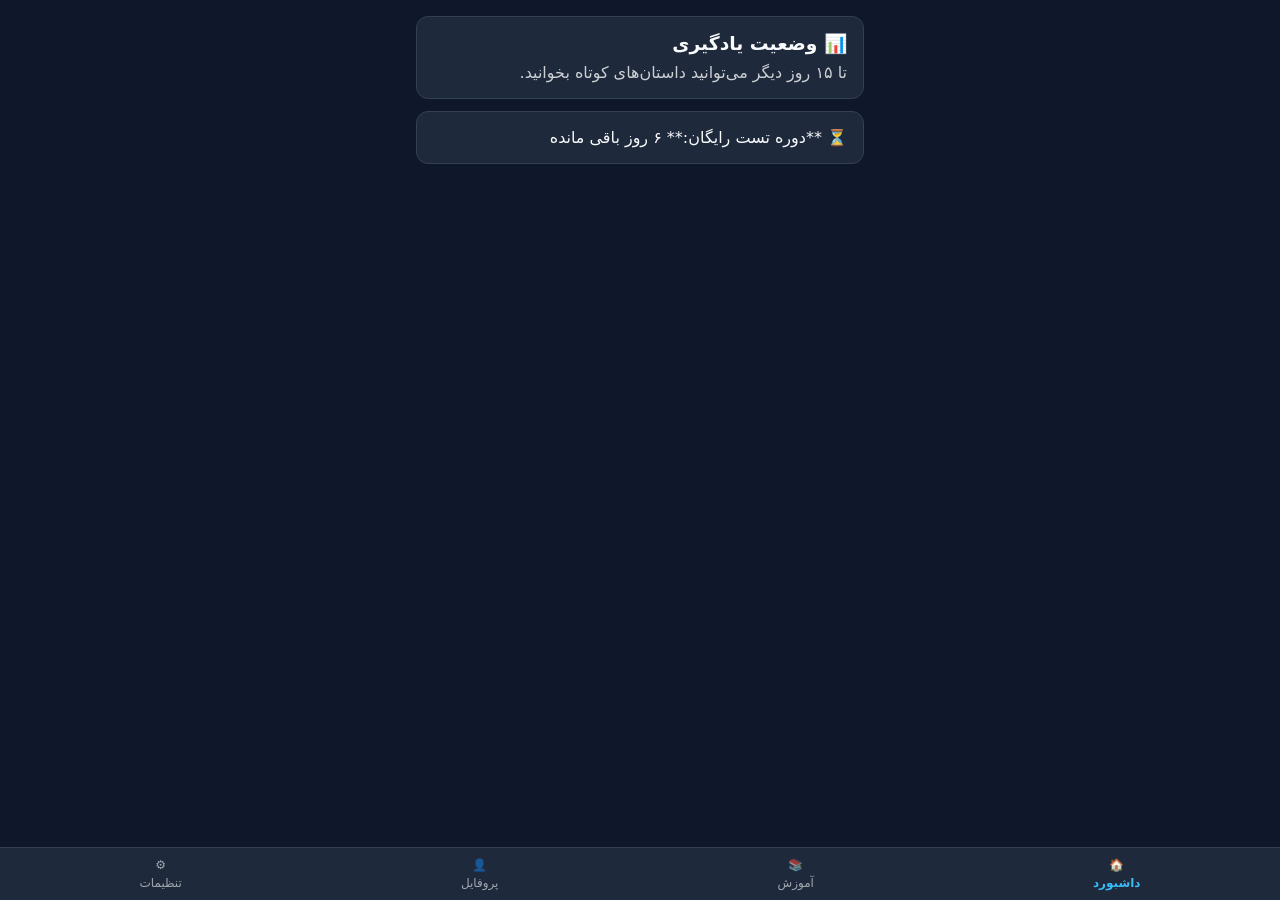
<file: index bakuup1.html>
<!DOCTYPE html>
<html lang="fa" dir="rtl">
<head>
  <meta charset="UTF-8">
  <meta name="viewport" content="width=device-width, initial-scale=1.0, user-scalable=no">
  <title>Language Learning TMA</title>
  <script src="https://telegram.org/js/telegram-web-app.js"></script>
  <style>
    :root {
      --bg-color: #0f172a;
      --card-bg: #1e293b;
      --text-color: #f8fafc;
      --accent-color: #38bdf8;
      --border-color: #334155;
    }
    [data-theme="light"] {
      --bg-color: #f8fafc;
      --card-bg: #ffffff;
      --text-color: #0f172a;
      --accent-color: #0284c7;
      --border-color: #e2e8f0;
    }
    * { box-sizing: border-box; margin: 0; padding: 0; font-family: system-ui, -apple-system, sans-serif; }
    body { background-color: var(--bg-color); color: var(--text-color); padding-bottom: 70px; user-select: none; }
    .container { padding: 16px; max-width: 480px; margin: 0 auto; }
    .card { background: var(--card-bg); border: 1px solid var(--border-color); border-radius: 12px; padding: 16px; margin-bottom: 12px; }
    .tab-content { display: none; }
    .tab-content.active { display: block; }
    .nav-bar { position: fixed; bottom: 0; left: 0; right: 0; background: var(--card-bg); border-top: 1px solid var(--border-color); display: flex; justify-content: space-around; padding: 10px 0; }
    .nav-item { border: none; background: none; color: var(--text-color); opacity: 0.6; font-size: 12px; display: flex; flex-direction: column; align-items: center; gap: 4px; cursor: pointer; }
    .nav-item.active { opacity: 1; color: var(--accent-color); font-weight: bold; }
    .btn { width: 100%; padding: 12px; background: var(--accent-color); color: #fff; border: none; border-radius: 8px; font-weight: bold; cursor: pointer; margin-top: 8px; }
  </style>
</head>
<body data-theme="dark">
  <div class="container">
    <!-- Dashboard Tab -->
    <div id="tab-dashboard" class="tab-content active">
      <div class="card">
        <h3>📊 وضعیت یادگیری</h3>
        <p style="margin-top: 8px; opacity: 0.8;">تا ۱۵ روز دیگر می‌توانید داستان‌های کوتاه بخوانید.</p>
      </div>
      <div class="card">
        <p>⏳ **دوره تست رایگان:** ۶ روز باقی مانده</p>
      </div>
    </div>

    <!-- Learn Tab -->
    <div id="tab-learn" class="tab-content">
      <div class="card">
        <h3>🎯 درس امروز</h3>
        <p style="margin: 8px 0;">شروع مسیر اختصاصی هوش مصنوعی</p>
        <button class="btn" onclick="alert('اتصال به n8n در فاز بعدی انجام می‌شود')">شروع تمرین</button>
      </div>
    </div>

    <!-- Profile Tab -->
    <div id="tab-profile" class="tab-content">
      <div class="card">
        <h3>👤 پروفایل کاربر</h3>
        <p id="user-info" style="margin-top: 8px;">در حال دریافت اطلاعات تلگرام...</p>
      </div>
    </div>

    <!-- Settings Tab -->
    <div id="tab-settings" class="tab-content">
      <div class="card">
        <h3>⚙️ تنظیمات</h3>
        <button class="btn" style="background: var(--card-bg); border: 1px solid var(--border-color); color: var(--text-color);" onclick="toggleTheme()">تغییر تم (دارک / لایت)</button>
      </div>
    </div>
  </div>

  <!-- Navigation -->
  <nav class="nav-bar">
    <button class="nav-item active" onclick="switchTab('dashboard', this)">🏠<span>داشبورد</span></button>
    <button class="nav-item" onclick="switchTab('learn', this)">📚<span>آموزش</span></button>
    <button class="nav-item" onclick="switchTab('profile', this)">👤<span>پروفایل</span></button>
    <button class="nav-item" onclick="switchTab('settings', this)">⚙️<span>تنظیمات</span></button>
  </nav>

  <script>
    const tg = window.Telegram.WebApp;
    tg.expand();

    // ⚠️ آدرس وب‌هوکی که از n8n کپی کردید را اینجا بگذارید
    const N8N_WEBHOOK_URL = "https://your-n8n-domain.com/webhook/auth"; 

    // ۱. تابع تعویض تب‌های پایین برنامه
    function switchTab(tabId, el) {
      document.querySelectorAll('.tab-content').forEach(t => t.classList.remove('active'));
      document.querySelectorAll('.nav-item').forEach(n => n.classList.remove('active'));
      document.getElementById('tab-' + tabId).classList.add('active');
      if (el) el.classList.add('active');
    }

    // ۲. تابع تغییر تم (دارک / لایت)
    function toggleTheme() {
      const body = document.body;
      const current = body.getAttribute('data-theme');
      body.setAttribute('data-theme', current === 'dark' ? 'light' : 'dark');
    }

    // ۳. تابع احراز هویت و دریافت اطلاعات از n8n
    async function initApp() {
      const user = tg.initDataUnsafe?.user || { id: 123456789, first_name: "کاربر تست" };
    
      try {
        const response = await fetch(N8N_WEBHOOK_URL, {
          method: "POST",
          headers: { "Content-Type": "application/json" },
          body: JSON.stringify({
            telegram_id: user.id,
            first_name: user.first_name
          })
        });
      
        const data = await response.json();
        const userData = Array.isArray(data) ? data[0] : data;

        // بروزرسانی بخش پروفایل و داشبورد
        const userInfoEl = document.getElementById('user-info');
        if (userInfoEl) {
          userInfoEl.innerText = `کاربر: ${userData.first_name} (سطح: ${userData.cefr_level || 'تعیین نشده'})`;
        }
      
        if (userData.access_status === 'EXPIRED') {
          alert('مهلت ۷ روزه تست رایگان شما تمام شده است. لطفاً اشتراک تهیه کنید.');
        } else {
          const trialEl = document.querySelector('#tab-dashboard .card:nth-child(2) p');
          if (trialEl) {
            trialEl.innerText = `⏳ **دوره تست رایگان:** ${userData.remaining_trial_days} روز باقی مانده`;
          }
        }

      } catch (err) {
        console.error("خطا در احراز هویت:", err);
      }
    }

    // اجرا هنگام شروع برنامه
    initApp();
  </script>
</body>
</html>
</file>
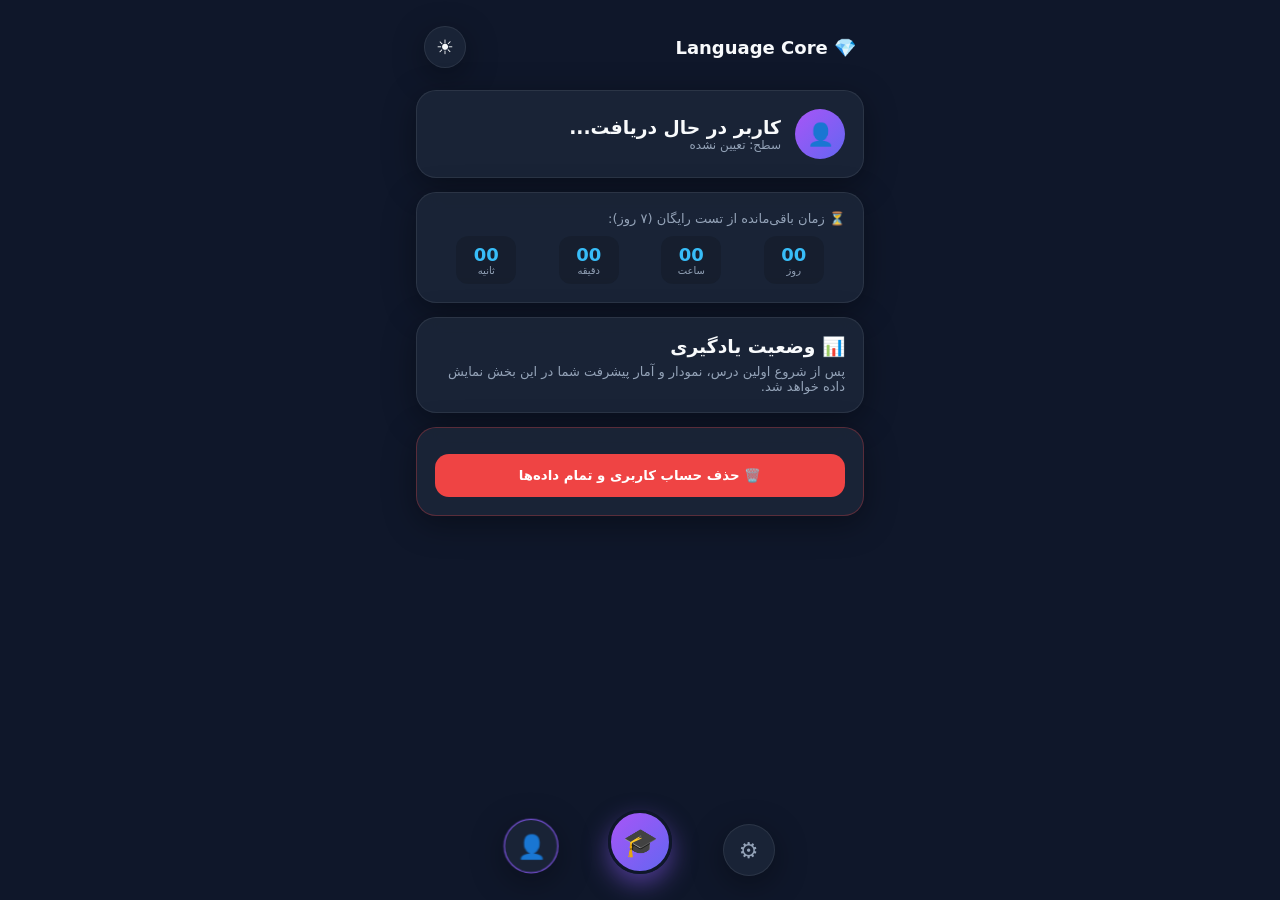
<file: backup/index backup 002.html>
<!DOCTYPE html>
<html lang="fa" dir="rtl">
<head>
  <meta charset="UTF-8">
  <meta name="viewport" content="width=device-width, initial-scale=1.0, user-scalable=no">
  <title>Language Learning MiniApp</title>
  <script src="https://telegram.org/js/telegram-web-app.js"></script>

  <style>
    /* ========================================================= */
    /* ۱. متغیرهای تم رنگی (تاریک و روشن)                        */
    /* ========================================================= */
    :root {
      --bg-main: #0f172a;
      --card-bg: rgba(30, 41, 59, 0.75);
      --card-border: rgba(255, 255, 255, 0.08);
      --text-main: #f8fafc;
      --text-sub: #94a3b8;
      --primary: #8b5cf6;
      --primary-gradient: linear-gradient(135deg, #a855f7 0%, #6366f1 100%);
      --accent: #38bdf8;
      --danger: #ef4444;
      --shadow: 0 8px 32px 0 rgba(0, 0, 0, 0.36);
    }

    [data-theme="light"] {
      --bg-main: #f1f5f9;
      --card-bg: rgba(255, 255, 255, 0.9);
      --card-border: rgba(0, 0, 0, 0.06);
      --text-main: #0f172a;
      --text-sub: #64748b;
      --primary: #7c3aed;
      --primary-gradient: linear-gradient(135deg, #7c3aed 0%, #4f46e5 100%);
      --accent: #0284c7;
      --danger: #dc2626;
      --shadow: 0 8px 24px 0 rgba(149, 157, 165, 0.15);
    }

    /* ========================================================= */
    /* ۲. استایل‌های عمومی و بدنه برنامه                          */
    /* ========================================================= */
    * { box-sizing: border-box; margin: 0; padding: 0; font-family: system-ui, -apple-system, sans-serif; transition: all 0.25s ease; }
    body { background: var(--bg-main); color: var(--text-main); padding-bottom: 100px; user-select: none; }
    .container { padding: 16px; max-width: 480px; margin: 0 auto; }

    /* هدر بالای برنامه (عنوان + دکمه تم) */
    .top-header { display: flex; justify-content: space-between; align-items: center; padding: 10px 8px; margin-bottom: 12px; }
    .theme-toggle-btn { background: var(--card-bg); border: 1px solid var(--card-border); border-radius: 50%; width: 42px; height: 42px; display: flex; align-items: center; justify-content: center; font-size: 20px; cursor: pointer; box-shadow: var(--shadow); color: var(--text-main); }

    /* کارت‌های شیشه‌ای (Glassmorphism) */
    .card { background: var(--card-bg); backdrop-filter: blur(12px); border: 1px solid var(--card-border); border-radius: 20px; padding: 18px; margin-bottom: 14px; box-shadow: var(--shadow); }

    /* باکس معکوس‌شمار زمان تست */
    .timer-box { display: flex; justify-content: space-around; direction: ltr; margin-top: 10px; text-align: center; }
    .timer-unit { background: rgba(0,0,0,0.15); padding: 8px 12px; border-radius: 12px; min-width: 60px; }
    .timer-val { font-size: 18px; font-weight: bold; color: var(--accent); }
    .timer-lbl { font-size: 10px; color: var(--text-sub); }

    /* سیستم تب‌ها و صفحات */
    .tab-content { display: none; }
    .tab-content.active { display: block; animation: fadeIn 0.25s ease-in-out; }
    @keyframes fadeIn { from { opacity: 0; transform: translateY(6px); } to { opacity: 1; transform: translateY(0); } }

    /* ========================================================= */
    /* ۳. منوی شناور پایینی (بدون کادر پس‌زمینه و بدون متن)        */
    /* ========================================================= */
    .nav-bar { 
      position: fixed; 
      bottom: 20px; 
      left: 0; 
      right: 0; 
      max-width: 320px; 
      margin: 0 auto; 
      background: transparent; /* کادر و پس‌زمینه منو حذف شد */
      border: none;
      display: flex; 
      justify-content: space-around; 
      align-items: center; 
      height: 60px; 
      z-index: 100; 
      pointer-events: none; /* جلوگیری از مسدود شدن لمس نقاط خالی */
    }

    .nav-item { 
      pointer-events: auto; /* فعال‌سازی لمس روی خود دکمه‌ها */
      border: 1px solid var(--card-border); 
      background: var(--card-bg); 
      color: var(--text-sub); 
      width: 52px; 
      height: 52px; 
      border-radius: 50%; 
      display: flex; 
      align-items: center; 
      justify-content: center; 
      font-size: 22px; 
      cursor: pointer; 
      box-shadow: var(--shadow);
      backdrop-filter: blur(10px);
    }

    .nav-item.active { 
      color: var(--primary); 
      border-color: var(--primary);
      transform: translateY(-4px) scale(1.05);
    }

    /* دکمه برجسته وسط (آموزش) */
    .nav-item.learn-center { 
      width: 64px; 
      height: 64px; 
      background: var(--primary-gradient); 
      color: #fff; 
      font-size: 28px; 
      box-shadow: 0 10px 25px rgba(139, 92, 246, 0.5); 
      border: 3px solid var(--bg-main); 
      transform: translateY(-8px);
    }
    
    .nav-item.learn-center.active {
      transform: translateY(-12px) scale(1.08);
    }

    /* فرم‌ها و دکمه‌ها */
    .btn { width: 100%; padding: 14px; background: var(--primary-gradient); color: #fff; border: none; border-radius: 14px; font-weight: bold; cursor: pointer; margin-top: 8px; }
    .btn-danger { background: var(--danger); }
    .setting-group { margin-bottom: 12px; }
    .setting-title { font-weight: bold; font-size: 14px; margin-bottom: 8px; color: var(--accent); }
    .input-field { width: 100%; padding: 10px; border-radius: 10px; border: 1px solid var(--card-border); background: rgba(0,0,0,0.1); color: var(--text-main); margin-bottom: 8px; }

    /* پاپ‌آپ حذف حساب */
    .modal { display: none; position: fixed; top: 0; left: 0; right: 0; bottom: 0; background: rgba(0,0,0,0.75); backdrop-filter: blur(4px); z-index: 200; align-items: center; justify-content: center; padding: 16px; }
    .modal-content { background: var(--bg-main); border: 1px solid var(--card-border); border-radius: 24px; padding: 20px; max-width: 360px; text-align: center; }
  </style>
</head>
<body data-theme="dark">

  <div class="container">
    <!-- هدر بالای برنامه -->
    <div class="top-header">
      <div style="font-size: 18px; font-weight: bold;">💎 Language Core</div>
      <!-- دکمه تغییر تم نمادین (خورشید / ماه) -->
      <button class="theme-toggle-btn" id="theme-btn" onclick="toggleTheme()">☀️</button>
    </div>

    <!-- ========================================================= -->
    <!-- صفحه ۱: داشبورد و پروفایل (سمت راست منو)                   -->
    <!-- ========================================================= -->
    <div id="tab-dashboard" class="tab-content active">
      <div class="card" style="display: flex; align-items: center; gap: 14px;">
        <div style="width: 50px; height: 50px; border-radius: 50%; background: var(--primary-gradient); display: flex; align-items: center; justify-content: center; font-size: 22px; color: white;">👤</div>
        <div>
          <h3 id="user-name">کاربر در حال دریافت...</h3>
          <p id="user-level" style="font-size: 12px; color: var(--text-sub);">سطح: تعیین نشده</p>
        </div>
      </div>

      <!-- باکس شمارش معکوس پایان اشتراک -->
      <div class="card">
        <p style="font-size: 13px; color: var(--text-sub);">⏳ زمان باقی‌مانده از تست رایگان (۷ روز):</p>
        <div class="timer-box">
          <div class="timer-unit"><div class="timer-val" id="t-sec">00</div><div class="timer-lbl">ثانیه</div></div>
          <div class="timer-unit"><div class="timer-val" id="t-min">00</div><div class="timer-lbl">دقیقه</div></div>
          <div class="timer-unit"><div class="timer-val" id="t-hrs">00</div><div class="timer-lbl">ساعت</div></div>
          <div class="timer-unit"><div class="timer-val" id="t-day">00</div><div class="timer-lbl">روز</div></div>
        </div>
      </div>

      <!-- وضعیت پیشرفت -->
      <div class="card">
        <h3>📊 وضعیت یادگیری</h3>
        <p style="font-size: 13px; color: var(--text-sub); margin-top: 6px;">پس از شروع اولین درس، نمودار و آمار پیشرفت شما در این بخش نمایش داده خواهد شد.</p>
      </div>

      <!-- بخش حذف حساب کاربری -->
      <div class="card" style="border-color: rgba(239, 68, 68, 0.3);">
        <button class="btn btn-danger" onclick="openDeleteModal()">🗑️ حذف حساب کاربری و تمام داده‌ها</button>
      </div>
    </div>

    <!-- ========================================================= -->
    <!-- صفحه ۲: مرکز آموزش (دکمه وسط منو)                          -->
    <!-- ========================================================= -->
    <div id="tab-learn" class="tab-content">
      <div class="card" style="text-align: center; padding: 30px 16px;">
        <h2>🎓 مسیر اختصاصی آموزش</h2>
        <p style="color: var(--text-sub); margin: 12px 0; font-size: 13px;">آماده شروع تعیین سطح و دریافت برنامه هوش مصنوعی هستید؟</p>
        <button class="btn" onclick="alert('اتصال به موتور هوش مصنوعی در گام بعدی انجام خواهد شد.')">شروع مسیر آموزش</button>
      </div>
    </div>

    <!-- ========================================================= -->
    <!-- صفحه ۳: تنظیمات (سمت چپ منو)                              -->
    <!-- ========================================================= -->
    <div id="tab-settings" class="tab-content">
      <div class="card">
        <h3>⚙️ تنظیمات برنامه</h3>
        
        <!-- گروه ۱: نمایش -->
        <div class="setting-group" style="margin-top: 14px;">
          <div class="setting-title">🎨 1. تنظیمات نمایش</div>
          <select class="input-field"><option>فونت وزیر متن (پیش‌فرض)</option><option>فونت یکان</option></select>
          <select class="input-field"><option>اندازه متن: متوسط</option><option>اندازه متن: بزرگ</option></select>
        </div>

        <!-- گروه ۲: صوت -->
        <div class="setting-group">
          <div class="setting-title">🔊 2. تنظیمات صوت</div>
          <select class="input-field">
            <option>1. الکس (مرد - رسمی)</option>
            <option>2. سارا (زن - گویش آمریکایی)</option>
          </select>
        </div>

        <!-- گروه ۳: یادآوری -->
        <div class="setting-group">
          <div class="setting-title">🔔 3. یادآوری روزانه</div>
          <input type="time" class="input-field" value="20:00">
        </div>

        <!-- گروه ۴: حریم خصوصی -->
        <div class="setting-group">
          <div class="setting-title">🛡️ 4. حریم خصوصی</div>
          <p style="font-size: 11px; color: var(--text-sub);">تمامی داده‌های تمرینی شما به‌صورت رمزنگاری‌شده در سرور ذخیره می‌شود.</p>
        </div>

        <!-- گروه ۵: درباره ما -->
        <div class="setting-group">
          <div class="setting-title">ℹ️ 5. درباره ما</div>
          <p style="font-size: 11px; color: var(--text-sub);">نسخه مینی‌آپ: 2.1.0 (پشتیبانی ۲۴ ساعته)</p>
        </div>
      </div>
    </div>
  </div>

  <!-- ========================================================= -->
  <!-- منوی شناور پایینی (بدون کادر پس‌زمینه و بدون متن زیر آیکون‌ها) -->
  <!-- ========================================================= -->
  <nav class="nav-bar">
    <!-- دکمه تنظیمات (سمت چپ) -->
    <button class="nav-item" onclick="switchTab('settings', this)" title="تنظیمات">⚙️</button>

    <!-- دکمه مرکزی آموزش (برجسته) -->
    <button class="nav-item learn-center" onclick="switchTab('learn', this)" title="آموزش">🎓</button>

    <!-- دکمه داشبورد و پروفایل با آیکون کاربر (سمت راست) -->
    <button class="nav-item active" onclick="switchTab('dashboard', this)" title="داشبورد و پروفایل">👤</button>
  </nav>

  <!-- ========================================================= -->
  <!-- پاپ‌آپ هشدار حذف حساب کاربری                              -->
  <!-- ========================================================= -->
  <div class="modal" id="delete-modal">
    <div class="modal-content">
      <h3 style="color: var(--danger); margin-bottom: 10px;">⚠️ حذف حساب کاربری</h3>
      <p style="font-size: 12px; color: var(--text-sub); margin-bottom: 16px;">تمام داده‌ها، پیشرفت لایتنر و تاریخچه فعالیت شما به‌صورت دائمی حذف خواهد شد و غیرقابل بازیابی است. آیا مطمئن هستید؟</p>
      <div style="display: flex; gap: 8px;">
        <button class="btn btn-danger" onclick="executeAccountDeletion()">تأیید حذف کامل</button>
        <button class="btn" style="background: var(--card-bg); border: 1px solid var(--card-border);" onclick="closeDeleteModal()">انصراف</button>
      </div>
    </div>
  </div>

  <!-- ========================================================= -->
  <!-- کدهای JavaScript (با کامنت‌گذاری کامل جهت دیباگ)              -->
  <!-- ========================================================= -->
  <script>
    // تنظیمات تلگرام
    const tg = window.Telegram.WebApp;
    tg.expand();

    // آدرس‌های وب‌فوک n8n
    const N8N_AUTH_URL = "https://sahand212.app.n8n.cloud/webhook/auth"; 
    const N8N_DELETE_URL = "https://sahand212.app.n8n.cloud/webhook/delete-account";

    let currentUserTelegramId = null;

    // =========================================================
    // ۱. تابع تعویض صفحات (Navigation Engine) - رفع مشکل کلیدها
    // =========================================================
    function switchTab(tabId, el) {
      try {
        // مخفی کردن تمام تب‌ها
        const allTabs = document.querySelectorAll('.tab-content');
        allTabs.forEach(tab => tab.classList.remove('active'));

        // غیرفعال کردن استایل تمام دکمه‌های منو
        const allNavItems = document.querySelectorAll('.nav-item');
        allNavItems.forEach(item => item.classList.remove('active'));

        // نمایش تب انتخاب‌شده
        const selectedTab = document.getElementById('tab-' + tabId);
        if (selectedTab) {
          selectedTab.classList.add('active');
        }

        // فعال‌سازی استایل دکمه کلیک‌شده
        if (el) {
          el.classList.add('active');
        }
      } catch (err) {
        console.error("خطا در تعویض صفحه:", err);
      }
    }

    // =========================================================
    // ۲. تابع تغییر تم روز / شب (Theme Toggle Engine)
    // =========================================================
    function toggleTheme() {
      try {
        const body = document.body;
        const themeBtn = document.getElementById('theme-btn');
        const isDark = body.getAttribute('data-theme') === 'dark';
        
        if (isDark) {
          body.setAttribute('data-theme', 'light');
          if (themeBtn) themeBtn.innerText = '🌙';
        } else {
          body.setAttribute('data-theme', 'dark');
          if (themeBtn) themeBtn.innerText = '☀️';
        }
      } catch (err) {
        console.error("خطا در تغییر تم:", err);
      }
    }

    // =========================================================
    // ۳. تایمر معکوس زنده (روز : ساعت : دقیقه : ثانیه)
    // =========================================================
    function startCountdown(targetDateStr) {
      if (!targetDateStr) return;
      const targetDate = new Date(targetDateStr).getTime();
      
      setInterval(() => {
        const now = new Date().getTime();
        const diff = targetDate - now;

        if (diff <= 0) {
          document.getElementById('t-day').innerText = "00";
          document.getElementById('t-hrs').innerText = "00";
          document.getElementById('t-min').innerText = "00";
          document.getElementById('t-sec').innerText = "00";
          return;
        }

        const days = Math.floor(diff / (1000 * 60 * 60 * 24));
        const hours = Math.floor((diff % (1000 * 60 * 60 * 24)) / (1000 * 60 * 60));
        const minutes = Math.floor((diff % (1000 * 60 * 60)) / (1000 * 60));
        const seconds = Math.floor((diff % (1000 * 60)) / 1000);

        document.getElementById('t-day').innerText = String(days).padStart(2, '0');
        document.getElementById('t-hrs').innerText = String(hours).padStart(2, '0');
        document.getElementById('t-min').innerText = String(minutes).padStart(2, '0');
        document.getElementById('t-sec').innerText = String(seconds).padStart(2, '0');
      }, 1000);
    }

    // =========================================================
    // ۴. مدیریت پاپ‌آپ و فراخوانی وب‌فوک حذف حساب
    // =========================================================
    function openDeleteModal() { document.getElementById('delete-modal').style.display = 'flex'; }
    function closeDeleteModal() { document.getElementById('delete-modal').style.display = 'none'; }

    async function executeAccountDeletion() {
      if (!currentUserTelegramId) return;
      try {
        await fetch(N8N_DELETE_URL, {
          method: "POST",
          headers: { "Content-Type": "application/json" },
          body: JSON.stringify({ telegram_id: currentUserTelegramId })
        });
        alert('حساب کاربری و تمامی داده‌های شما با موفقیت پاک شد.');
        tg.close();
      } catch (e) {
        alert('خطا در پاک‌سازی حساب.');
      }
    }

    // =========================================================
    // ۵. دریافت اطلاعات کاربر و احراز هویت اولیه
    // =========================================================
    async function initApp() {
      const user = tg.initDataUnsafe?.user || { id: 123456789, first_name: "کاربر تست" };
      currentUserTelegramId = user.id;

      try {
        const response = await fetch(N8N_AUTH_URL, {
          method: "POST",
          headers: { "Content-Type": "application/json" },
          body: JSON.stringify({ telegram_id: user.id, first_name: user.first_name })
        });
        
        const data = await response.json();
        const userData = Array.isArray(data) ? data[0] : data;

        const nameEl = document.getElementById('user-name');
        const levelEl = document.getElementById('user-level');

        if (nameEl) nameEl.innerText = userData.first_name || user.first_name;
        if (levelEl) levelEl.innerText = `سطح آموزشی: ${userData.cefr_level || 'تعیین نشده'}`;

        if (userData.trial_ends_at) {
          startCountdown(userData.trial_ends_at);
        }

      } catch (err) {
        console.error("خطا در ارتباط با n8n:", err);
      }
    }

    // اجرا هنگام تعویض یا باز شدن صفحه
    initApp();
  </script>
</body>
</html>
</file>
